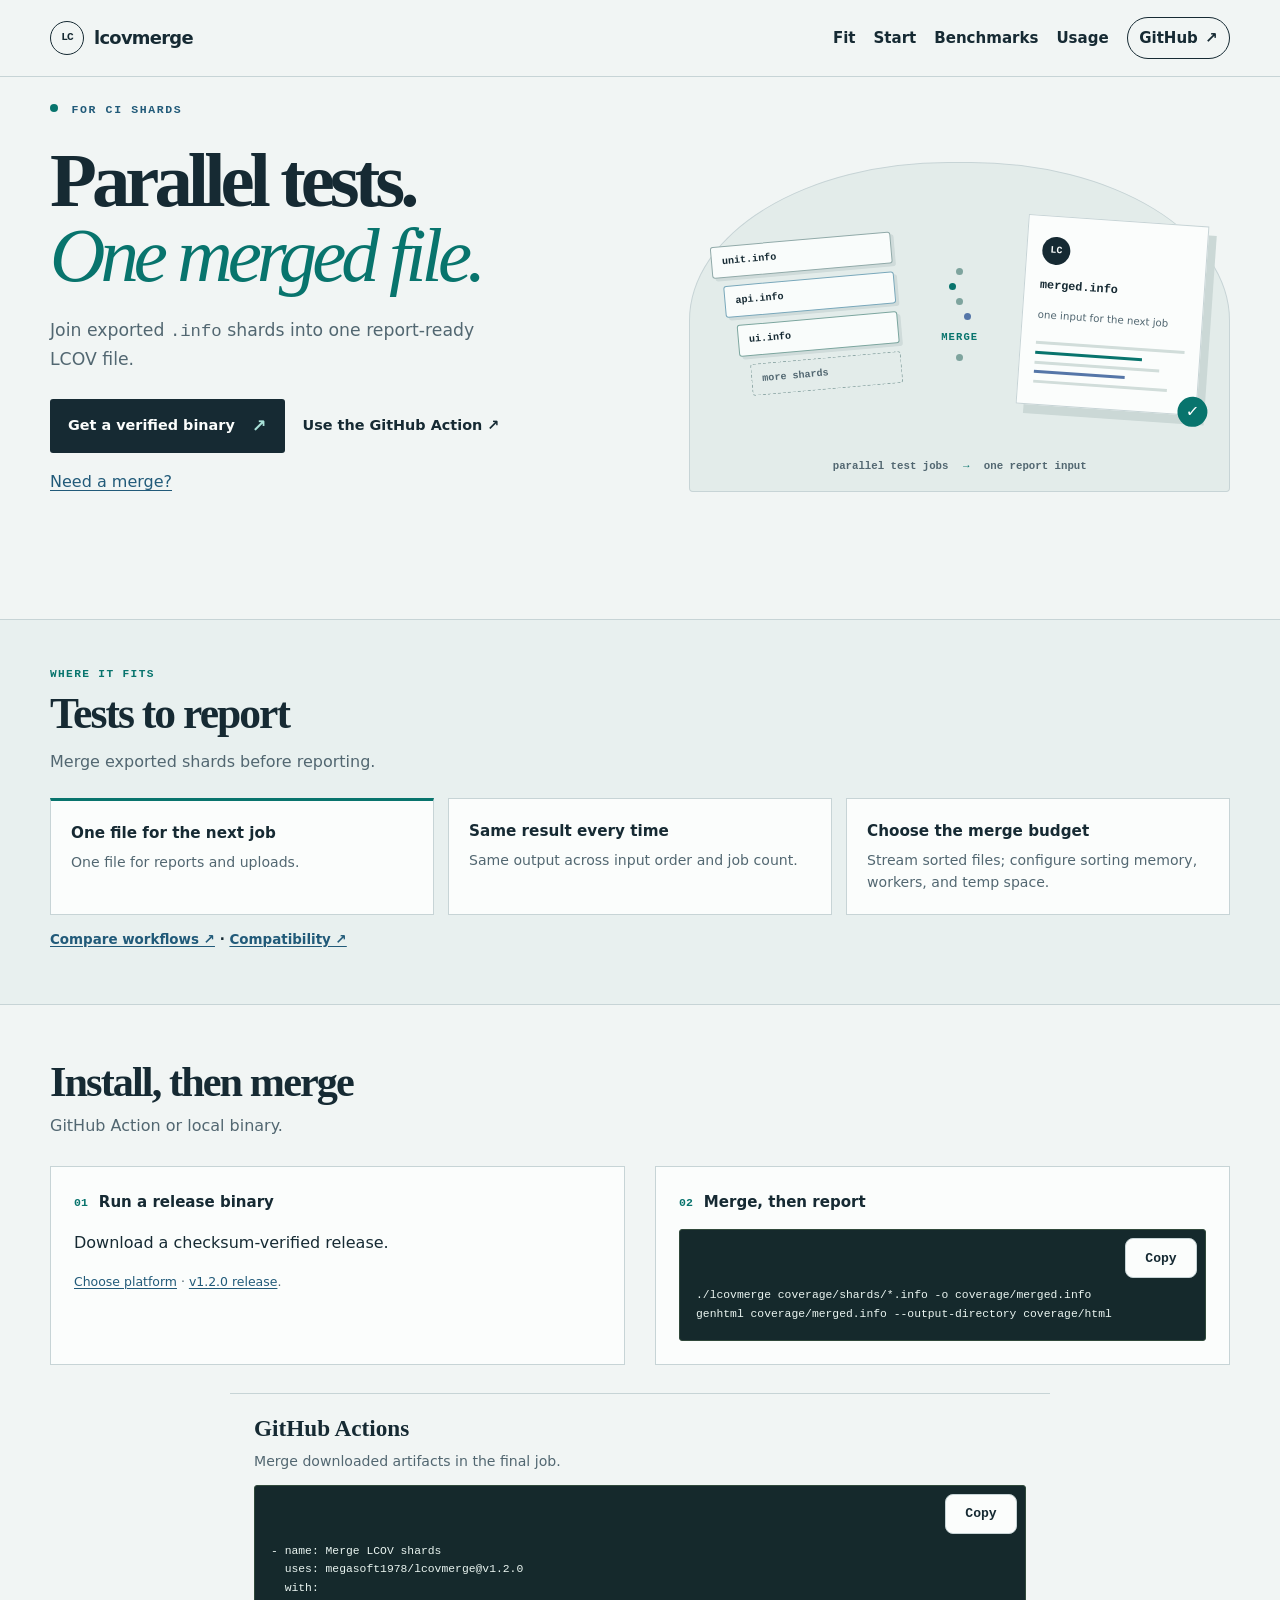
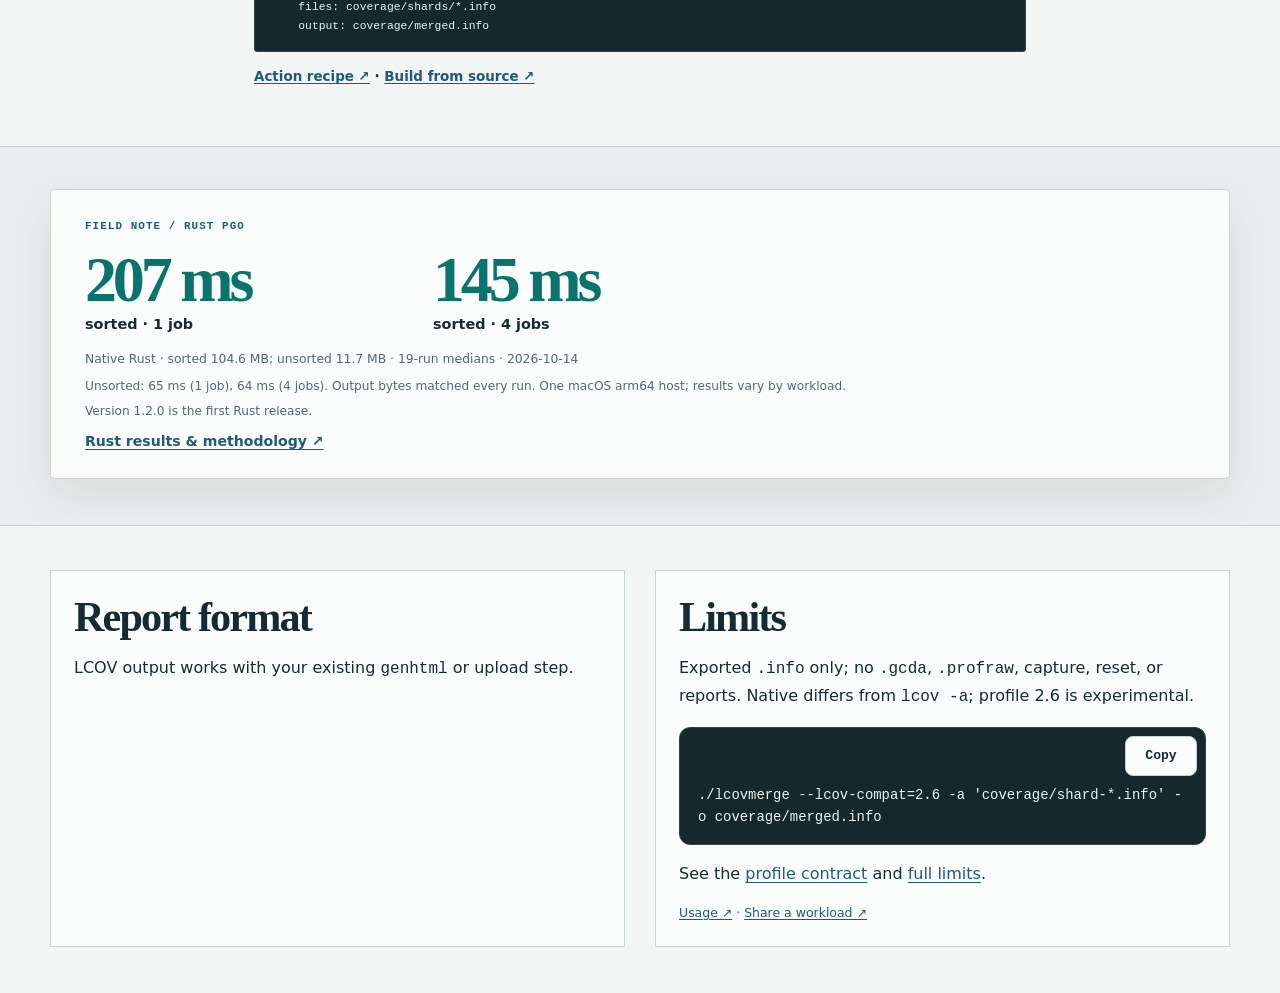
<file: docs/site/index.html>
<!doctype html>
<html lang="en">
<head>
  <meta charset="utf-8">
  <meta name="viewport" content="width=device-width, initial-scale=1">
  <meta name="theme-color" content="#f1f5f4">
  <meta name="description" content="Join the LCOV files from parallel CI test jobs into one deterministic report input. Use the native Rust CLI or verified GitHub Action.">
  <meta name="robots" content="index,follow">
  <title>LCOV file merger for parallel CI tests | lcovmerge</title>
  <link rel="canonical" href="https://megasoft1978.github.io/lcovmerge/">
  <link rel="icon" href="favicon.svg" type="image/svg+xml">
  <link rel="stylesheet" href="site.css?v=handoff-1">
  <script src="site.js" defer></script>
  <meta property="og:type" content="website">
  <meta property="og:site_name" content="lcovmerge">
  <meta property="og:title" content="LCOV file merger for parallel CI tests | lcovmerge">
  <meta property="og:description" content="Join the LCOV files from parallel CI test jobs into one deterministic report input. Use the native Rust CLI or verified GitHub Action.">
  <meta property="og:url" content="https://megasoft1978.github.io/lcovmerge/">
  <meta property="og:image" content="https://megasoft1978.github.io/lcovmerge/og-image.png?v=rust-1">
  <meta property="og:image:alt" content="lcovmerge combines exported LCOV files">
  <meta name="twitter:card" content="summary_large_image">
</head>
<body class="home-page">
  <a class="skip-link" href="#main">Skip to content</a>
  <header class="site-header">
    <div class="shell header-row">
      <a class="brand" href="index.html" aria-label="lcovmerge home">
        <span class="brand-mark" aria-hidden="true">LC</span><span class="brand-word">lcov<span>merge</span></span>
      </a>
      <nav class="main-nav" aria-label="Main navigation">
        <a href="#fit">Fit</a>
        <a href="#install">Start</a>
        <a href="benchmarks.html">Benchmarks</a>
        <a href="docs.html">Usage</a>
        <a class="nav-github" href="https://github.com/megasoft1978/lcovmerge">GitHub <span aria-hidden="true">↗</span></a>
      </nav>
    </div>
  </header>

  <main id="main" class="home-main">
    <header class="home-hero" aria-labelledby="hero-title">
      <div class="shell">
        <p class="eyebrow"><span class="signal-dot" aria-hidden="true"></span> For CI shards</p>
        <div class="home-story">
          <div class="home-story-copy">
            <h1 id="hero-title">Parallel tests.<br><em>One merged file.</em></h1>
            <p class="home-intro">Join exported <code>.info</code> shards into one report-ready LCOV file.</p>
            <div class="home-actions"><a class="home-primary" href="docs.html#install-binaries">Get a verified binary <span aria-hidden="true">↗</span></a><a class="home-secondary" href="docs.html#github-actions">Use the GitHub Action <span aria-hidden="true">↗</span></a></div>
            <p class="hero-fit-link"><a href="#fit">Need a merge?</a></p>
          </div>
          <div class="shard-art" role="img" aria-label="Several LCOV shard files flow into one merged file for a report job">
            <div class="shard-stack" aria-hidden="true"><span>unit.info</span><span>api.info</span><span>ui.info</span><span class="shard-more">more shards</span></div>
            <div class="shard-connector" aria-hidden="true"><i></i><i></i><i></i><i></i><b>merge</b><i></i></div>
            <div class="report-sheet" aria-hidden="true"><span class="report-mark">LC</span><strong>merged.info</strong><small>one input for the next job</small><div class="report-lines"><i></i><i></i><i></i><i></i><i></i></div><span class="report-check">✓</span></div>
            <p class="art-caption">parallel test jobs <span>→</span> one report input</p>
          </div>
        </div>
      </div>
    </header>

    <section class="fit-section" id="fit" aria-labelledby="fit-title">
      <div class="shell">
        <p class="eyebrow">Where it fits</p>
        <h2 id="fit-title">Tests to report</h2>
        <p class="fit-lede">Merge exported shards before reporting.</p>
        <div class="fit-grid">
          <article class="fit-card fit-card-yes">
            <h3>One file for the next job</h3>
            <p>One file for reports and uploads.</p>
          </article>
          <article class="fit-card">
            <h3>Same result every time</h3>
            <p>Same output across input order and job count.</p>
          </article>
          <article class="fit-card">
            <h3>Choose the merge budget</h3>
            <p>Stream sorted files; configure sorting memory, workers, and temp space.</p>
          </article>
        </div>
        <p class="fit-links"><a href="docs.html#workflow-fit">Compare workflows ↗</a> · <a href="docs.html#compatibility">Compatibility ↗</a></p>
      </div>
    </section>

    <section class="home-start" id="install" aria-labelledby="start-title">
      <div class="shell">
        <h2 id="start-title">Install, then merge</h2>
        <p class="start-lede">GitHub Action or local binary.</p>
        <div class="home-columns">
          <div>
            <h3><span class="step-number">01</span> Run a release binary</h3>
            <p>Download a checksum-verified release.</p>
            <p class="home-note"><a href="docs.html#install-binaries">Choose platform</a> · <a href="https://github.com/megasoft1978/lcovmerge/releases/tag/v1.2.0">v1.2.0 release</a>.</p>
          </div>
          <div>
            <h3><span class="step-number">02</span> Merge, then report</h3>
            <pre class="code-block" data-copy-label="Copy merge and report commands"><code>./lcovmerge coverage/shards/*.info -o coverage/merged.info
genhtml coverage/merged.info --output-directory coverage/html</code></pre>
          </div>
        </div>
        <div class="home-action-guide">
          <h3>GitHub Actions</h3>
            <p>Merge downloaded artifacts in the final job.</p>
          <pre class="code-block" data-copy-label="Copy GitHub Action step"><code>- name: Merge LCOV shards
  uses: megasoft1978/lcovmerge@v1.2.0
  with:
    files: coverage/shards/*.info
    output: coverage/merged.info</code></pre>
          <p class="fit-links"><a href="docs.html#github-actions">Action recipe ↗</a> · <a href="docs.html#first-run">Build from source ↗</a></p>
        </div>
      </div>
    </section>

    <section class="benchmark-section" aria-labelledby="benchmark-heading">
      <div class="shell">
        <h2 id="benchmark-heading" class="sr-only">Generated workload benchmark</h2>
        <div class="featured-benchmark" role="group" aria-label="Generated workload benchmark">
          <!-- HOME-BENCHMARK:START -->
<h2 id="home-title" class="home-stats"><span class="home-stat"><strong>207 ms</strong><small>sorted · 1 job</small></span><span class="home-stat"><strong>145 ms</strong><small>sorted · 4 jobs</small></span></h2>
<p class="featured-meta">Native Rust · sorted 104.6 MB; unsorted 11.7 MB · 19-run medians · 2026-10-14</p>
<p class="generated-note">Unsorted: 65 ms (1 job), 64 ms (4 jobs). Output bytes matched every run. One macOS arm64 host; results vary by workload.</p>
<p class="generated-note">Version 1.2.0 is the first Rust release.</p>
<a class="text-link" href="benchmarks.html">Rust results &amp; methodology ↗</a>
<!-- HOME-BENCHMARK:END -->
        </div>
      </div>
    </section>

    <section class="home-limits" aria-labelledby="limits-title">
      <div class="shell home-columns">
        <div>
          <h2 id="limits-title">Report format</h2>
          <p>LCOV output works with your existing <code>genhtml</code> or upload step.</p>
        </div>
        <div>
          <h2>Limits</h2>
          <p>Exported <code>.info</code> only; no <code>.gcda</code>, <code>.profraw</code>, capture, reset, or reports. Native differs from <code>lcov -a</code>; profile 2.6 is experimental.</p>
          <pre class="code-block" data-copy-label="Copy LCOV profile merge command"><code>./lcovmerge --lcov-compat=2.6 -a 'coverage/shard-*.info' -o coverage/merged.info</code></pre>
          <p>See the <a href="https://github.com/megasoft1978/lcovmerge/blob/main/docs/LCOV-PROFILE.md">profile contract</a> and <a href="https://github.com/megasoft1978/lcovmerge/blob/main/docs/LIMITATIONS.md">full limits</a>.</p>
          <p class="home-doc-links"><a href="docs.html">Usage ↗</a> · <a href="https://github.com/megasoft1978/lcovmerge/blob/main/docs/REAL-WORKLOADS.md">Share a workload ↗</a></p>
        </div>
      </div>
    </section>
  </main>

</body>
</html>
</file>
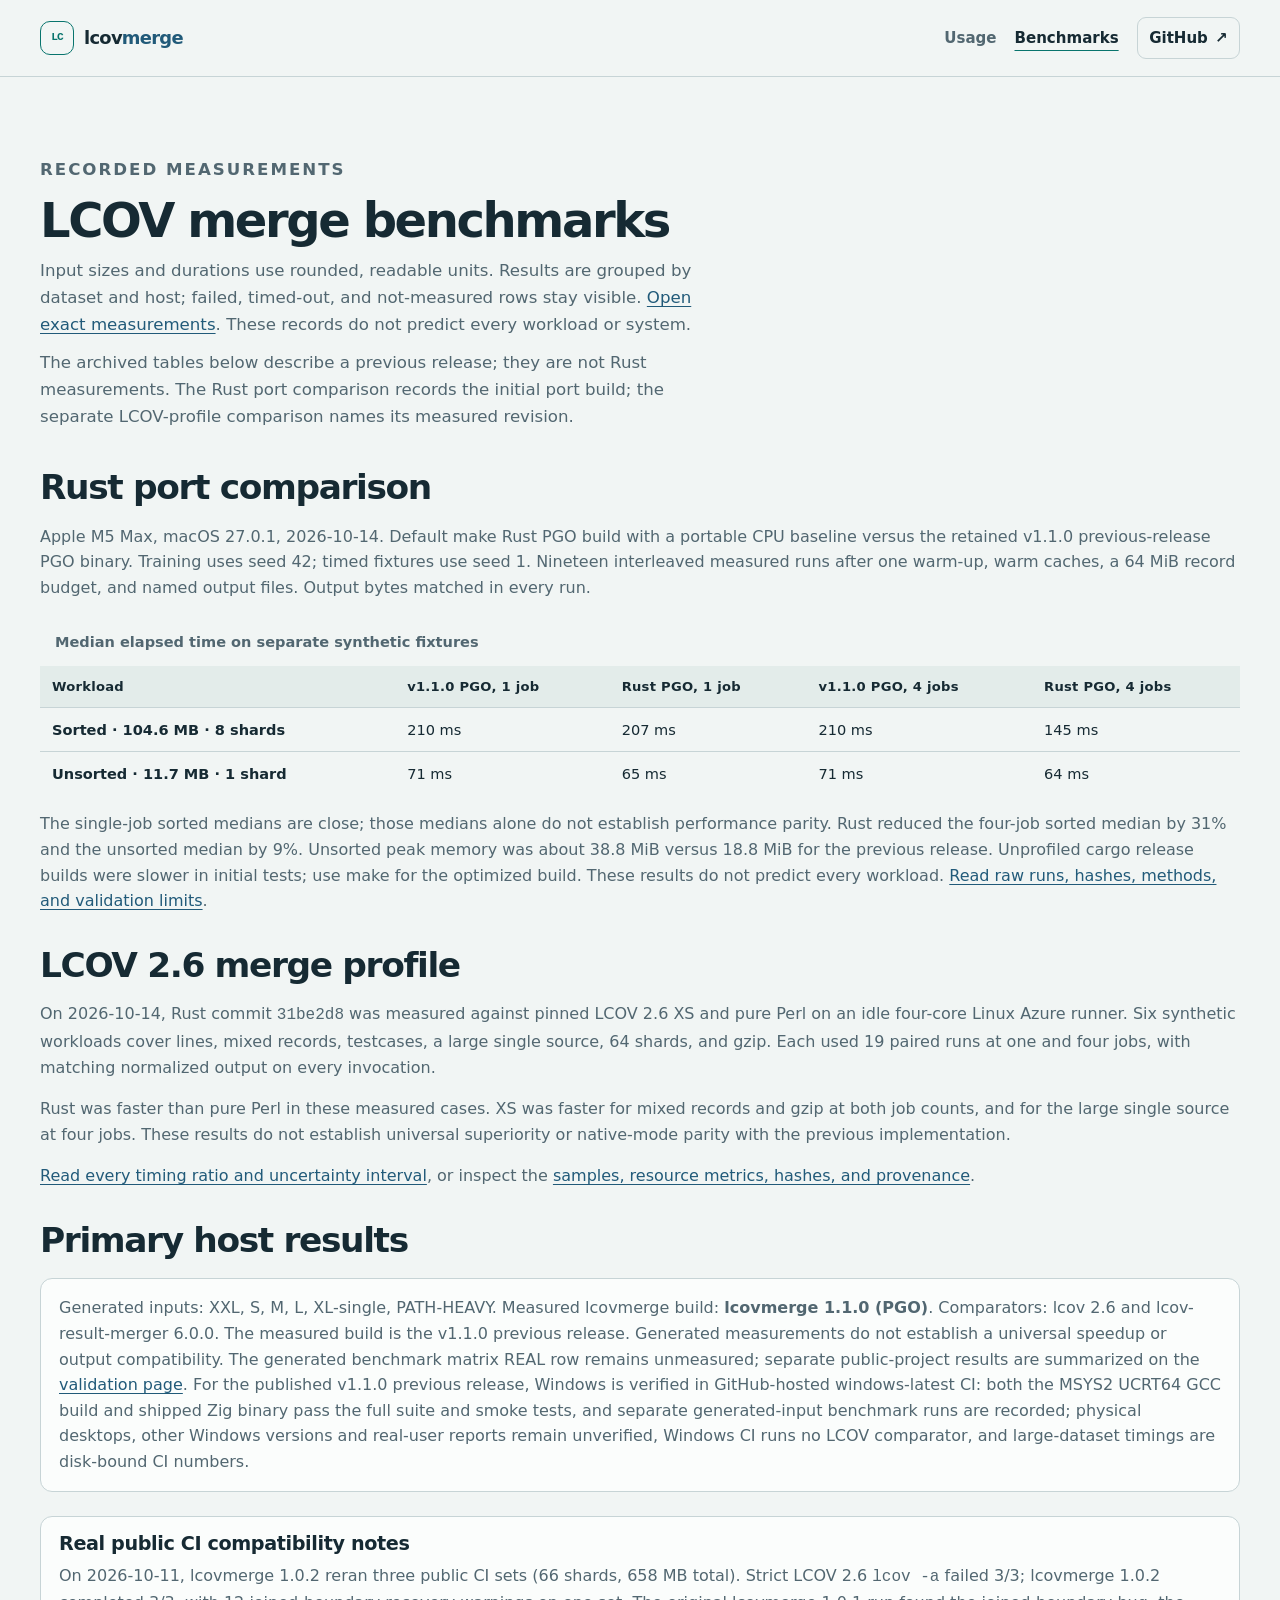
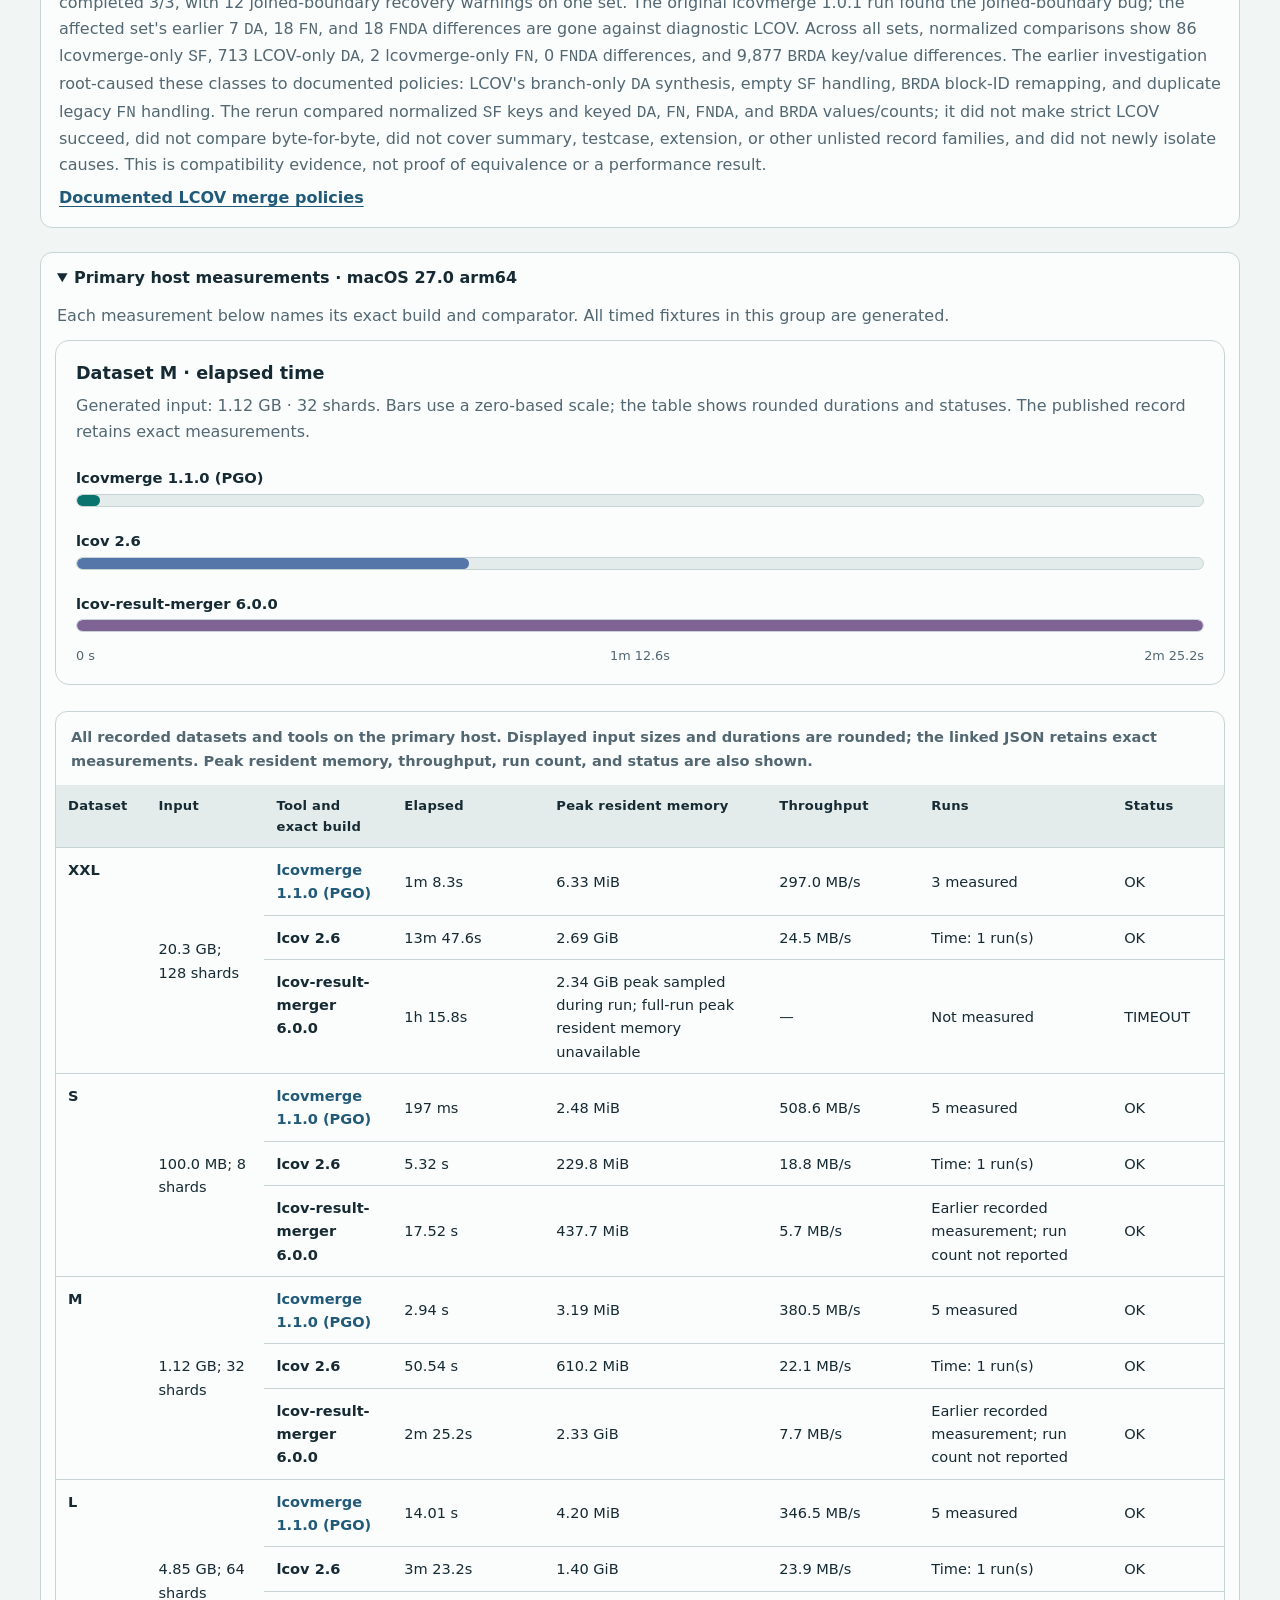
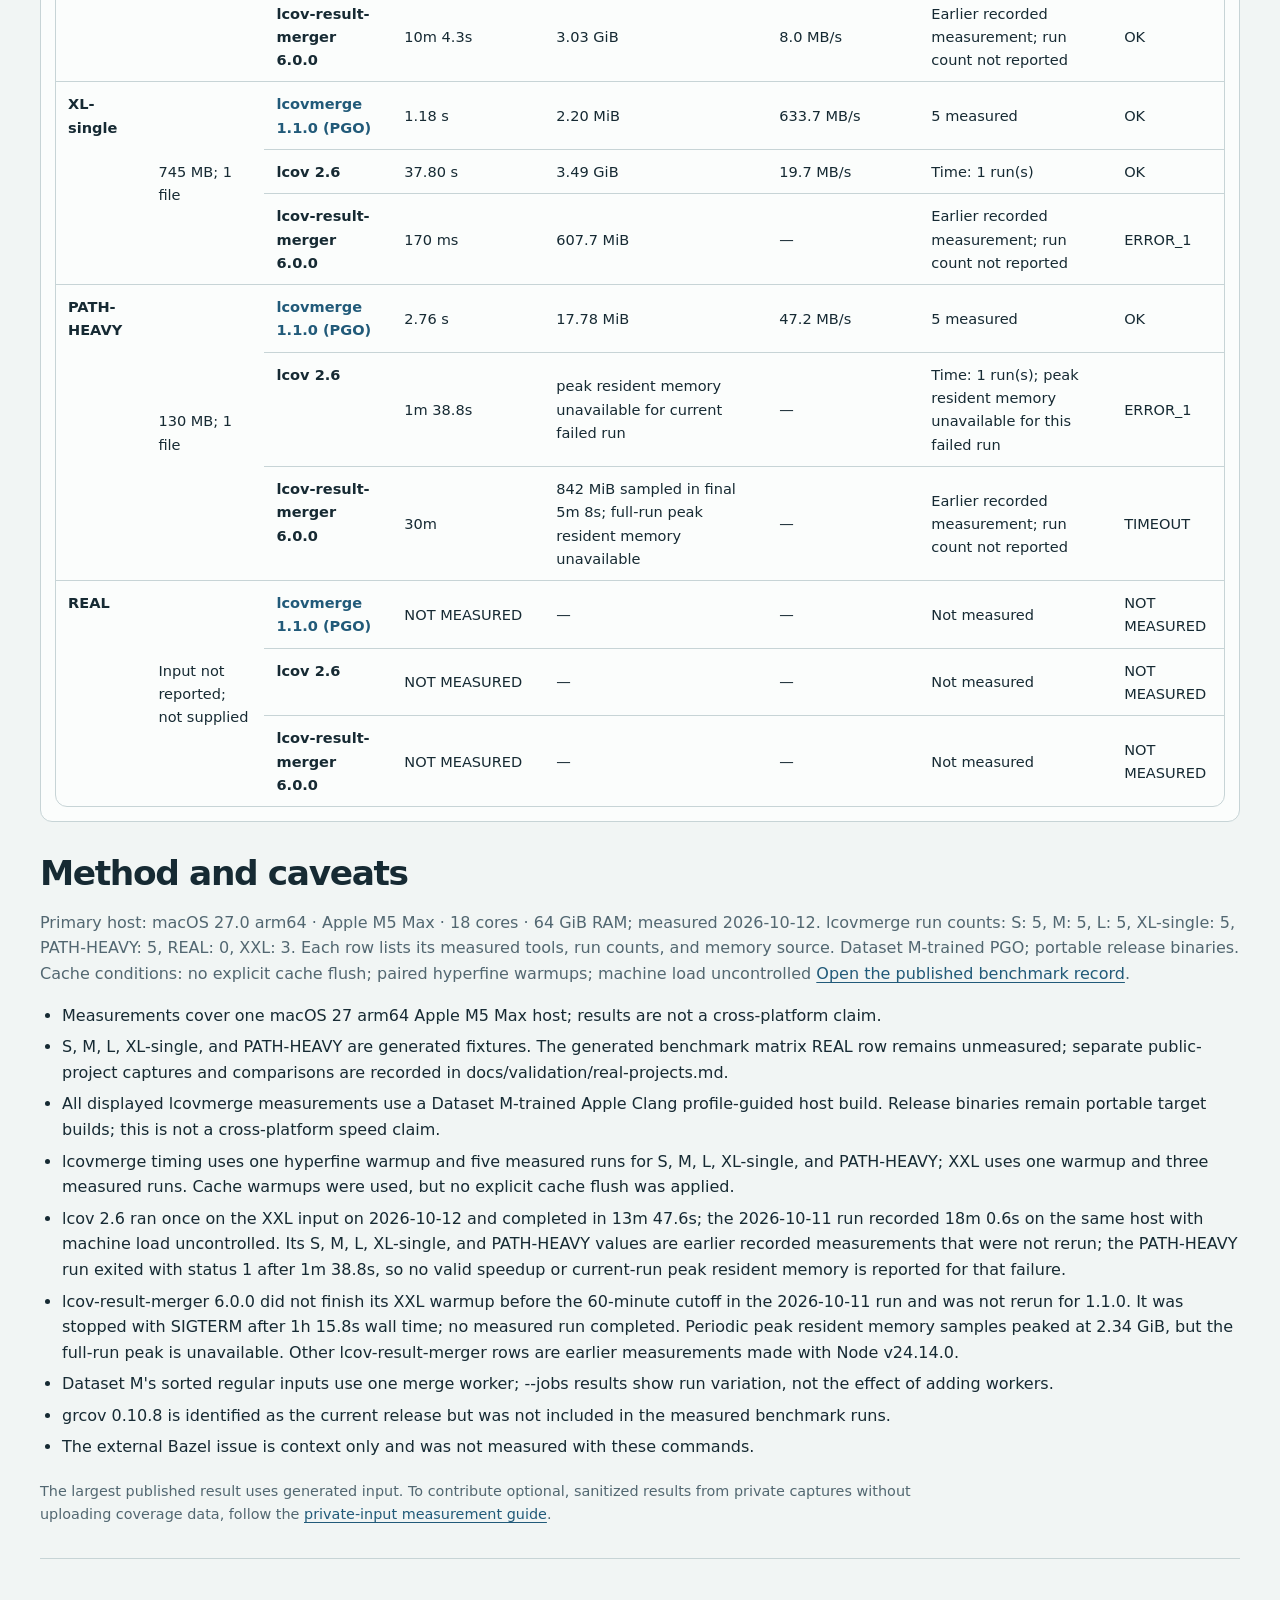
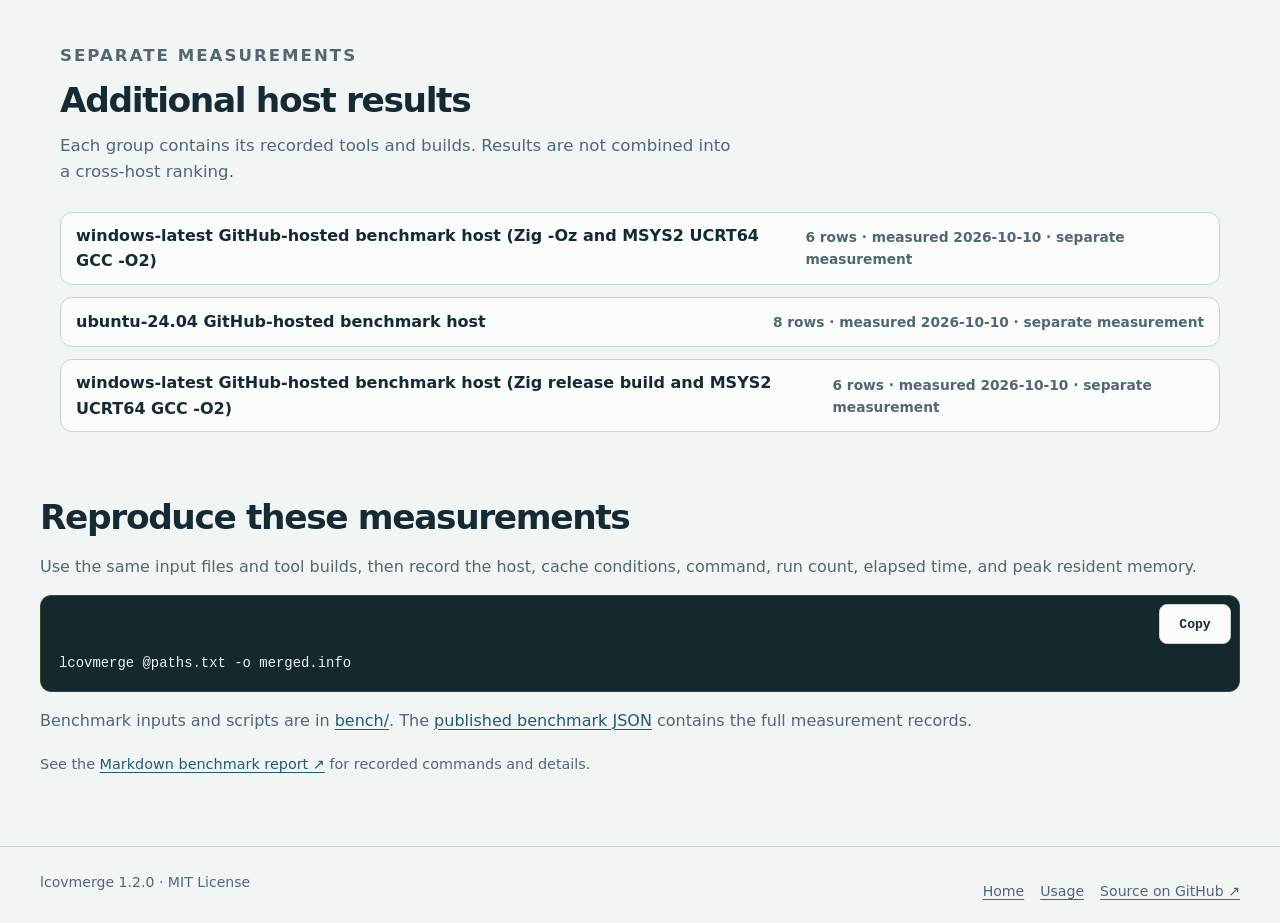
<file: docs/site/benchmarks.html>
<!doctype html>
<html lang="en" class="no-js">
<head>
  <meta charset="utf-8">
  <meta name="viewport" content="width=device-width, initial-scale=1">
  <meta name="theme-color" content="#f6f9f7" media="(prefers-color-scheme: light)">
  <meta name="theme-color" content="#09130f" media="(prefers-color-scheme: dark)">
  <meta name="description" content="Exact LCOV merge benchmark results by dataset and host, with run counts, failures, and method.">
  <meta name="robots" content="index,follow">
  <title>LCOV merge benchmarks — lcovmerge</title>
  <link rel="canonical" href="https://megasoft1978.github.io/lcovmerge/benchmarks.html">
  <link rel="icon" href="favicon.svg" type="image/svg+xml">
  <link rel="stylesheet" href="site.css">
  <link rel="stylesheet" href="pages.css">
  <script src="site.js" defer></script>
  <meta property="og:type" content="website">
  <meta property="og:site_name" content="lcovmerge">
  <meta property="og:title" content="LCOV merge benchmarks — lcovmerge">
  <meta property="og:description" content="Exact LCOV merge benchmark results by dataset and host, with run counts, failures, and method.">
  <meta property="og:url" content="https://megasoft1978.github.io/lcovmerge/benchmarks.html">
  <meta property="og:image" content="https://megasoft1978.github.io/lcovmerge/og-image.png?v=rust-1">
  <meta property="og:image:alt" content="lcovmerge benchmark records grouped by dataset and host">
  <meta name="twitter:card" content="summary_large_image">
  <meta name="twitter:title" content="LCOV merge benchmarks — lcovmerge">
  <meta name="twitter:description" content="Exact LCOV merge benchmark results by dataset and host, with run counts, failures, and method.">
  <meta name="twitter:image" content="https://megasoft1978.github.io/lcovmerge/og-image.png?v=rust-1">
  <meta name="twitter:image:alt" content="lcovmerge benchmark records grouped by dataset and host">
</head>
<body>
  <a class="skip-link" href="#main">Skip to content</a>
  <span id="copy-status" class="sr-only" aria-live="polite" aria-atomic="true"></span>
  <header class="site-header">
    <div class="shell header-row">
      <a class="brand" href="index.html" aria-label="lcovmerge home"><span class="brand-mark" aria-hidden="true">LC</span><span class="brand-word">lcov<span>merge</span></span></a>
      <nav class="main-nav" aria-label="Main navigation">
        <a href="docs.html">Usage</a>
        <a href="benchmarks.html" aria-current="page">Benchmarks</a>
        <a class="nav-github" href="https://github.com/megasoft1978/lcovmerge">GitHub <span aria-hidden="true">↗</span></a>
      </nav>
    </div>
  </header>
  <main id="main" class="shell benchmark-page">
    <header class="page-intro">
      <p class="eyebrow">Recorded measurements</p>
      <h1>LCOV merge benchmarks</h1>
      <p>Input sizes and durations use rounded, readable units. Results are grouped by dataset and host; failed, timed-out, and not-measured rows stay visible. <a href="data/benchmarks.json">Open exact measurements</a>. These records do not predict every workload or system.</p>
      <p class="small-note">The archived tables below describe a previous release; they are not Rust measurements. The Rust port comparison records the initial port build; the separate LCOV-profile comparison names its measured revision.</p>
    </header>
    <div class="page-body">
      <section id="rust-port-comparison" aria-labelledby="rust-port-title">
        <h2 id="rust-port-title">Rust port comparison</h2>
        <p>Apple M5 Max, macOS 27.0.1, 2026-10-14. Default make Rust PGO build with a portable CPU baseline versus the retained v1.1.0 previous-release PGO binary. Training uses seed 42; timed fixtures use seed 1. Nineteen interleaved measured runs after one warm-up, warm caches, a 64 MiB record budget, and named output files. Output bytes matched in every run.</p>
        <div class="table-scroll">
          <table>
            <caption>Median elapsed time on separate synthetic fixtures</caption>
            <thead><tr><th scope="col">Workload</th><th scope="col">v1.1.0 PGO, 1 job</th><th scope="col">Rust PGO, 1 job</th><th scope="col">v1.1.0 PGO, 4 jobs</th><th scope="col">Rust PGO, 4 jobs</th></tr></thead>
            <tbody><tr><th scope="row">Sorted · 104.6 MB · 8 shards</th><td>210 ms</td><td>207 ms</td><td>210 ms</td><td>145 ms</td></tr><tr><th scope="row">Unsorted · 11.7 MB · 1 shard</th><td>71 ms</td><td>65 ms</td><td>71 ms</td><td>64 ms</td></tr></tbody>
          </table>
        </div>
        <p>The single-job sorted medians are close; those medians alone do not establish performance parity. Rust reduced the four-job sorted median by 31% and the unsorted median by 9%. Unsorted peak memory was about 38.8 MiB versus 18.8 MiB for the previous release. Unprofiled cargo release builds were slower in initial tests; use make for the optimized build. These results do not predict every workload. <a href="data/rust-port-validation.json">Read raw runs, hashes, methods, and validation limits</a>.</p>
      </section>
      <section id="lcov-profile-comparison" aria-labelledby="lcov-profile-title">
        <h2 id="lcov-profile-title">LCOV 2.6 merge profile</h2>
        <p>On 2026-10-14, Rust commit <code>31be2d8</code> was measured against pinned LCOV 2.6 XS and pure Perl on an idle four-core Linux Azure runner. Six synthetic workloads cover lines, mixed records, testcases, a large single source, 64 shards, and gzip. Each used 19 paired runs at one and four jobs, with matching normalized output on every invocation.</p>
        <p>Rust was faster than pure Perl in these measured cases. XS was faster for mixed records and gzip at both job counts, and for the large single source at four jobs. These results do not establish universal superiority or native-mode parity with the previous implementation.</p>
        <p><a href="https://github.com/megasoft1978/lcovmerge/blob/main/docs/BENCHMARKS.md#isolated-linux-characterization-2026-10-14">Read every timing ratio and uncertainty interval</a>, or inspect the <a href="https://github.com/megasoft1978/lcovmerge/blob/main/data/lcov-profile-validation.json">samples, resource metrics, hashes, and provenance</a>.</p>
      </section>
      <section id="primary-results" aria-labelledby="results-title">
        <h2 id="results-title">Primary host results</h2>
        <div class="benchmark-scope"><!-- SITE-BENCHMARK-SCOPE:START -->
<p>Generated inputs: XXL, S, M, L, XL-single, PATH-HEAVY. Measured lcovmerge build: <strong>lcovmerge 1.1.0 (PGO)</strong>. Comparators: lcov 2.6 and lcov-result-merger 6.0.0. The measured build is the v1.1.0 previous release. Generated measurements do not establish a universal speedup or output compatibility. The generated benchmark matrix REAL row remains unmeasured; separate public-project results are summarized on the <a href="https://github.com/megasoft1978/lcovmerge/blob/main/docs/validation/real-projects.md">validation page</a>. For the published v1.1.0 previous release, Windows is verified in GitHub-hosted windows-latest CI: both the MSYS2 UCRT64 GCC build and shipped Zig binary pass the full suite and smoke tests, and separate generated-input benchmark runs are recorded; physical desktops, other Windows versions and real-user reports remain unverified, Windows CI runs no LCOV comparator, and large-dataset timings are disk-bound CI numbers.</p>
<!-- SITE-BENCHMARK-SCOPE:END --></div>
<section class="public-compatibility-note" id="public-compatibility" aria-labelledby="public-compatibility-title">
          <h2 id="public-compatibility-title">Real public CI compatibility notes</h2>
          <p>On 2026-10-11, lcovmerge 1.0.2 reran three public CI sets (66 shards, 658 MB total). Strict LCOV 2.6 <code>lcov -a</code> failed 3/3; lcovmerge 1.0.2 completed 3/3, with 12 joined-boundary recovery warnings on one set. The original lcovmerge 1.0.1 run found the joined-boundary bug; the affected set's earlier 7 <code>DA</code>, 18 <code>FN</code>, and 18 <code>FNDA</code> differences are gone against diagnostic LCOV. Across all sets, normalized comparisons show 86 lcovmerge-only <code>SF</code>, 713 LCOV-only <code>DA</code>, 2 lcovmerge-only <code>FN</code>, 0 <code>FNDA</code> differences, and 9,877 <code>BRDA</code> key/value differences. The earlier investigation root-caused these classes to documented policies: LCOV's branch-only <code>DA</code> synthesis, empty <code>SF</code> handling, <code>BRDA</code> block-ID remapping, and duplicate legacy <code>FN</code> handling. The rerun compared normalized <code>SF</code> keys and keyed <code>DA</code>, <code>FN</code>, <code>FNDA</code>, and <code>BRDA</code> values/counts; it did not make strict LCOV succeed, did not compare byte-for-byte, did not cover summary, testcase, extension, or other unlisted record families, and did not newly isolate causes. This is compatibility evidence, not proof of equivalence or a performance result.</p>
          <p><a href="https://github.com/megasoft1978/lcovmerge/blob/main/docs/COMPATIBILITY.md#policy-differences">Documented LCOV merge policies</a></p>
        </section>
        <details class="primary-host-block" open>
          <summary>Primary host measurements · macOS 27.0 arm64</summary>
          <p class="host-intro">Each measurement below names its exact build and comparator. All timed fixtures in this group are generated.</p>
          <figure class="benchmark-chart" aria-labelledby="chart-m-title">
            <!-- SITE-BENCHMARK-CHARTS:START -->
<figcaption><h3 id="chart-m-title">Dataset M · elapsed time</h3><p>Generated input: 1.12 GB · 32 shards. Bars use a zero-based scale; the table shows rounded durations and statuses. The published record retains exact measurements.</p></figcaption><ul class="bar-chart" aria-label="M elapsed-time comparison; rounded durations and statuses are in the table below"><li class="bar-chart-item lcovmerge"><div class="bar-chart-label"><span class="bar-chart-tool">lcovmerge 1.1.0 (PGO)</span></div><div class="bar-track" aria-hidden="true"><span class="bar-fill" style="width:2.025%"></span></div></li><li class="bar-chart-item lcov"><div class="bar-chart-label"><span class="bar-chart-tool">lcov 2.6</span></div><div class="bar-track" aria-hidden="true"><span class="bar-fill" style="width:34.815%"></span></div></li><li class="bar-chart-item lcov-result-merger"><div class="bar-chart-label"><span class="bar-chart-tool">lcov-result-merger 6.0.0</span></div><div class="bar-track" aria-hidden="true"><span class="bar-fill" style="width:100.000%"></span></div></li></ul><div class="bar-axis" role="img" aria-label="Elapsed-time scale from 0 to 2m 25.2s"><span>0 s</span><span>1m 12.6s</span><span>2m 25.2s</span></div>
<!-- SITE-BENCHMARK-CHARTS:END -->
          </figure>
          <div class="table-wrap desktop-benchmark-table" role="region" tabindex="0" aria-label="Primary host benchmark results, scroll horizontally if needed">
            <table class="benchmark-table">
              <caption>All recorded datasets and tools on the primary host. Displayed input sizes and durations are rounded; the linked JSON retains exact measurements. Peak resident memory, throughput, run count, and status are also shown.</caption>
              <thead><tr><th scope="col">Dataset</th><th scope="col">Input</th><th scope="col">Tool and exact build</th><th scope="col">Elapsed</th><th scope="col">Peak resident memory</th><th scope="col">Throughput</th><th scope="col">Runs</th><th scope="col">Status</th></tr></thead>
              <tbody><!-- SITE-BENCHMARK-RESULTS:START -->
<tr><th scope="rowgroup" rowspan="3">XXL</th><td rowspan="3">20.3 GB; 128 shards</td><th scope="row" class="tool-primary">lcovmerge 1.1.0 (PGO)</th><td class="table-numeric">1m 8.3s</td><td class="table-numeric">6.33 MiB</td><td class="table-numeric">297.0 MB/s</td><td>3 measured</td><td>OK</td></tr>
<tr><th scope="row">lcov 2.6</th><td class="table-numeric">13m 47.6s</td><td class="table-numeric">2.69 GiB</td><td class="table-numeric">24.5 MB/s</td><td>Time: 1 run(s)</td><td>OK</td></tr>
<tr><th scope="row">lcov-result-merger 6.0.0</th><td class="table-numeric">1h 15.8s</td><td class="table-numeric">2.34 GiB peak sampled during run; full-run peak resident memory unavailable</td><td class="table-numeric">—</td><td>Not measured</td><td>TIMEOUT</td></tr>
<tr><th scope="rowgroup" rowspan="3">S</th><td rowspan="3">100.0 MB; 8 shards</td><th scope="row" class="tool-primary">lcovmerge 1.1.0 (PGO)</th><td class="table-numeric">197 ms</td><td class="table-numeric">2.48 MiB</td><td class="table-numeric">508.6 MB/s</td><td>5 measured</td><td>OK</td></tr>
<tr><th scope="row">lcov 2.6</th><td class="table-numeric">5.32 s</td><td class="table-numeric">229.8 MiB</td><td class="table-numeric">18.8 MB/s</td><td>Time: 1 run(s)</td><td>OK</td></tr>
<tr><th scope="row">lcov-result-merger 6.0.0</th><td class="table-numeric">17.52 s</td><td class="table-numeric">437.7 MiB</td><td class="table-numeric">5.7 MB/s</td><td>Earlier recorded measurement; run count not reported</td><td>OK</td></tr>
<tr><th scope="rowgroup" rowspan="3">M</th><td rowspan="3">1.12 GB; 32 shards</td><th scope="row" class="tool-primary">lcovmerge 1.1.0 (PGO)</th><td class="table-numeric">2.94 s</td><td class="table-numeric">3.19 MiB</td><td class="table-numeric">380.5 MB/s</td><td>5 measured</td><td>OK</td></tr>
<tr><th scope="row">lcov 2.6</th><td class="table-numeric">50.54 s</td><td class="table-numeric">610.2 MiB</td><td class="table-numeric">22.1 MB/s</td><td>Time: 1 run(s)</td><td>OK</td></tr>
<tr><th scope="row">lcov-result-merger 6.0.0</th><td class="table-numeric">2m 25.2s</td><td class="table-numeric">2.33 GiB</td><td class="table-numeric">7.7 MB/s</td><td>Earlier recorded measurement; run count not reported</td><td>OK</td></tr>
<tr><th scope="rowgroup" rowspan="3">L</th><td rowspan="3">4.85 GB; 64 shards</td><th scope="row" class="tool-primary">lcovmerge 1.1.0 (PGO)</th><td class="table-numeric">14.01 s</td><td class="table-numeric">4.20 MiB</td><td class="table-numeric">346.5 MB/s</td><td>5 measured</td><td>OK</td></tr>
<tr><th scope="row">lcov 2.6</th><td class="table-numeric">3m 23.2s</td><td class="table-numeric">1.40 GiB</td><td class="table-numeric">23.9 MB/s</td><td>Time: 1 run(s)</td><td>OK</td></tr>
<tr><th scope="row">lcov-result-merger 6.0.0</th><td class="table-numeric">10m 4.3s</td><td class="table-numeric">3.03 GiB</td><td class="table-numeric">8.0 MB/s</td><td>Earlier recorded measurement; run count not reported</td><td>OK</td></tr>
<tr><th scope="rowgroup" rowspan="3">XL-single</th><td rowspan="3">745 MB; 1 file</td><th scope="row" class="tool-primary">lcovmerge 1.1.0 (PGO)</th><td class="table-numeric">1.18 s</td><td class="table-numeric">2.20 MiB</td><td class="table-numeric">633.7 MB/s</td><td>5 measured</td><td>OK</td></tr>
<tr><th scope="row">lcov 2.6</th><td class="table-numeric">37.80 s</td><td class="table-numeric">3.49 GiB</td><td class="table-numeric">19.7 MB/s</td><td>Time: 1 run(s)</td><td>OK</td></tr>
<tr><th scope="row">lcov-result-merger 6.0.0</th><td class="table-numeric">170 ms</td><td class="table-numeric">607.7 MiB</td><td class="table-numeric">—</td><td>Earlier recorded measurement; run count not reported</td><td>ERROR_1</td></tr>
<tr><th scope="rowgroup" rowspan="3">PATH-HEAVY</th><td rowspan="3">130 MB; 1 file</td><th scope="row" class="tool-primary">lcovmerge 1.1.0 (PGO)</th><td class="table-numeric">2.76 s</td><td class="table-numeric">17.78 MiB</td><td class="table-numeric">47.2 MB/s</td><td>5 measured</td><td>OK</td></tr>
<tr><th scope="row">lcov 2.6</th><td class="table-numeric">1m 38.8s</td><td class="table-numeric">peak resident memory unavailable for current failed run</td><td class="table-numeric">—</td><td>Time: 1 run(s); peak resident memory unavailable for this failed run</td><td>ERROR_1</td></tr>
<tr><th scope="row">lcov-result-merger 6.0.0</th><td class="table-numeric">30m</td><td class="table-numeric">842 MiB sampled in final 5m 8s; full-run peak resident memory unavailable</td><td class="table-numeric">—</td><td>Earlier recorded measurement; run count not reported</td><td>TIMEOUT</td></tr>
<tr><th scope="rowgroup" rowspan="3">REAL</th><td rowspan="3">Input not reported; not supplied</td><th scope="row" class="tool-primary">lcovmerge 1.1.0 (PGO)</th><td class="table-numeric">NOT MEASURED</td><td class="table-numeric">—</td><td class="table-numeric">—</td><td>Not measured</td><td>NOT MEASURED</td></tr>
<tr><th scope="row">lcov 2.6</th><td class="table-numeric">NOT MEASURED</td><td class="table-numeric">—</td><td class="table-numeric">—</td><td>Not measured</td><td>NOT MEASURED</td></tr>
<tr><th scope="row">lcov-result-merger 6.0.0</th><td class="table-numeric">NOT MEASURED</td><td class="table-numeric">—</td><td class="table-numeric">—</td><td>Not measured</td><td>NOT MEASURED</td></tr>
<!-- SITE-BENCHMARK-RESULTS:END --></tbody>
            </table>
          </div>
          <div class="benchmark-mobile-list" aria-label="Primary host dataset cards">
            <!-- SITE-BENCHMARK-MOBILE-RESULTS:START -->
<article class="benchmark-dataset-card"><h3>Dataset XXL · Generated sharded LCOV input.</h3><p>Input: 20.3 GB · 128 shards · Generated</p><p class="benchmark-card-host">Host: macOS 27.0 arm64 · Apple M5 Max · 18 cores · 64 GiB RAM</p><div class="mobile-result-list"><section class="mobile-tool-result"><h4>lcovmerge 1.1.0 (PGO)</h4><p class="mobile-result-meta"><span class="elapsed">Elapsed: 1m 8.3s</span><span class="status">Status: OK</span></p><p class="mobile-run-note">Run and memory record: 3 measured</p><details><summary>Peak memory and throughput</summary><dl class="mobile-result-details"><dt>Peak resident memory</dt><dd>6.33 MiB</dd><dt>Memory record</dt><dd>Hyperfine 2.0.0 memory_peak_resident; maximum over measured runs</dd><dt>Throughput</dt><dd>297.0 MB/s</dd></dl></details></section><section class="mobile-tool-result"><h4>lcov 2.6</h4><p class="mobile-result-meta"><span class="elapsed">Elapsed: 13m 47.6s</span><span class="status">Status: OK</span></p><p class="mobile-run-note">Run and memory record: Time: 1 run(s)</p><details><summary>Peak memory and throughput</summary><dl class="mobile-result-details"><dt>Peak resident memory</dt><dd>2.69 GiB</dd><dt>Memory record</dt><dd>measured in the 2026-10-12 XXL run</dd><dt>Throughput</dt><dd>24.5 MB/s</dd></dl></details></section><section class="mobile-tool-result"><h4>lcov-result-merger 6.0.0</h4><p class="mobile-result-meta"><span class="elapsed">Elapsed: 1h 15.8s</span><span class="status">Status: TIMEOUT</span></p><p class="mobile-run-note">Run and memory record: Not measured</p><details><summary>Peak memory and throughput</summary><dl class="mobile-result-details"><dt>Peak resident memory</dt><dd>2.34 GiB peak sampled during run; full-run peak resident memory unavailable</dd><dt>Memory record</dt><dd>2.34 GiB peak sampled during run; full-run peak resident memory unavailable</dd><dt>Throughput</dt><dd>—</dd></dl></details></section></div></article>
<article class="benchmark-dataset-card"><h3>Dataset S · Generated sharded LCOV input.</h3><p>Input: 100.0 MB · 8 shards · Generated</p><p class="benchmark-card-host">Host: macOS 27.0 arm64 · Apple M5 Max · 18 cores · 64 GiB RAM</p><div class="mobile-result-list"><section class="mobile-tool-result"><h4>lcovmerge 1.1.0 (PGO)</h4><p class="mobile-result-meta"><span class="elapsed">Elapsed: 197 ms</span><span class="status">Status: OK</span></p><p class="mobile-run-note">Run and memory record: 5 measured</p><details><summary>Peak memory and throughput</summary><dl class="mobile-result-details"><dt>Peak resident memory</dt><dd>2.48 MiB</dd><dt>Memory record</dt><dd>Hyperfine 2.0.0 memory_peak_resident; maximum over measured runs</dd><dt>Throughput</dt><dd>508.6 MB/s</dd></dl></details></section><section class="mobile-tool-result"><h4>lcov 2.6</h4><p class="mobile-result-meta"><span class="elapsed">Elapsed: 5.32 s</span><span class="status">Status: OK</span></p><p class="mobile-run-note">Run and memory record: Time: 1 run(s)</p><details><summary>Peak memory and throughput</summary><dl class="mobile-result-details"><dt>Peak resident memory</dt><dd>229.8 MiB</dd><dt>Memory record</dt><dd>Hyperfine 2.0.0 memory_peak_resident; maximum over measured runs</dd><dt>Throughput</dt><dd>18.8 MB/s</dd></dl></details></section><section class="mobile-tool-result"><h4>lcov-result-merger 6.0.0</h4><p class="mobile-result-meta"><span class="elapsed">Elapsed: 17.52 s</span><span class="status">Status: OK</span></p><p class="mobile-run-note">Run and memory record: Earlier recorded measurement; run count not reported</p><details><summary>Peak memory and throughput</summary><dl class="mobile-result-details"><dt>Peak resident memory</dt><dd>437.7 MiB</dd><dt>Memory record</dt><dd>Earlier recorded measurement; run count not reported</dd><dt>Throughput</dt><dd>5.7 MB/s</dd></dl></details></section></div></article>
<article class="benchmark-dataset-card"><h3>Dataset M · Generated sharded LCOV input.</h3><p>Input: 1.12 GB · 32 shards · Generated</p><p class="benchmark-card-host">Host: macOS 27.0 arm64 · Apple M5 Max · 18 cores · 64 GiB RAM</p><div class="mobile-result-list"><section class="mobile-tool-result"><h4>lcovmerge 1.1.0 (PGO)</h4><p class="mobile-result-meta"><span class="elapsed">Elapsed: 2.94 s</span><span class="status">Status: OK</span></p><p class="mobile-run-note">Run and memory record: 5 measured</p><details><summary>Peak memory and throughput</summary><dl class="mobile-result-details"><dt>Peak resident memory</dt><dd>3.19 MiB</dd><dt>Memory record</dt><dd>Hyperfine 2.0.0 memory_peak_resident; maximum over measured runs</dd><dt>Throughput</dt><dd>380.5 MB/s</dd></dl></details></section><section class="mobile-tool-result"><h4>lcov 2.6</h4><p class="mobile-result-meta"><span class="elapsed">Elapsed: 50.54 s</span><span class="status">Status: OK</span></p><p class="mobile-run-note">Run and memory record: Time: 1 run(s)</p><details><summary>Peak memory and throughput</summary><dl class="mobile-result-details"><dt>Peak resident memory</dt><dd>610.2 MiB</dd><dt>Memory record</dt><dd>Hyperfine 2.0.0 memory_peak_resident; maximum over measured runs</dd><dt>Throughput</dt><dd>22.1 MB/s</dd></dl></details></section><section class="mobile-tool-result"><h4>lcov-result-merger 6.0.0</h4><p class="mobile-result-meta"><span class="elapsed">Elapsed: 2m 25.2s</span><span class="status">Status: OK</span></p><p class="mobile-run-note">Run and memory record: Earlier recorded measurement; run count not reported</p><details><summary>Peak memory and throughput</summary><dl class="mobile-result-details"><dt>Peak resident memory</dt><dd>2.33 GiB</dd><dt>Memory record</dt><dd>Earlier recorded measurement; run count not reported</dd><dt>Throughput</dt><dd>7.7 MB/s</dd></dl></details></section></div></article>
<article class="benchmark-dataset-card"><h3>Dataset L · Generated sharded LCOV input.</h3><p>Input: 4.85 GB · 64 shards · Generated</p><p class="benchmark-card-host">Host: macOS 27.0 arm64 · Apple M5 Max · 18 cores · 64 GiB RAM</p><div class="mobile-result-list"><section class="mobile-tool-result"><h4>lcovmerge 1.1.0 (PGO)</h4><p class="mobile-result-meta"><span class="elapsed">Elapsed: 14.01 s</span><span class="status">Status: OK</span></p><p class="mobile-run-note">Run and memory record: 5 measured</p><details><summary>Peak memory and throughput</summary><dl class="mobile-result-details"><dt>Peak resident memory</dt><dd>4.20 MiB</dd><dt>Memory record</dt><dd>Hyperfine 2.0.0 memory_peak_resident; maximum over measured runs</dd><dt>Throughput</dt><dd>346.5 MB/s</dd></dl></details></section><section class="mobile-tool-result"><h4>lcov 2.6</h4><p class="mobile-result-meta"><span class="elapsed">Elapsed: 3m 23.2s</span><span class="status">Status: OK</span></p><p class="mobile-run-note">Run and memory record: Time: 1 run(s)</p><details><summary>Peak memory and throughput</summary><dl class="mobile-result-details"><dt>Peak resident memory</dt><dd>1.40 GiB</dd><dt>Memory record</dt><dd>Hyperfine 2.0.0 memory_peak_resident; maximum over measured runs</dd><dt>Throughput</dt><dd>23.9 MB/s</dd></dl></details></section><section class="mobile-tool-result"><h4>lcov-result-merger 6.0.0</h4><p class="mobile-result-meta"><span class="elapsed">Elapsed: 10m 4.3s</span><span class="status">Status: OK</span></p><p class="mobile-run-note">Run and memory record: Earlier recorded measurement; run count not reported</p><details><summary>Peak memory and throughput</summary><dl class="mobile-result-details"><dt>Peak resident memory</dt><dd>3.03 GiB</dd><dt>Memory record</dt><dd>Earlier recorded measurement; run count not reported</dd><dt>Throughput</dt><dd>8.0 MB/s</dd></dl></details></section></div></article>
<article class="benchmark-dataset-card"><h3>Dataset XL-single · Generated single .info file.</h3><p>Input: 745 MB · 1 file · Generated</p><p class="benchmark-card-host">Host: macOS 27.0 arm64 · Apple M5 Max · 18 cores · 64 GiB RAM</p><div class="mobile-result-list"><section class="mobile-tool-result"><h4>lcovmerge 1.1.0 (PGO)</h4><p class="mobile-result-meta"><span class="elapsed">Elapsed: 1.18 s</span><span class="status">Status: OK</span></p><p class="mobile-run-note">Run and memory record: 5 measured</p><details><summary>Peak memory and throughput</summary><dl class="mobile-result-details"><dt>Peak resident memory</dt><dd>2.20 MiB</dd><dt>Memory record</dt><dd>Hyperfine 2.0.0 memory_peak_resident; maximum over measured runs</dd><dt>Throughput</dt><dd>633.7 MB/s</dd></dl></details></section><section class="mobile-tool-result"><h4>lcov 2.6</h4><p class="mobile-result-meta"><span class="elapsed">Elapsed: 37.80 s</span><span class="status">Status: OK</span></p><p class="mobile-run-note">Run and memory record: Time: 1 run(s)</p><details><summary>Peak memory and throughput</summary><dl class="mobile-result-details"><dt>Peak resident memory</dt><dd>3.49 GiB</dd><dt>Memory record</dt><dd>Hyperfine 2.0.0 memory_peak_resident; maximum over measured runs</dd><dt>Throughput</dt><dd>19.7 MB/s</dd></dl></details></section><section class="mobile-tool-result"><h4>lcov-result-merger 6.0.0</h4><p class="mobile-result-meta"><span class="elapsed">Elapsed: 170 ms</span><span class="status">Status: ERROR_1</span></p><p class="mobile-run-note">Run and memory record: Earlier recorded measurement; run count not reported</p><details><summary>Peak memory and throughput</summary><dl class="mobile-result-details"><dt>Peak resident memory</dt><dd>607.7 MiB</dd><dt>Memory record</dt><dd>Earlier recorded measurement; run count not reported</dd><dt>Throughput</dt><dd>—</dd></dl></details></section></div></article>
<article class="benchmark-dataset-card"><h3>Dataset PATH-HEAVY · Generated input with two million distinct source paths.</h3><p>Input: 130 MB · 1 file · Generated</p><p class="benchmark-card-host">Host: macOS 27.0 arm64 · Apple M5 Max · 18 cores · 64 GiB RAM</p><div class="mobile-result-list"><section class="mobile-tool-result"><h4>lcovmerge 1.1.0 (PGO)</h4><p class="mobile-result-meta"><span class="elapsed">Elapsed: 2.76 s</span><span class="status">Status: OK</span></p><p class="mobile-run-note">Run and memory record: 5 measured</p><details><summary>Peak memory and throughput</summary><dl class="mobile-result-details"><dt>Peak resident memory</dt><dd>17.78 MiB</dd><dt>Memory record</dt><dd>Hyperfine 2.0.0 memory_peak_resident; maximum over measured runs</dd><dt>Throughput</dt><dd>47.2 MB/s</dd></dl></details></section><section class="mobile-tool-result"><h4>lcov 2.6</h4><p class="mobile-result-meta"><span class="elapsed">Elapsed: 1m 38.8s</span><span class="status">Status: ERROR_1</span></p><p class="mobile-run-note">Run and memory record: Time: 1 run(s); peak resident memory unavailable for this failed run</p><details><summary>Peak memory and throughput</summary><dl class="mobile-result-details"><dt>Peak resident memory</dt><dd>peak resident memory unavailable for current failed run</dd><dt>Memory record</dt><dd>peak resident memory unavailable for current failed run</dd><dt>Throughput</dt><dd>—</dd></dl></details></section><section class="mobile-tool-result"><h4>lcov-result-merger 6.0.0</h4><p class="mobile-result-meta"><span class="elapsed">Elapsed: 30m</span><span class="status">Status: TIMEOUT</span></p><p class="mobile-run-note">Run and memory record: Earlier recorded measurement; run count not reported</p><details><summary>Peak memory and throughput</summary><dl class="mobile-result-details"><dt>Peak resident memory</dt><dd>842 MiB sampled in final 5m 8s; full-run peak resident memory unavailable</dd><dt>Memory record</dt><dd>842 MiB sampled in final 5m 8s; full-run peak resident memory unavailable</dd><dt>Throughput</dt><dd>—</dd></dl></details></section></div></article>
<article class="benchmark-dataset-card"><h3>Dataset REAL · No project-derived LCOV capture was available.</h3><p>Input: Input not reported · not supplied · Project-derived input not supplied</p><p class="benchmark-card-host">Host: macOS 27.0 arm64 · Apple M5 Max · 18 cores · 64 GiB RAM</p><div class="mobile-result-list"><section class="mobile-tool-result"><h4>lcovmerge 1.1.0 (PGO)</h4><p class="mobile-result-meta"><span class="elapsed">Elapsed: NOT MEASURED</span><span class="status">Status: NOT MEASURED</span></p><p class="mobile-run-note">Run and memory record: Not measured</p><details><summary>Peak memory and throughput</summary><dl class="mobile-result-details"><dt>Peak resident memory</dt><dd>—</dd><dt>Memory record</dt><dd>Not measured</dd><dt>Throughput</dt><dd>—</dd></dl></details></section><section class="mobile-tool-result"><h4>lcov 2.6</h4><p class="mobile-result-meta"><span class="elapsed">Elapsed: NOT MEASURED</span><span class="status">Status: NOT MEASURED</span></p><p class="mobile-run-note">Run and memory record: Not measured</p><details><summary>Peak memory and throughput</summary><dl class="mobile-result-details"><dt>Peak resident memory</dt><dd>—</dd><dt>Memory record</dt><dd>Not measured</dd><dt>Throughput</dt><dd>—</dd></dl></details></section><section class="mobile-tool-result"><h4>lcov-result-merger 6.0.0</h4><p class="mobile-result-meta"><span class="elapsed">Elapsed: NOT MEASURED</span><span class="status">Status: NOT MEASURED</span></p><p class="mobile-run-note">Run and memory record: Not measured</p><details><summary>Peak memory and throughput</summary><dl class="mobile-result-details"><dt>Peak resident memory</dt><dd>—</dd><dt>Memory record</dt><dd>Not measured</dd><dt>Throughput</dt><dd>—</dd></dl></details></section></div></article>
<!-- SITE-BENCHMARK-MOBILE-RESULTS:END -->
          </div>
        </details>
      </section>

      <section id="method" aria-labelledby="method-title">
        <h2 id="method-title">Method and caveats</h2>
        <div class="method-copy"><!-- SITE-BENCHMARK-METHOD:START -->
<p>Primary host: macOS 27.0 arm64 · Apple M5 Max · 18 cores · 64 GiB RAM; measured 2026-10-12. lcovmerge run counts: S: 5, M: 5, L: 5, XL-single: 5, PATH-HEAVY: 5, REAL: 0, XXL: 3. Each row lists its measured tools, run counts, and memory source. Dataset M-trained PGO; portable release binaries. Cache conditions: no explicit cache flush; paired hyperfine warmups; machine load uncontrolled <a href="data/benchmarks.json">Open the published benchmark record</a>.</p><ul><li>Measurements cover one macOS 27 arm64 Apple M5 Max host; results are not a cross-platform claim.</li><li>S, M, L, XL-single, and PATH-HEAVY are generated fixtures. The generated benchmark matrix REAL row remains unmeasured; separate public-project captures and comparisons are recorded in docs/validation/real-projects.md.</li><li>All displayed lcovmerge measurements use a Dataset M-trained Apple Clang profile-guided host build. Release binaries remain portable target builds; this is not a cross-platform speed claim.</li><li>lcovmerge timing uses one hyperfine warmup and five measured runs for S, M, L, XL-single, and PATH-HEAVY; XXL uses one warmup and three measured runs. Cache warmups were used, but no explicit cache flush was applied.</li><li>lcov 2.6 ran once on the XXL input on 2026-10-12 and completed in 13m 47.6s; the 2026-10-11 run recorded 18m 0.6s on the same host with machine load uncontrolled. Its S, M, L, XL-single, and PATH-HEAVY values are earlier recorded measurements that were not rerun; the PATH-HEAVY run exited with status 1 after 1m 38.8s, so no valid speedup or current-run peak resident memory is reported for that failure.</li><li>lcov-result-merger 6.0.0 did not finish its XXL warmup before the 60-minute cutoff in the 2026-10-11 run and was not rerun for 1.1.0. It was stopped with SIGTERM after 1h 15.8s wall time; no measured run completed. Periodic peak resident memory samples peaked at 2.34 GiB, but the full-run peak is unavailable. Other lcov-result-merger rows are earlier measurements made with Node v24.14.0.</li><li>Dataset M&#x27;s sorted regular inputs use one merge worker; --jobs results show run variation, not the effect of adding workers.</li><li>grcov 0.10.8 is identified as the current release but was not included in the measured benchmark runs.</li><li>The external Bazel issue is context only and was not measured with these commands.</li></ul>
<!-- SITE-BENCHMARK-METHOD:END --></div>
        <p class="small-note">The largest published result uses generated input. To contribute optional, sanitized results from private captures without uploading coverage data, follow the <a href="https://github.com/megasoft1978/lcovmerge/blob/main/docs/REAL-WORKLOADS.md">private-input measurement guide</a>.</p>
      </section>

      <!-- SITE-HOST-RESULTS:START -->
<section class="section host-results" id="additional-host-results" aria-labelledby="additional-host-results-title"><div class="shell"><div class="section-heading"><p class="eyebrow">Separate measurements</p><h2 id="additional-host-results-title">Additional host results</h2><p>Each group contains its recorded tools and builds. Results are not combined into a cross-host ranking.</p></div><div class="host-result-list"><details class="host-result-block"><summary><strong>windows-latest GitHub-hosted benchmark host (Zig -Oz and MSYS2 UCRT64 GCC -O2)</strong><span>6 rows · measured 2026-10-10 · separate measurement</span></summary><p>Host: Windows-2025Server-10.0.26100-SP0 · 2025Server · INTEL(R) XEON(R) PLATINUM 8573C. This result set stays separate from the primary comparison.</p><div class="table-wrap desktop-benchmark-table" role="region" tabindex="0" aria-label="Additional host results 1"><table class="benchmark-table"><caption>Dataset results for this host; each row includes its own tool, run count, and status.</caption><thead><tr><th scope="col">Dataset</th><th scope="col">Input</th><th scope="col">Tool and build</th><th scope="col">Elapsed</th><th scope="col">Peak resident memory</th><th scope="col">Throughput</th><th scope="col">Runs</th><th scope="col">Status</th></tr></thead><tbody><tr><th scope="row">S</th><td>100.0 MB; 8 shards</td><td>lcovmerge 1.0.0 Zig 0.17.0 -Oz Windows x86_64</td><td class="table-numeric">743 ms</td><td class="table-numeric">4.34 MiB</td><td class="table-numeric">134.6 MB/s</td><td>5 measured</td><td>OK</td></tr><tr><th scope="row">S</th><td>100.0 MB; 8 shards</td><td>lcovmerge 1.0.0 MSYS2 UCRT64 GCC -O2</td><td class="table-numeric">554 ms</td><td class="table-numeric">5.15 MiB</td><td class="table-numeric">180.4 MB/s</td><td>5 measured</td><td>OK</td></tr><tr><th scope="row">M</th><td>1.12 GB; 32 shards</td><td>lcovmerge 1.0.0 Zig 0.17.0 -Oz Windows x86_64</td><td class="table-numeric">9.51 s</td><td class="table-numeric">6.09 MiB</td><td class="table-numeric">117.7 MB/s</td><td>3 measured</td><td>OK</td></tr><tr><th scope="row">M</th><td>1.12 GB; 32 shards</td><td>lcovmerge 1.0.0 MSYS2 UCRT64 GCC -O2</td><td class="table-numeric">7.64 s</td><td class="table-numeric">6.91 MiB</td><td class="table-numeric">146.4 MB/s</td><td>3 measured</td><td>OK</td></tr><tr><th scope="row">L</th><td>4.85 GB; 64 shards</td><td>lcovmerge 1.0.0 Zig 0.17.0 -Oz Windows x86_64</td><td class="table-numeric">10m 52.4s</td><td class="table-numeric">21.89 MiB</td><td class="table-numeric">7.4 MB/s</td><td>2 measured</td><td>OK</td></tr><tr><th scope="row">L</th><td>4.85 GB; 64 shards</td><td>lcovmerge 1.0.0 MSYS2 UCRT64 GCC -O2</td><td class="table-numeric">10m 55.2s</td><td class="table-numeric">22.65 MiB</td><td class="table-numeric">7.4 MB/s</td><td>2 measured</td><td>OK</td></tr></tbody></table></div><div class="benchmark-mobile-list" aria-label="Additional host result cards 1"><article class="benchmark-dataset-card"><h3>Dataset S · Generated sharded LCOV input.</h3><p>Input: 100.0 MB · 8 shards · Generated</p><p class="benchmark-card-host">Host: Windows-2025Server-10.0.26100-SP0 · 2025Server · INTEL(R) XEON(R) PLATINUM 8573C</p><div class="mobile-result-list"><section class="mobile-tool-result"><h4>lcovmerge 1.0.0 Zig 0.17.0 -Oz Windows x86_64</h4><p class="mobile-result-meta"><span class="elapsed">Elapsed: 743 ms</span><span class="status">Status: OK</span></p><p class="mobile-run-note">Run and memory record: 5 measured</p><details><summary>Peak memory and throughput</summary><dl class="mobile-result-details"><dt>Peak resident memory</dt><dd>4.34 MiB</dd><dt>Memory record</dt><dd>Windows GetProcessMemoryInfo PeakWorkingSetSize maximum process lifetime PeakWorkingSetSize across measured runs; unknown unless all runs are sampled</dd><dt>Throughput</dt><dd>134.6 MB/s</dd></dl></details></section><section class="mobile-tool-result"><h4>lcovmerge 1.0.0 MSYS2 UCRT64 GCC -O2</h4><p class="mobile-result-meta"><span class="elapsed">Elapsed: 554 ms</span><span class="status">Status: OK</span></p><p class="mobile-run-note">Run and memory record: 5 measured</p><details><summary>Peak memory and throughput</summary><dl class="mobile-result-details"><dt>Peak resident memory</dt><dd>5.15 MiB</dd><dt>Memory record</dt><dd>Windows GetProcessMemoryInfo PeakWorkingSetSize maximum process lifetime PeakWorkingSetSize across measured runs; unknown unless all runs are sampled</dd><dt>Throughput</dt><dd>180.4 MB/s</dd></dl></details></section></div></article><article class="benchmark-dataset-card"><h3>Dataset M · Generated sharded LCOV input.</h3><p>Input: 1.12 GB · 32 shards · Generated</p><p class="benchmark-card-host">Host: Windows-2025Server-10.0.26100-SP0 · 2025Server · INTEL(R) XEON(R) PLATINUM 8573C</p><div class="mobile-result-list"><section class="mobile-tool-result"><h4>lcovmerge 1.0.0 Zig 0.17.0 -Oz Windows x86_64</h4><p class="mobile-result-meta"><span class="elapsed">Elapsed: 9.51 s</span><span class="status">Status: OK</span></p><p class="mobile-run-note">Run and memory record: 3 measured</p><details><summary>Peak memory and throughput</summary><dl class="mobile-result-details"><dt>Peak resident memory</dt><dd>6.09 MiB</dd><dt>Memory record</dt><dd>Windows GetProcessMemoryInfo PeakWorkingSetSize maximum process lifetime PeakWorkingSetSize across measured runs; unknown unless all runs are sampled</dd><dt>Throughput</dt><dd>117.7 MB/s</dd></dl></details></section><section class="mobile-tool-result"><h4>lcovmerge 1.0.0 MSYS2 UCRT64 GCC -O2</h4><p class="mobile-result-meta"><span class="elapsed">Elapsed: 7.64 s</span><span class="status">Status: OK</span></p><p class="mobile-run-note">Run and memory record: 3 measured</p><details><summary>Peak memory and throughput</summary><dl class="mobile-result-details"><dt>Peak resident memory</dt><dd>6.91 MiB</dd><dt>Memory record</dt><dd>Windows GetProcessMemoryInfo PeakWorkingSetSize maximum process lifetime PeakWorkingSetSize across measured runs; unknown unless all runs are sampled</dd><dt>Throughput</dt><dd>146.4 MB/s</dd></dl></details></section></div></article><article class="benchmark-dataset-card"><h3>Dataset L · Generated sharded LCOV input.</h3><p>Input: 4.85 GB · 64 shards · Generated</p><p class="benchmark-card-host">Host: Windows-2025Server-10.0.26100-SP0 · 2025Server · INTEL(R) XEON(R) PLATINUM 8573C</p><div class="mobile-result-list"><section class="mobile-tool-result"><h4>lcovmerge 1.0.0 Zig 0.17.0 -Oz Windows x86_64</h4><p class="mobile-result-meta"><span class="elapsed">Elapsed: 10m 52.4s</span><span class="status">Status: OK</span></p><p class="mobile-run-note">Run and memory record: 2 measured</p><details><summary>Peak memory and throughput</summary><dl class="mobile-result-details"><dt>Peak resident memory</dt><dd>21.89 MiB</dd><dt>Memory record</dt><dd>Windows GetProcessMemoryInfo PeakWorkingSetSize maximum process lifetime PeakWorkingSetSize across measured runs; unknown unless all runs are sampled</dd><dt>Throughput</dt><dd>7.4 MB/s</dd></dl></details></section><section class="mobile-tool-result"><h4>lcovmerge 1.0.0 MSYS2 UCRT64 GCC -O2</h4><p class="mobile-result-meta"><span class="elapsed">Elapsed: 10m 55.2s</span><span class="status">Status: OK</span></p><p class="mobile-run-note">Run and memory record: 2 measured</p><details><summary>Peak memory and throughput</summary><dl class="mobile-result-details"><dt>Peak resident memory</dt><dd>22.65 MiB</dd><dt>Memory record</dt><dd>Windows GetProcessMemoryInfo PeakWorkingSetSize maximum process lifetime PeakWorkingSetSize across measured runs; unknown unless all runs are sampled</dd><dt>Throughput</dt><dd>7.4 MB/s</dd></dl></details></section></div></article></div></details>
<details class="host-result-block"><summary><strong>ubuntu-24.04 GitHub-hosted benchmark host</strong><span>8 rows · measured 2026-10-10 · separate measurement</span></summary><p>Host: Linux-6.17.0-1022-azure-x86_64-with-glibc2.39 · 6.17.0-1022-azure · INTEL(R) XEON(R) PLATINUM 8573C. This result set stays separate from the primary comparison.</p><div class="table-wrap desktop-benchmark-table" role="region" tabindex="0" aria-label="Additional host results 2"><table class="benchmark-table"><caption>Dataset results for this host; each row includes its own tool, run count, and status.</caption><thead><tr><th scope="col">Dataset</th><th scope="col">Input</th><th scope="col">Tool and build</th><th scope="col">Elapsed</th><th scope="col">Peak resident memory</th><th scope="col">Throughput</th><th scope="col">Runs</th><th scope="col">Status</th></tr></thead><tbody><tr><th scope="row">S</th><td>100.0 MB; 8 shards</td><td>lcovmerge 1.0.0 built from checkout</td><td class="table-numeric">589 ms</td><td class="table-numeric">2.65 MiB</td><td class="table-numeric">169.8 MB/s</td><td>5 measured</td><td>OK</td></tr><tr><th scope="row">S</th><td>100.0 MB; 8 shards</td><td>lcov: LCOV version 2.0-1</td><td class="table-numeric">55.67 s</td><td class="table-numeric">1.06 GiB</td><td class="table-numeric">1.8 MB/s</td><td>5 measured</td><td>OK</td></tr><tr><th scope="row">M</th><td>1.12 GB; 32 shards</td><td>lcovmerge 1.0.0 built from checkout</td><td class="table-numeric">4.94 s</td><td class="table-numeric">4.36 MiB</td><td class="table-numeric">226.3 MB/s</td><td>3 measured</td><td>OK</td></tr><tr><th scope="row">M</th><td>1.12 GB; 32 shards</td><td>lcov: LCOV version 2.0-1</td><td class="table-numeric">13m 4.6s</td><td class="table-numeric">2.99 GiB</td><td class="table-numeric">1.4 MB/s</td><td>3 measured</td><td>OK</td></tr><tr><th scope="row">L</th><td>4.85 GB; 64 shards</td><td>lcovmerge 1.0.0 built from checkout</td><td class="table-numeric">3m 48.7s</td><td class="table-numeric">29.99 MiB</td><td class="table-numeric">21.2 MB/s</td><td>2 measured</td><td>OK</td></tr><tr><th scope="row">L</th><td>4.85 GB; 64 shards</td><td>lcov: LCOV version 2.0-1</td><td class="table-numeric">1h 30m 0.1s</td><td class="table-numeric">—</td><td class="table-numeric">—</td><td>2 measured</td><td>TIMEOUT</td></tr><tr><th scope="row">PATH-HEAVY</th><td>130 MB; 1 shards</td><td>lcovmerge 1.0.0 built from checkout</td><td class="table-numeric">3.34 s</td><td class="table-numeric">22.35 MiB</td><td class="table-numeric">38.9 MB/s</td><td>2 measured</td><td>OK</td></tr><tr><th scope="row">PATH-HEAVY</th><td>130 MB; 1 shards</td><td>lcov: LCOV version 2.0-1</td><td class="table-numeric">2m 33.9s</td><td class="table-numeric">10.30 GiB</td><td class="table-numeric">0.8 MB/s</td><td>2 measured</td><td>OK</td></tr></tbody></table></div><div class="benchmark-mobile-list" aria-label="Additional host result cards 2"><article class="benchmark-dataset-card"><h3>Dataset S · Generated LCOV input.</h3><p>Input: 100.0 MB · 8 shards · Generated</p><p class="benchmark-card-host">Host: Linux-6.17.0-1022-azure-x86_64-with-glibc2.39 · 6.17.0-1022-azure · INTEL(R) XEON(R) PLATINUM 8573C</p><div class="mobile-result-list"><section class="mobile-tool-result"><h4>lcovmerge 1.0.0 built from checkout</h4><p class="mobile-result-meta"><span class="elapsed">Elapsed: 589 ms</span><span class="status">Status: OK</span></p><p class="mobile-run-note">Run and memory record: 5 measured</p><details><summary>Peak memory and throughput</summary><dl class="mobile-result-details"><dt>Peak resident memory</dt><dd>2.65 MiB</dd><dt>Memory record</dt><dd>/usr/bin/time -v maximum across measured GNU /usr/bin/time -v samples; warmup excluded</dd><dt>Throughput</dt><dd>169.8 MB/s</dd></dl></details></section><section class="mobile-tool-result"><h4>lcov: LCOV version 2.0-1</h4><p class="mobile-result-meta"><span class="elapsed">Elapsed: 55.67 s</span><span class="status">Status: OK</span></p><p class="mobile-run-note">Run and memory record: 5 measured</p><details><summary>Peak memory and throughput</summary><dl class="mobile-result-details"><dt>Peak resident memory</dt><dd>1.06 GiB</dd><dt>Memory record</dt><dd>/usr/bin/time -v maximum across measured GNU /usr/bin/time -v samples; warmup excluded</dd><dt>Throughput</dt><dd>1.8 MB/s</dd></dl></details></section></div></article><article class="benchmark-dataset-card"><h3>Dataset M · Generated LCOV input.</h3><p>Input: 1.12 GB · 32 shards · Generated</p><p class="benchmark-card-host">Host: Linux-6.17.0-1022-azure-x86_64-with-glibc2.39 · 6.17.0-1022-azure · INTEL(R) XEON(R) PLATINUM 8573C</p><div class="mobile-result-list"><section class="mobile-tool-result"><h4>lcovmerge 1.0.0 built from checkout</h4><p class="mobile-result-meta"><span class="elapsed">Elapsed: 4.94 s</span><span class="status">Status: OK</span></p><p class="mobile-run-note">Run and memory record: 3 measured</p><details><summary>Peak memory and throughput</summary><dl class="mobile-result-details"><dt>Peak resident memory</dt><dd>4.36 MiB</dd><dt>Memory record</dt><dd>/usr/bin/time -v maximum across measured GNU /usr/bin/time -v samples; warmup excluded</dd><dt>Throughput</dt><dd>226.3 MB/s</dd></dl></details></section><section class="mobile-tool-result"><h4>lcov: LCOV version 2.0-1</h4><p class="mobile-result-meta"><span class="elapsed">Elapsed: 13m 4.6s</span><span class="status">Status: OK</span></p><p class="mobile-run-note">Run and memory record: 3 measured</p><details><summary>Peak memory and throughput</summary><dl class="mobile-result-details"><dt>Peak resident memory</dt><dd>2.99 GiB</dd><dt>Memory record</dt><dd>/usr/bin/time -v maximum across measured GNU /usr/bin/time -v samples; warmup excluded</dd><dt>Throughput</dt><dd>1.4 MB/s</dd></dl></details></section></div></article><article class="benchmark-dataset-card"><h3>Dataset L · Generated LCOV input.</h3><p>Input: 4.85 GB · 64 shards · Generated</p><p class="benchmark-card-host">Host: Linux-6.17.0-1022-azure-x86_64-with-glibc2.39 · 6.17.0-1022-azure · INTEL(R) XEON(R) PLATINUM 8573C</p><div class="mobile-result-list"><section class="mobile-tool-result"><h4>lcovmerge 1.0.0 built from checkout</h4><p class="mobile-result-meta"><span class="elapsed">Elapsed: 3m 48.7s</span><span class="status">Status: OK</span></p><p class="mobile-run-note">Run and memory record: 2 measured</p><details><summary>Peak memory and throughput</summary><dl class="mobile-result-details"><dt>Peak resident memory</dt><dd>29.99 MiB</dd><dt>Memory record</dt><dd>/usr/bin/time -v maximum across measured GNU /usr/bin/time -v samples; warmup excluded</dd><dt>Throughput</dt><dd>21.2 MB/s</dd></dl></details></section><section class="mobile-tool-result"><h4>lcov: LCOV version 2.0-1</h4><p class="mobile-result-meta"><span class="elapsed">Elapsed: 1h 30m 0.1s</span><span class="status">Status: TIMEOUT</span></p><p class="mobile-run-note">Run and memory record: 2 measured</p><details><summary>Peak memory and throughput</summary><dl class="mobile-result-details"><dt>Peak resident memory</dt><dd>—</dd><dt>Memory record</dt><dd>Peak resident memory not reported</dd><dt>Throughput</dt><dd>—</dd></dl></details></section></div></article><article class="benchmark-dataset-card"><h3>Dataset PATH-HEAVY · Generated LCOV input.</h3><p>Input: 130 MB · 1 shards · Generated</p><p class="benchmark-card-host">Host: Linux-6.17.0-1022-azure-x86_64-with-glibc2.39 · 6.17.0-1022-azure · INTEL(R) XEON(R) PLATINUM 8573C</p><div class="mobile-result-list"><section class="mobile-tool-result"><h4>lcovmerge 1.0.0 built from checkout</h4><p class="mobile-result-meta"><span class="elapsed">Elapsed: 3.34 s</span><span class="status">Status: OK</span></p><p class="mobile-run-note">Run and memory record: 2 measured</p><details><summary>Peak memory and throughput</summary><dl class="mobile-result-details"><dt>Peak resident memory</dt><dd>22.35 MiB</dd><dt>Memory record</dt><dd>/usr/bin/time -v maximum across measured GNU /usr/bin/time -v samples; warmup excluded</dd><dt>Throughput</dt><dd>38.9 MB/s</dd></dl></details></section><section class="mobile-tool-result"><h4>lcov: LCOV version 2.0-1</h4><p class="mobile-result-meta"><span class="elapsed">Elapsed: 2m 33.9s</span><span class="status">Status: OK</span></p><p class="mobile-run-note">Run and memory record: 2 measured</p><details><summary>Peak memory and throughput</summary><dl class="mobile-result-details"><dt>Peak resident memory</dt><dd>10.30 GiB</dd><dt>Memory record</dt><dd>/usr/bin/time -v maximum across measured GNU /usr/bin/time -v samples; warmup excluded</dd><dt>Throughput</dt><dd>0.8 MB/s</dd></dl></details></section></div></article></div></details>
<details class="host-result-block"><summary><strong>windows-latest GitHub-hosted benchmark host (Zig release build and MSYS2 UCRT64 GCC -O2)</strong><span>6 rows · measured 2026-10-10 · separate measurement</span></summary><p>Host: Windows-2025Server-10.0.26100-SP0 · 2025Server · AMD EPYC 7763 64-Core Processor. This result set stays separate from the primary comparison.</p><div class="table-wrap desktop-benchmark-table" role="region" tabindex="0" aria-label="Additional host results 3"><table class="benchmark-table"><caption>Dataset results for this host; each row includes its own tool, run count, and status.</caption><thead><tr><th scope="col">Dataset</th><th scope="col">Input</th><th scope="col">Tool and build</th><th scope="col">Elapsed</th><th scope="col">Peak resident memory</th><th scope="col">Throughput</th><th scope="col">Runs</th><th scope="col">Status</th></tr></thead><tbody><tr><th scope="row">S</th><td>100.0 MB; 8 shards</td><td>lcovmerge 1.0.0 Zig 0.17.0 -O2 Windows x86_64</td><td class="table-numeric">619 ms</td><td class="table-numeric">4.35 MiB</td><td class="table-numeric">161.5 MB/s</td><td>5 measured</td><td>OK</td></tr><tr><th scope="row">S</th><td>100.0 MB; 8 shards</td><td>lcovmerge 1.0.0 MSYS2 UCRT64 GCC -O2</td><td class="table-numeric">603 ms</td><td class="table-numeric">5.16 MiB</td><td class="table-numeric">165.9 MB/s</td><td>5 measured</td><td>OK</td></tr><tr><th scope="row">M</th><td>1.12 GB; 32 shards</td><td>lcovmerge 1.0.0 Zig 0.17.0 -O2 Windows x86_64</td><td class="table-numeric">8.31 s</td><td class="table-numeric">6.11 MiB</td><td class="table-numeric">134.6 MB/s</td><td>3 measured</td><td>OK</td></tr><tr><th scope="row">M</th><td>1.12 GB; 32 shards</td><td>lcovmerge 1.0.0 MSYS2 UCRT64 GCC -O2</td><td class="table-numeric">8.28 s</td><td class="table-numeric">6.93 MiB</td><td class="table-numeric">135.1 MB/s</td><td>3 measured</td><td>OK</td></tr><tr><th scope="row">L</th><td>4.85 GB; 64 shards</td><td>lcovmerge 1.0.0 Zig 0.17.0 -O2 Windows x86_64</td><td class="table-numeric">5m 51.4s</td><td class="table-numeric">22.04 MiB</td><td class="table-numeric">13.8 MB/s</td><td>2 measured</td><td>OK</td></tr><tr><th scope="row">L</th><td>4.85 GB; 64 shards</td><td>lcovmerge 1.0.0 MSYS2 UCRT64 GCC -O2</td><td class="table-numeric">5m 46.2s</td><td class="table-numeric">22.81 MiB</td><td class="table-numeric">14.0 MB/s</td><td>2 measured</td><td>OK</td></tr></tbody></table></div><div class="benchmark-mobile-list" aria-label="Additional host result cards 3"><article class="benchmark-dataset-card"><h3>Dataset S · Generated sharded LCOV input.</h3><p>Input: 100.0 MB · 8 shards · Generated</p><p class="benchmark-card-host">Host: Windows-2025Server-10.0.26100-SP0 · 2025Server · AMD EPYC 7763 64-Core Processor</p><div class="mobile-result-list"><section class="mobile-tool-result"><h4>lcovmerge 1.0.0 Zig 0.17.0 -O2 Windows x86_64</h4><p class="mobile-result-meta"><span class="elapsed">Elapsed: 619 ms</span><span class="status">Status: OK</span></p><p class="mobile-run-note">Run and memory record: 5 measured</p><details><summary>Peak memory and throughput</summary><dl class="mobile-result-details"><dt>Peak resident memory</dt><dd>4.35 MiB</dd><dt>Memory record</dt><dd>Windows GetProcessMemoryInfo PeakWorkingSetSize maximum process lifetime PeakWorkingSetSize across measured runs; unknown unless all runs are sampled</dd><dt>Throughput</dt><dd>161.5 MB/s</dd></dl></details></section><section class="mobile-tool-result"><h4>lcovmerge 1.0.0 MSYS2 UCRT64 GCC -O2</h4><p class="mobile-result-meta"><span class="elapsed">Elapsed: 603 ms</span><span class="status">Status: OK</span></p><p class="mobile-run-note">Run and memory record: 5 measured</p><details><summary>Peak memory and throughput</summary><dl class="mobile-result-details"><dt>Peak resident memory</dt><dd>5.16 MiB</dd><dt>Memory record</dt><dd>Windows GetProcessMemoryInfo PeakWorkingSetSize maximum process lifetime PeakWorkingSetSize across measured runs; unknown unless all runs are sampled</dd><dt>Throughput</dt><dd>165.9 MB/s</dd></dl></details></section></div></article><article class="benchmark-dataset-card"><h3>Dataset M · Generated sharded LCOV input.</h3><p>Input: 1.12 GB · 32 shards · Generated</p><p class="benchmark-card-host">Host: Windows-2025Server-10.0.26100-SP0 · 2025Server · AMD EPYC 7763 64-Core Processor</p><div class="mobile-result-list"><section class="mobile-tool-result"><h4>lcovmerge 1.0.0 Zig 0.17.0 -O2 Windows x86_64</h4><p class="mobile-result-meta"><span class="elapsed">Elapsed: 8.31 s</span><span class="status">Status: OK</span></p><p class="mobile-run-note">Run and memory record: 3 measured</p><details><summary>Peak memory and throughput</summary><dl class="mobile-result-details"><dt>Peak resident memory</dt><dd>6.11 MiB</dd><dt>Memory record</dt><dd>Windows GetProcessMemoryInfo PeakWorkingSetSize maximum process lifetime PeakWorkingSetSize across measured runs; unknown unless all runs are sampled</dd><dt>Throughput</dt><dd>134.6 MB/s</dd></dl></details></section><section class="mobile-tool-result"><h4>lcovmerge 1.0.0 MSYS2 UCRT64 GCC -O2</h4><p class="mobile-result-meta"><span class="elapsed">Elapsed: 8.28 s</span><span class="status">Status: OK</span></p><p class="mobile-run-note">Run and memory record: 3 measured</p><details><summary>Peak memory and throughput</summary><dl class="mobile-result-details"><dt>Peak resident memory</dt><dd>6.93 MiB</dd><dt>Memory record</dt><dd>Windows GetProcessMemoryInfo PeakWorkingSetSize maximum process lifetime PeakWorkingSetSize across measured runs; unknown unless all runs are sampled</dd><dt>Throughput</dt><dd>135.1 MB/s</dd></dl></details></section></div></article><article class="benchmark-dataset-card"><h3>Dataset L · Generated sharded LCOV input.</h3><p>Input: 4.85 GB · 64 shards · Generated</p><p class="benchmark-card-host">Host: Windows-2025Server-10.0.26100-SP0 · 2025Server · AMD EPYC 7763 64-Core Processor</p><div class="mobile-result-list"><section class="mobile-tool-result"><h4>lcovmerge 1.0.0 Zig 0.17.0 -O2 Windows x86_64</h4><p class="mobile-result-meta"><span class="elapsed">Elapsed: 5m 51.4s</span><span class="status">Status: OK</span></p><p class="mobile-run-note">Run and memory record: 2 measured</p><details><summary>Peak memory and throughput</summary><dl class="mobile-result-details"><dt>Peak resident memory</dt><dd>22.04 MiB</dd><dt>Memory record</dt><dd>Windows GetProcessMemoryInfo PeakWorkingSetSize maximum process lifetime PeakWorkingSetSize across measured runs; unknown unless all runs are sampled</dd><dt>Throughput</dt><dd>13.8 MB/s</dd></dl></details></section><section class="mobile-tool-result"><h4>lcovmerge 1.0.0 MSYS2 UCRT64 GCC -O2</h4><p class="mobile-result-meta"><span class="elapsed">Elapsed: 5m 46.2s</span><span class="status">Status: OK</span></p><p class="mobile-run-note">Run and memory record: 2 measured</p><details><summary>Peak memory and throughput</summary><dl class="mobile-result-details"><dt>Peak resident memory</dt><dd>22.81 MiB</dd><dt>Memory record</dt><dd>Windows GetProcessMemoryInfo PeakWorkingSetSize maximum process lifetime PeakWorkingSetSize across measured runs; unknown unless all runs are sampled</dd><dt>Throughput</dt><dd>14.0 MB/s</dd></dl></details></section></div></article></div></details></div></div></section>
<!-- SITE-HOST-RESULTS:END -->

      <section id="reproduction" aria-labelledby="reproduction-title">
        <h2 id="reproduction-title">Reproduce these measurements</h2>
        <p>Use the same input files and tool builds, then record the host, cache conditions, command, run count, elapsed time, and peak resident memory.</p>
        <pre class="code-block" data-copy-label="Copy benchmark reproduction command"><code>lcovmerge @paths.txt -o merged.info</code></pre>
        <p>Benchmark inputs and scripts are in <a href="https://github.com/megasoft1978/lcovmerge/tree/main/bench">bench/</a>. The <a href="data/benchmarks.json">published benchmark JSON</a> contains the full measurement records.</p>
      </section>
      <p class="small-note">See the <a href="https://github.com/megasoft1978/lcovmerge/blob/main/docs/BENCHMARKS.md">Markdown benchmark report ↗</a> for recorded commands and details.</p>
    </div>
  </main>
  <footer class="site-footer"><div class="shell footer-row"><p>lcovmerge 1.2.0 · MIT License</p><div class="footer-links"><a href="index.html">Home</a><a href="docs.html">Usage</a><a href="https://github.com/megasoft1978/lcovmerge">Source on GitHub ↗</a></div></div></footer>
</body>
</html>
</file>
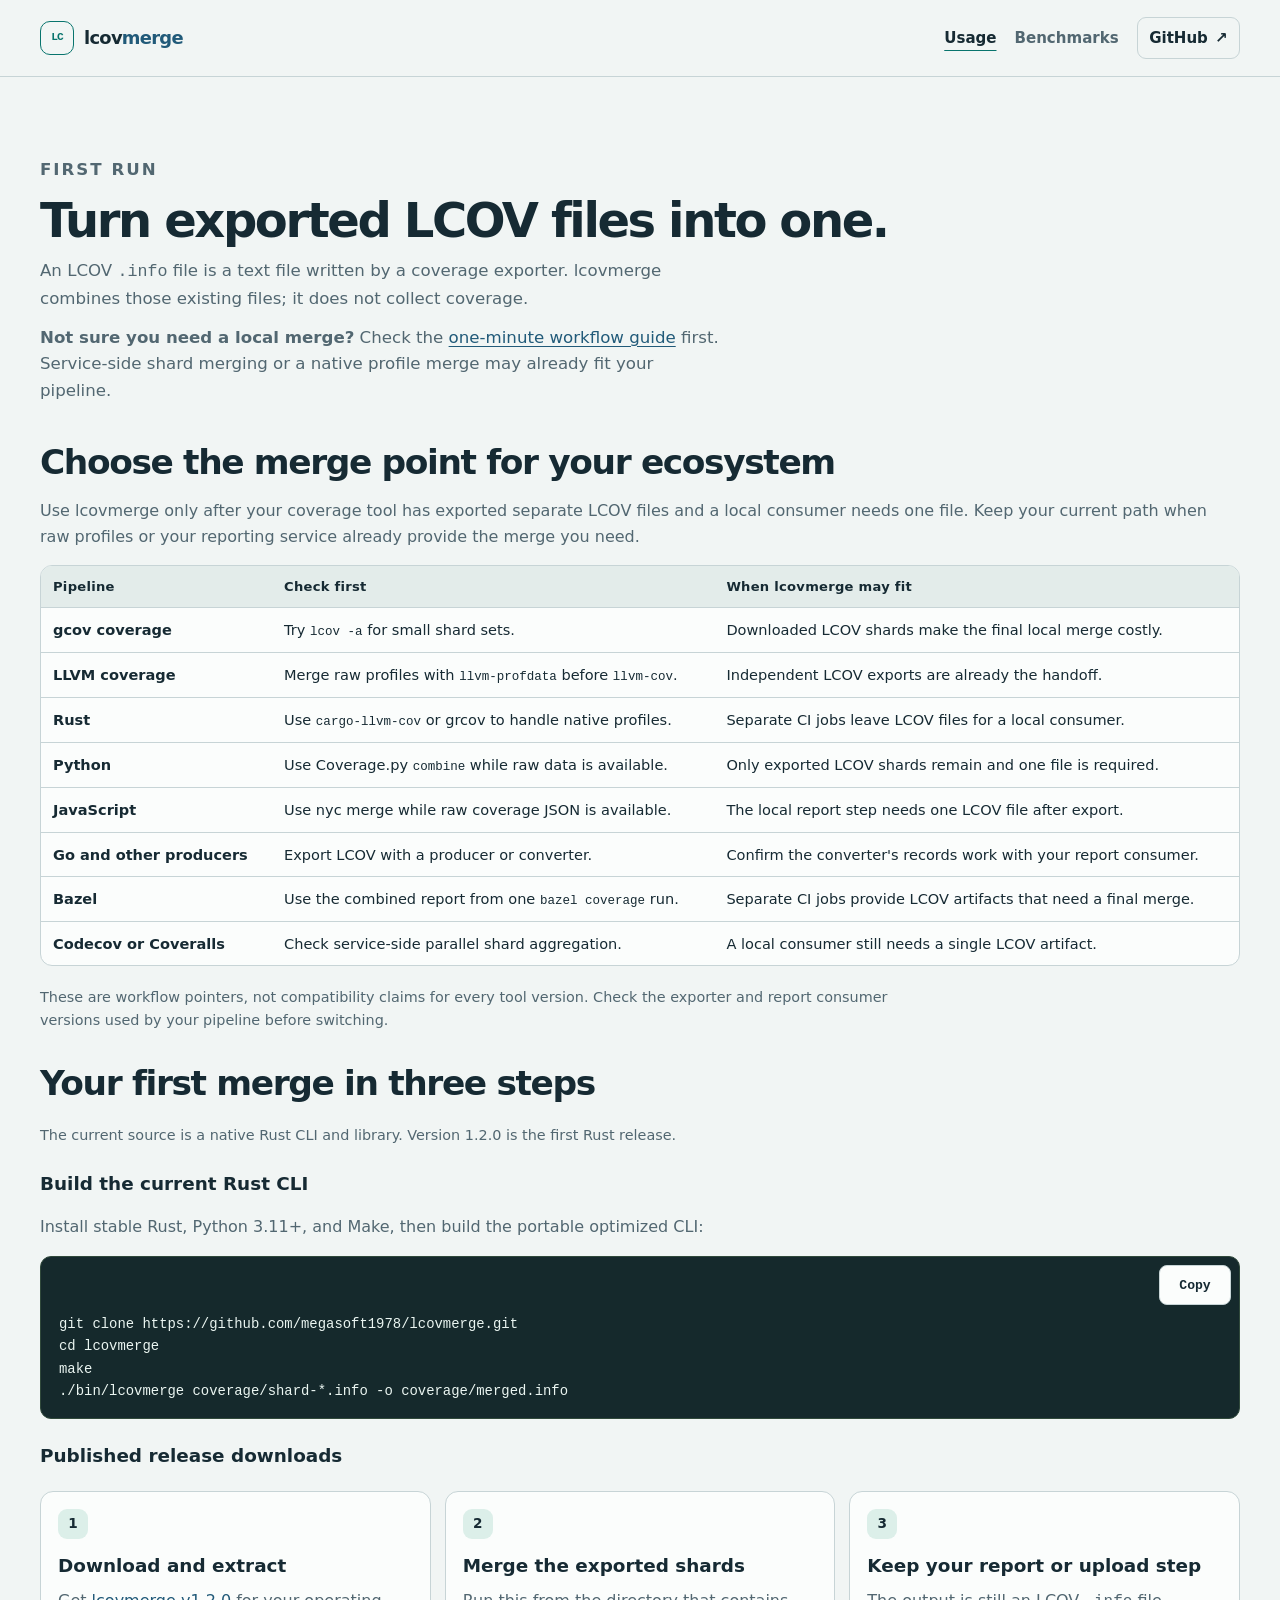
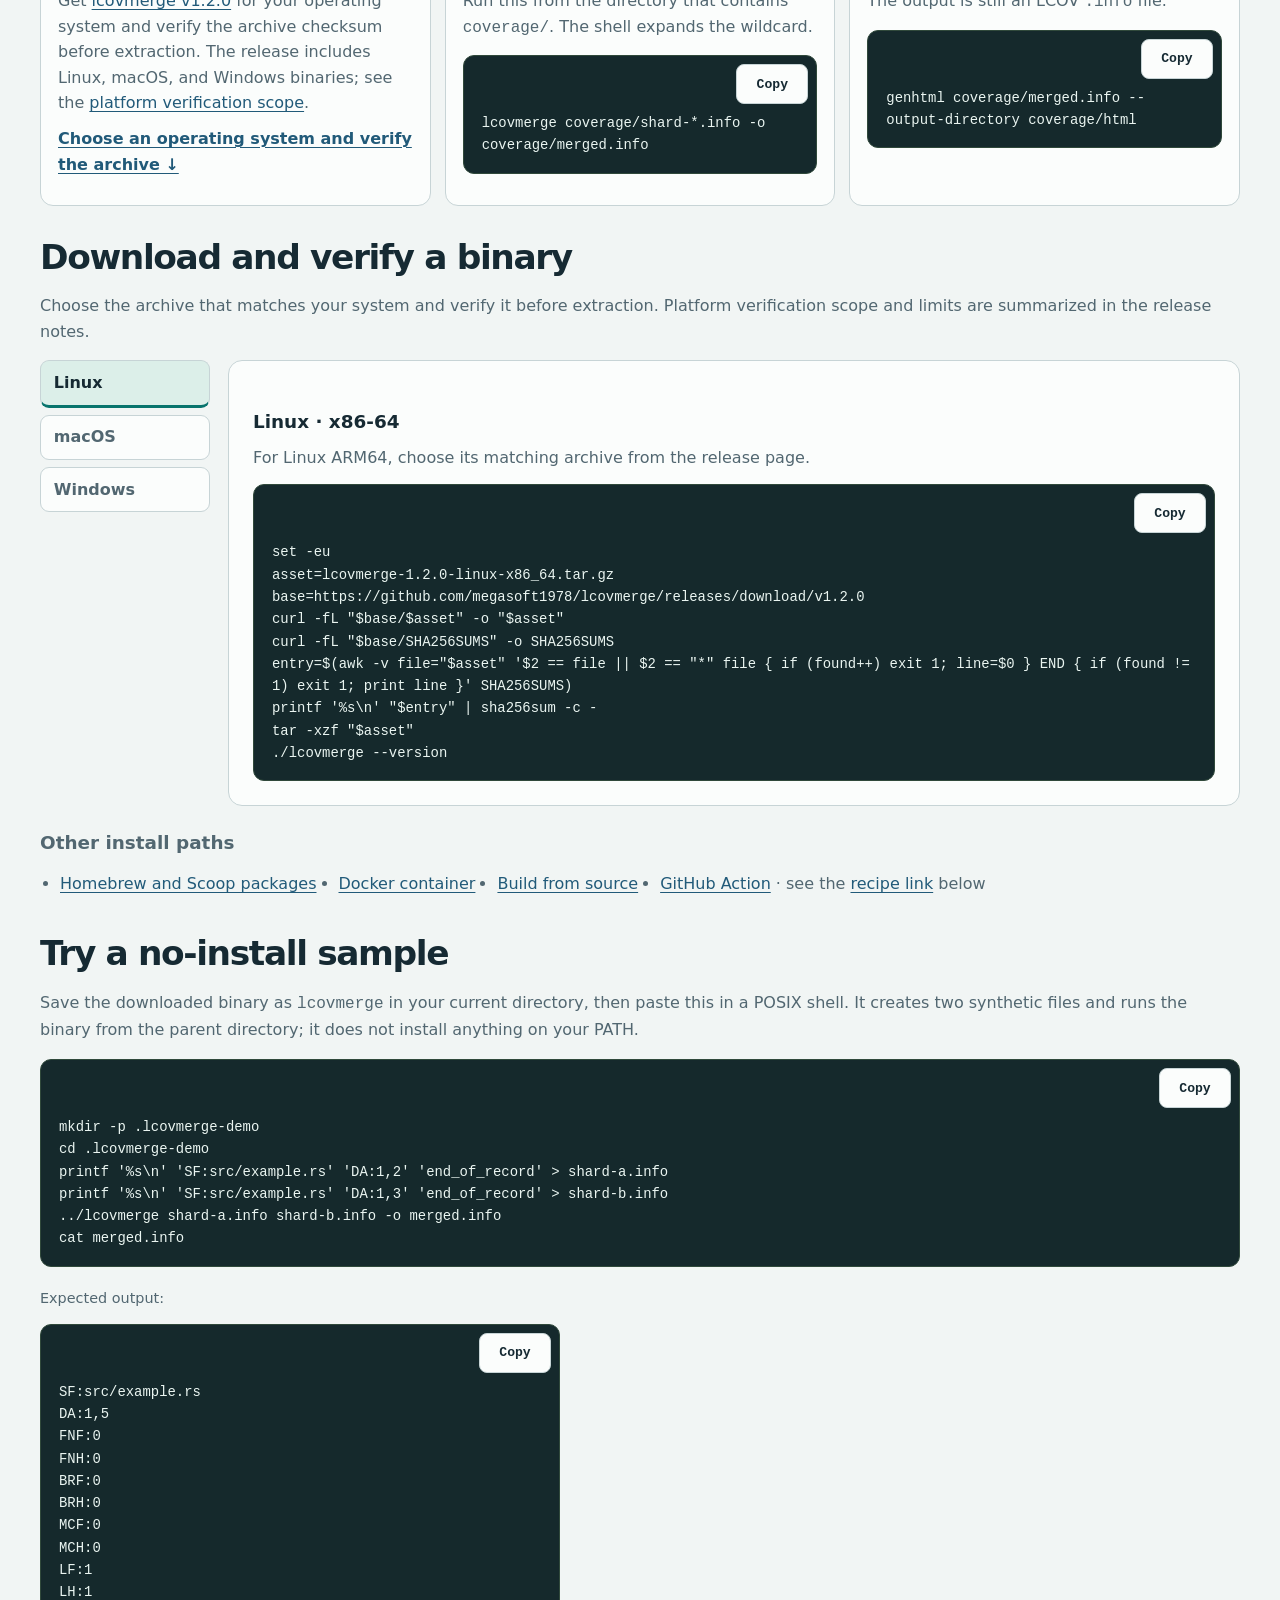
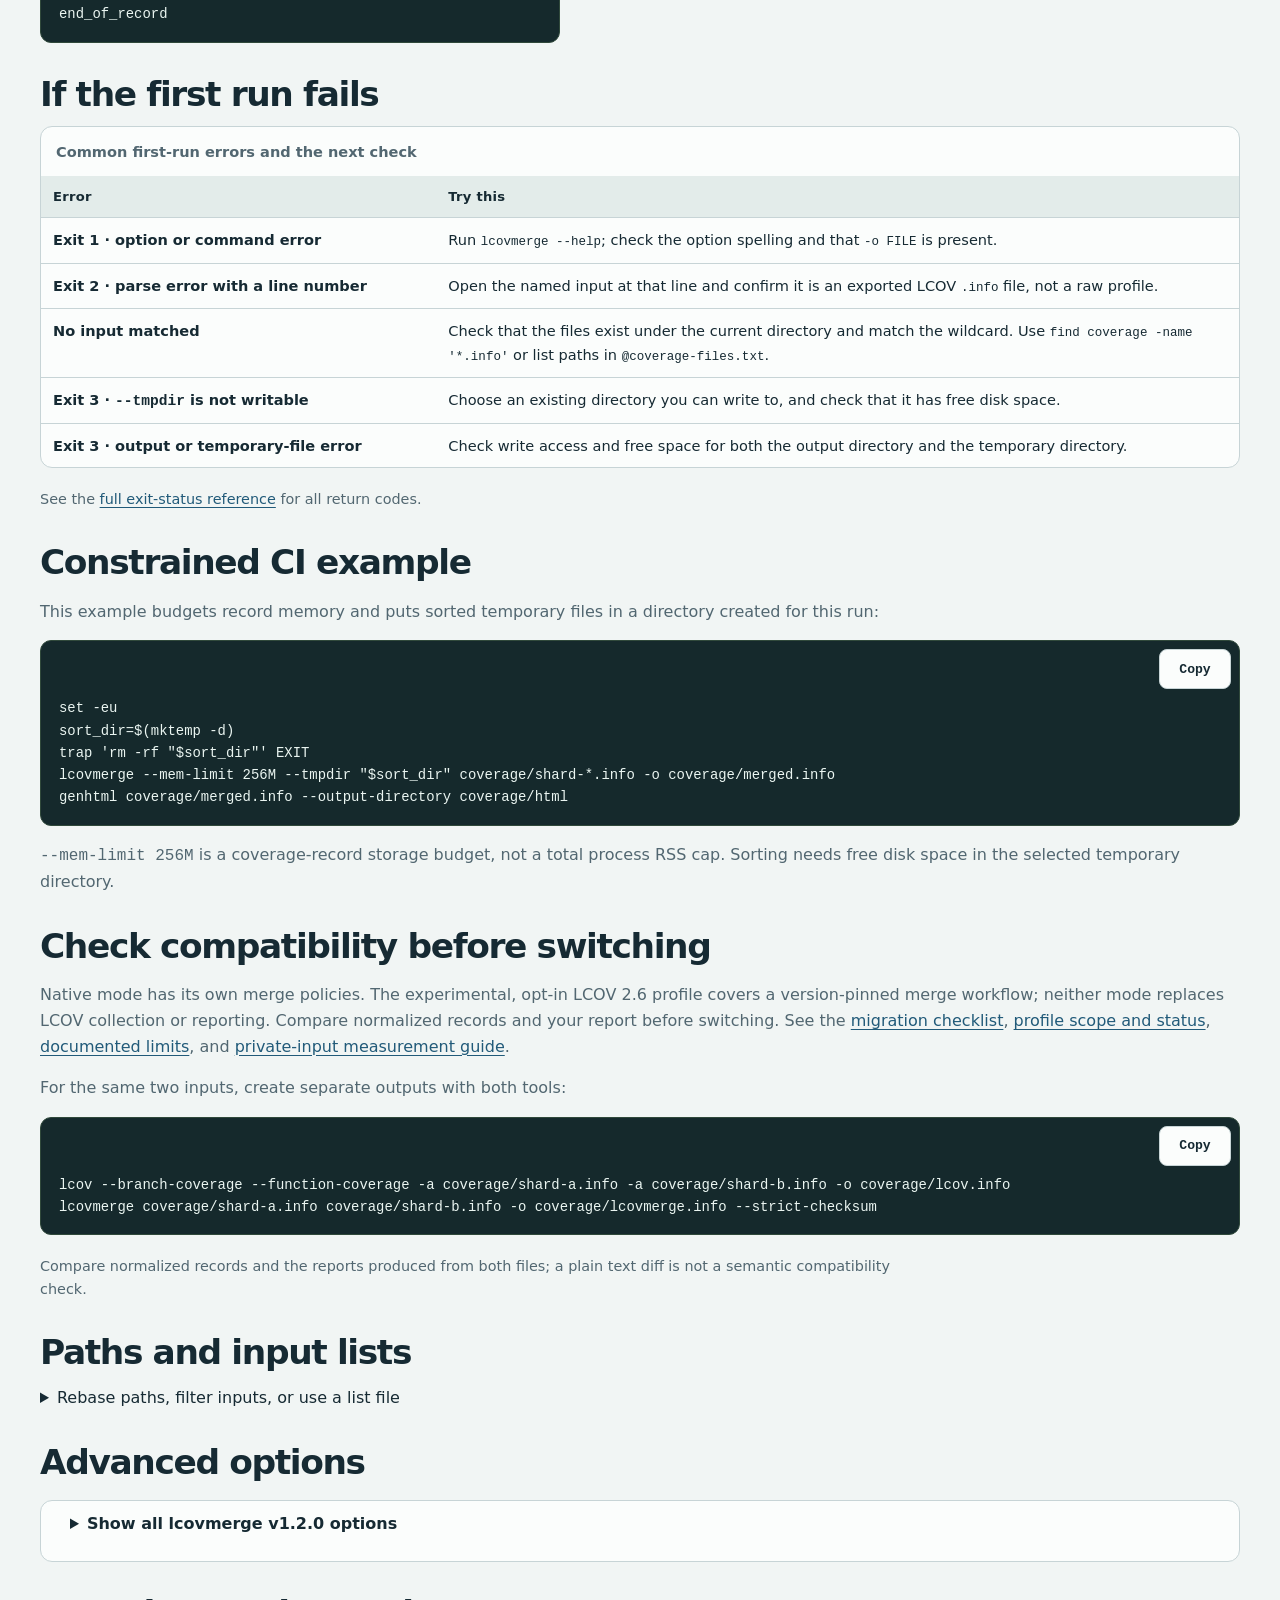
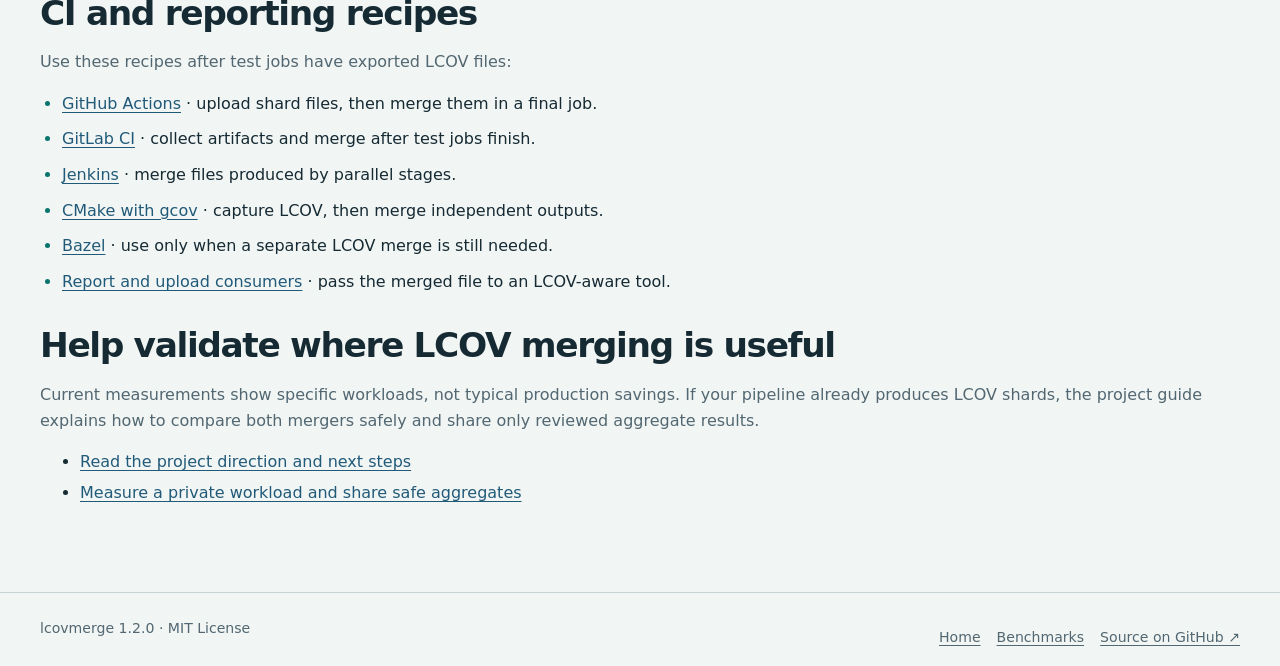
<file: docs/site/docs.html>
<!doctype html>
<html lang="en" class="no-js">
<head>
  <meta charset="utf-8">
  <meta name="viewport" content="width=device-width, initial-scale=1">
  <meta name="theme-color" content="#f6f9f7" media="(prefers-color-scheme: light)">
  <meta name="theme-color" content="#09130f" media="(prefers-color-scheme: dark)">
  <meta name="description" content="Install lcovmerge, merge existing LCOV .info files, and look up its command options and CI recipes.">
  <meta name="robots" content="index,follow">
  <title>Usage — lcovmerge</title>
  <link rel="canonical" href="https://megasoft1978.github.io/lcovmerge/docs.html">
  <link rel="icon" href="favicon.svg" type="image/svg+xml">
  <link rel="stylesheet" href="site.css">
  <link rel="stylesheet" href="pages.css">
  <script src="site.js" defer></script>
  <meta property="og:type" content="website">
  <meta property="og:site_name" content="lcovmerge">
  <meta property="og:title" content="Usage — lcovmerge">
  <meta property="og:description" content="Install lcovmerge, merge existing LCOV .info files, and look up its command options and CI recipes.">
  <meta property="og:url" content="https://megasoft1978.github.io/lcovmerge/docs.html">
  <meta property="og:image" content="https://megasoft1978.github.io/lcovmerge/og-image.png?v=rust-1">
  <meta property="og:image:alt" content="lcovmerge usage guide for installing and merging LCOV files">
  <meta name="twitter:card" content="summary_large_image">
  <meta name="twitter:title" content="Usage — lcovmerge">
  <meta name="twitter:description" content="Install lcovmerge, merge existing LCOV .info files, and look up its command options and CI recipes.">
  <meta name="twitter:image" content="https://megasoft1978.github.io/lcovmerge/og-image.png?v=rust-1">
  <meta name="twitter:image:alt" content="lcovmerge usage guide for installing and merging LCOV files">
</head>
<body>
  <a class="skip-link" href="#main">Skip to content</a>
  <span id="copy-status" class="sr-only" aria-live="polite" aria-atomic="true"></span>
  <header class="site-header">
    <div class="shell header-row">
      <a class="brand" href="index.html" aria-label="lcovmerge home"><span class="brand-mark" aria-hidden="true">LC</span><span class="brand-word">lcov<span>merge</span></span></a>
      <nav class="main-nav" aria-label="Main navigation">
        <a href="docs.html" aria-current="page">Usage</a>
        <a href="benchmarks.html">Benchmarks</a>
        <a class="nav-github" href="https://github.com/megasoft1978/lcovmerge">GitHub <span aria-hidden="true">↗</span></a>
      </nav>
    </div>
  </header>
  <main id="main" class="shell usage-page">
    <header class="page-intro">
      <p class="eyebrow">First run</p>
      <h1>Turn exported LCOV files into one.</h1>
      <p>An LCOV <code>.info</code> file is a text file written by a coverage exporter. lcovmerge combines those existing files; it does not collect coverage.</p>
      <p class="intro-links"><strong>Not sure you need a local merge?</strong> Check the <a href="index.html#fit">one-minute workflow guide</a> first. Service-side shard merging or a native profile merge may already fit your pipeline.</p>
    </header>
    <div class="page-body">
      <section id="workflow-fit" aria-labelledby="workflow-fit-title">
        <h2 id="workflow-fit-title">Choose the merge point for your ecosystem</h2>
        <p>Use lcovmerge only after your coverage tool has exported separate LCOV files and a local consumer needs one file. Keep your current path when raw profiles or your reporting service already provide the merge you need.</p>
        <p class="workflow-fit-scroll-hint">Scroll horizontally to view all columns.</p>
        <div class="table-wrap workflow-fit-table" role="region" tabindex="0" aria-label="Coverage pipeline choices by ecosystem">
          <table>
            <thead><tr><th scope="col">Pipeline</th><th scope="col">Check first</th><th scope="col">When lcovmerge may fit</th></tr></thead>
            <tbody>
              <tr><th scope="row">gcov coverage</th><td>Try <code>lcov -a</code> for small shard sets.</td><td>Downloaded LCOV shards make the final local merge costly.</td></tr>
              <tr><th scope="row">LLVM coverage</th><td>Merge raw profiles with <code>llvm-profdata</code> before <code>llvm-cov</code>.</td><td>Independent LCOV exports are already the handoff.</td></tr>
              <tr><th scope="row">Rust</th><td>Use <code>cargo-llvm-cov</code> or grcov to handle native profiles.</td><td>Separate CI jobs leave LCOV files for a local consumer.</td></tr>
              <tr><th scope="row">Python</th><td>Use Coverage.py <code>combine</code> while raw data is available.</td><td>Only exported LCOV shards remain and one file is required.</td></tr>
              <tr><th scope="row">JavaScript</th><td>Use nyc merge while raw coverage JSON is available.</td><td>The local report step needs one LCOV file after export.</td></tr>
              <tr><th scope="row">Go and other producers</th><td>Export LCOV with a producer or converter.</td><td>Confirm the converter's records work with your report consumer.</td></tr>
              <tr><th scope="row">Bazel</th><td>Use the combined report from one <code>bazel coverage</code> run.</td><td>Separate CI jobs provide LCOV artifacts that need a final merge.</td></tr>
              <tr><th scope="row">Codecov or Coveralls</th><td>Check service-side parallel shard aggregation.</td><td>A local consumer still needs a single LCOV artifact.</td></tr>
            </tbody>
          </table>
        </div>
        <p class="small-note">These are workflow pointers, not compatibility claims for every tool version. Check the exporter and report consumer versions used by your pipeline before switching.</p>
      </section>

      <section id="first-run" aria-labelledby="first-run-title">
        <h2 id="first-run-title">Your first merge in three steps</h2>
        <p class="small-note">The current source is a native Rust CLI and library. Version 1.2.0 is the first Rust release.</p>
        <h3>Build the current Rust CLI</h3>
        <p>Install stable Rust, Python 3.11+, and Make, then build the portable optimized CLI:</p>
        <pre class="code-block" data-copy-label="Copy Rust build commands"><code>git clone https://github.com/megasoft1978/lcovmerge.git
cd lcovmerge
make
./bin/lcovmerge coverage/shard-*.info -o coverage/merged.info</code></pre>
        <h3>Published release downloads</h3>
        <ol class="first-run-steps">
          <li>
            <h3>Download and extract</h3>
            <p>Get <a href="https://github.com/megasoft1978/lcovmerge/releases/tag/v1.2.0">lcovmerge v1.2.0</a> for your operating system and verify the archive checksum before extraction. The release includes Linux, macOS, and Windows binaries; see the <a href="https://github.com/megasoft1978/lcovmerge/blob/main/docs/LIMITATIONS.md#verification-status">platform verification scope</a>.</p>
            <a class="step-link" href="#install-binaries">Choose an operating system and verify the archive ↓</a>
          </li>
          <li>
            <h3>Merge the exported shards</h3>
            <p>Run this from the directory that contains <code>coverage/</code>. The shell expands the wildcard.</p>
            <pre class="code-block" data-copy-label="Copy first merge command"><code>lcovmerge coverage/shard-*.info -o coverage/merged.info</code></pre>
          </li>
          <li>
            <h3>Keep your report or upload step</h3>
            <p>The output is still an LCOV <code>.info</code> file.</p>
            <pre class="code-block" data-copy-label="Copy genhtml command"><code>genhtml coverage/merged.info --output-directory coverage/html</code></pre>
          </li>
        </ol>
      </section>

      <section id="install-binaries" aria-labelledby="install-title">
        <h2 id="install-title">Download and verify a binary</h2>
        <p>Choose the archive that matches your system and verify it before extraction. Platform verification scope and limits are summarized in the release notes.</p>
        <div class="install-wrap">
          <div class="install-tabs" role="tablist" aria-label="Choose an operating system">
            <button id="tab-linux" type="button" role="tab" aria-selected="true" aria-controls="panel-linux" tabindex="0">Linux</button>
            <button id="tab-macos" type="button" role="tab" aria-selected="false" aria-controls="panel-macos" tabindex="-1">macOS</button>
            <button id="tab-windows" type="button" role="tab" aria-selected="false" aria-controls="panel-windows" tabindex="-1">Windows</button>
          </div>
          <div class="install-content">
            <section class="install-panel" id="panel-linux" role="tabpanel" aria-labelledby="tab-linux" tabindex="0">
              <h3>Linux · x86-64</h3>
              <p>For Linux ARM64, choose its matching archive from the release page.</p>
              <pre class="code-block" data-copy-label="Copy Linux download and checksum commands"><code>set -eu
asset=lcovmerge-1.2.0-linux-x86_64.tar.gz
base=https://github.com/megasoft1978/lcovmerge/releases/download/v1.2.0
curl -fL "$base/$asset" -o "$asset"
curl -fL "$base/SHA256SUMS" -o SHA256SUMS
entry=$(awk -v file="$asset" '$2 == file || $2 == "*" file { if (found++) exit 1; line=$0 } END { if (found != 1) exit 1; print line }' SHA256SUMS)
printf '%s\n' "$entry" | sha256sum -c -
tar -xzf "$asset"
./lcovmerge --version</code></pre>
            </section>
            <section class="install-panel" id="panel-macos" role="tabpanel" aria-labelledby="tab-macos" tabindex="0" hidden>
              <h3>macOS · Apple silicon or Intel</h3>
              <pre class="code-block" data-copy-label="Copy macOS download and checksum commands"><code>set -eu
base=https://github.com/megasoft1978/lcovmerge/releases/download/v1.2.0
case "$(uname -m)" in
  arm64|aarch64) asset=lcovmerge-1.2.0-macos-arm64.tar.gz ;;
  x86_64|amd64) asset=lcovmerge-1.2.0-macos-x86_64.tar.gz ;;
  *) echo "Unsupported Mac architecture: $(uname -m)" &gt;&amp;2; exit 1 ;;
esac
curl -fL "$base/$asset" -o "$asset"
curl -fL "$base/SHA256SUMS" -o SHA256SUMS
entry=$(awk -v file="$asset" '$2 == file || $2 == "*" file { if (found++) exit 1; line=$0 } END { if (found != 1) exit 1; print line }' SHA256SUMS)
printf '%s\n' "$entry" | shasum -a 256 -c -
tar -xzf "$asset"
./lcovmerge --version</code></pre>
            </section>
            <section class="install-panel" id="panel-windows" role="tabpanel" aria-labelledby="tab-windows" tabindex="0" hidden>
              <h3>Windows · verified in CI</h3>
              <p>The Windows x86-64 release archive is available; see <a href="https://github.com/megasoft1978/lcovmerge/blob/main/docs/LIMITATIONS.md#verification-status">platform limits</a> for current coverage.</p>
              <pre class="code-block" data-copy-label="Copy Windows download and checksum commands"><code>$asset = "lcovmerge-1.2.0-windows-x86_64.zip"
$base = "https://github.com/megasoft1978/lcovmerge/releases/download/v1.2.0"
Invoke-WebRequest "$base/$asset" -OutFile $asset
Invoke-WebRequest "$base/SHA256SUMS" -OutFile SHA256SUMS
$entry = Get-Content SHA256SUMS | Where-Object { ($_ -split '\s+', 2)[1].TrimStart('*') -eq $asset }
if (@($entry).Count -ne 1) { throw "Expected one checksum entry for $asset" }
$expected = ($entry -split '\s+', 2)[0].ToLowerInvariant()
$actual = (Get-FileHash -Algorithm SHA256 $asset).Hash.ToLowerInvariant()
if ($actual -ne $expected) { throw "SHA256 checksum mismatch" }
Expand-Archive $asset -DestinationPath .\lcovmerge
.\lcovmerge\lcovmerge.exe --version</code></pre>
            </section>
          </div>
        </div>
        <div id="alternatives" class="alt-installers">
          <h3>Other install paths</h3>
          <ul>
            <li><a href="https://github.com/megasoft1978/lcovmerge/blob/main/docs/RECIPES.md">Homebrew and Scoop packages</a></li>
            <li><a href="https://github.com/megasoft1978/lcovmerge/blob/main/docs/RECIPES.md">Docker container</a></li>
            <li><a href="https://github.com/megasoft1978/lcovmerge/blob/main/docs/RECIPES.md">Build from source</a></li>
            <li><a href="https://github.com/megasoft1978/lcovmerge/blob/main/action/README.md">GitHub Action</a> · see the <a href="#github-actions">recipe link</a> below</li>
          </ul>
        </div>
      </section>

      <section id="try-sample" aria-labelledby="try-sample-title">
        <h2 id="try-sample-title">Try a no-install sample</h2>
        <p>Save the downloaded binary as <code>lcovmerge</code> in your current directory, then paste this in a POSIX shell. It creates two synthetic files and runs the binary from the parent directory; it does not install anything on your PATH.</p>
        <pre class="code-block" data-copy-label="Copy no-install sample"><code>mkdir -p .lcovmerge-demo
cd .lcovmerge-demo
printf '%s\n' 'SF:src/example.rs' 'DA:1,2' 'end_of_record' &gt; shard-a.info
printf '%s\n' 'SF:src/example.rs' 'DA:1,3' 'end_of_record' &gt; shard-b.info
../lcovmerge shard-a.info shard-b.info -o merged.info
cat merged.info</code></pre>
        <p class="small-note">Expected output:</p>
        <pre class="code-block sample-output"><code>SF:src/example.rs
DA:1,5
FNF:0
FNH:0
BRF:0
BRH:0
MCF:0
MCH:0
LF:1
LH:1
end_of_record</code></pre>
      </section>

      <section id="recovery" aria-labelledby="recovery-title">
        <h2 id="recovery-title">If the first run fails</h2>
        <div class="table-wrap recovery-table-wrap">
          <table class="recovery-table">
            <caption>Common first-run errors and the next check</caption>
            <thead><tr><th scope="col">Error</th><th scope="col">Try this</th></tr></thead>
            <tbody>
              <tr><th scope="row">Exit 1 · option or command error</th><td>Run <code>lcovmerge --help</code>; check the option spelling and that <code>-o FILE</code> is present.</td></tr>
              <tr><th scope="row">Exit 2 · parse error with a line number</th><td>Open the named input at that line and confirm it is an exported LCOV <code>.info</code> file, not a raw profile.</td></tr>
              <tr><th scope="row">No input matched</th><td>Check that the files exist under the current directory and match the wildcard. Use <code>find coverage -name '*.info'</code> or list paths in <code>@coverage-files.txt</code>.</td></tr>
              <tr><th scope="row">Exit 3 · <code>--tmpdir</code> is not writable</th><td>Choose an existing directory you can write to, and check that it has free disk space.</td></tr>
              <tr><th scope="row">Exit 3 · output or temporary-file error</th><td>Check write access and free space for both the output directory and the temporary directory.</td></tr>
            </tbody>
          </table>
        </div>
        <p class="small-note">See the <a href="https://github.com/megasoft1978/lcovmerge/blob/main/docs/USAGE.md#exit-status">full exit-status reference</a> for all return codes.</p>
      </section>

      <section id="constrained-ci" aria-labelledby="constrained-ci-title">
        <h2 id="constrained-ci-title">Constrained CI example</h2>
        <p>This example budgets record memory and puts sorted temporary files in a directory created for this run:</p>
        <pre class="code-block" data-copy-label="Copy memory and temporary-directory example"><code>set -eu
sort_dir=$(mktemp -d)
trap 'rm -rf "$sort_dir"' EXIT
lcovmerge --mem-limit 256M --tmpdir "$sort_dir" coverage/shard-*.info -o coverage/merged.info
genhtml coverage/merged.info --output-directory coverage/html</code></pre>
        <p><code>--mem-limit 256M</code> is a coverage-record storage budget, not a total process RSS cap. Sorting needs free disk space in the selected temporary directory.</p>
      </section>

      <section id="compatibility" aria-labelledby="compatibility-title">
        <h2 id="compatibility-title">Check compatibility before switching</h2>
        <p>Native mode has its own merge policies. The experimental, opt-in LCOV 2.6 profile covers a version-pinned merge workflow; neither mode replaces LCOV collection or reporting. Compare normalized records and your report before switching. See the <a href="https://github.com/megasoft1978/lcovmerge/blob/main/docs/MIGRATING-FROM-LCOV.md">migration checklist</a>, <a href="https://github.com/megasoft1978/lcovmerge/blob/main/docs/LCOV-PROFILE.md">profile scope and status</a>, <a href="https://github.com/megasoft1978/lcovmerge/blob/main/docs/LIMITATIONS.md">documented limits</a>, and <a href="https://github.com/megasoft1978/lcovmerge/blob/main/docs/REAL-WORKLOADS.md">private-input measurement guide</a>.</p>
        <p>For the same two inputs, create separate outputs with both tools:</p>
        <pre class="code-block" data-copy-label="Copy same-input comparison commands"><code>lcov --branch-coverage --function-coverage -a coverage/shard-a.info -a coverage/shard-b.info -o coverage/lcov.info
lcovmerge coverage/shard-a.info coverage/shard-b.info -o coverage/lcovmerge.info --strict-checksum</code></pre>
        <p class="small-note">Compare normalized records and the reports produced from both files; a plain text diff is not a semantic compatibility check.</p>
      </section>

      <section id="paths" aria-labelledby="paths-title">
        <h2 id="paths-title">Paths and input lists</h2>
        <details>
          <summary>Rebase paths, filter inputs, or use a list file</summary>
          <h3>Rebase source paths</h3>
          <p>Use <code>--rebase</code> when <code>SF:</code> paths point to a build directory but reports use another root.</p>
          <pre class="code-block" data-copy-label="Copy source path rebase command"><code>lcovmerge --rebase /build/worker/project=/workspace/project shard-a.info shard-b.info -o merged.info</code></pre>
          <p>A path below <code>/build/worker/project</code> is rewritten below <code>/workspace/project</code>. Check emitted paths against the source tree used by your report generator.</p>
          <h3>Use a list file</h3>
          <pre class="code-block" data-copy-label="Copy list-file merge command"><code>lcovmerge @coverage-files.txt -o merged.info</code></pre>
          <p>A list file has one input path per line. Blank lines and lines beginning with <code>#</code> are ignored. Paths are relative to the current working directory; nested list files are limited to eight levels. The shell expands globs; lcovmerge does not.</p>
        </details>
      </section>

      <section id="options" aria-labelledby="options-title">
        <h2 id="options-title">Advanced options</h2>
        <details class="full-options">
          <summary>Show all lcovmerge v1.2.0 options</summary>
          <div class="table-wrap">
            <table>
              <caption>Command-line options in lcovmerge 1.2.0</caption>
              <thead><tr><th scope="col">Option</th><th scope="col">Purpose</th></tr></thead>
              <tbody>
                <tr><th scope="row"><code>-o</code>, <code>--output</code> FILE</th><td>Required. Write to FILE, replacing it only after a successful merge. Use <code>-</code> for standard output.</td></tr>
                <tr><th scope="row"><code>--mem-limit</code> SIZE</th><td>Limit memory reserved for coverage records. Total process memory can be higher, and sorting uses temporary disk. Default <code>64M</code>; minimum <code>8M</code> per job. Bare values are bytes; K, M, and G suffixes are binary multiples of 1024.</td></tr>
                <tr><th scope="row"><code>--tmpdir</code> DIR</th><td>Write sorted batches to temporary files in DIR before merging them. The directory must exist and have enough free disk space. Files are removed after success and handled failures; caught POSIX SIGINT, SIGTERM, and SIGHUP also trigger cleanup. SIGKILL or machine failure can leave files. Windows interruption cleanup is not guaranteed. Default: the system temporary directory.</td></tr>
                <tr><th scope="row"><code>-j</code>, <code>--jobs</code> N</th><td>Use 1–32 workers to write sorted batches to temporary files before merging them. The default is <code>min(4, detected cores)</code>, reduced if needed to fit the memory limit; explicit jobs require at least <code>8M</code> per job. One large input file is not split across parser workers. On already-sorted regular files, an explicit <code>-j N</code> of 2 or more can instead split a merge of at least 64 MiB by source path and merge the parts in parallel; output is identical, any warning or error reruns the single-threaded merge, and staged files can briefly use about the output size in disk.</td></tr>
                <tr><th scope="row"><code>--prefix-strip</code> PREFIX</th><td>Remove a matching leading <code>SF:</code> source path prefix at a path boundary.</td></tr>
                <tr><th scope="row"><code>--rebase</code> OLD=NEW</th><td>Rewrite a matching leading <code>SF:</code> source path prefix. Repeatable; matching is at a path boundary.</td></tr>
                <tr><th scope="row"><code>--include</code> GLOB</th><td>Keep a source path matching at least one include pattern. Repeatable; supports <code>*</code>, <code>?</code>, and bracket ranges.</td></tr>
                <tr><th scope="row"><code>--exclude</code> GLOB</th><td>Drop matching source paths. Repeatable; exclusions take precedence over includes.</td></tr>
                <tr><th scope="row"><code>--branch-coverage</code> on|off</th><td>Keep or drop <code>BRDA:</code> rows. Default: <code>on</code>; this does not create branch data that is absent.</td></tr>
                <tr><th scope="row"><code>--no-function-data</code></th><td>Drop <code>FN</code>, <code>FNDA</code>, <code>FNL</code>, and <code>FNA</code> records.</td></tr>
                <tr><th scope="row"><code>--strict-checksum</code></th><td>Return status 2 when non-empty checksums for the same source line differ.</td></tr>
                <tr><th scope="row"><code>--warn-unknown</code></th><td>Print a diagnostic for each preserved unknown colon-delimited row inside a source section.</td></tr>
                <tr><th scope="row"><code>-q</code></th><td>Suppress routine progress output; errors remain visible.</td></tr>
                <tr><th scope="row"><code>-v</code></th><td>Print parsed byte and record totals, selected worker count, and merged summary totals to standard error.</td></tr>
                <tr><th scope="row"><code>--stats</code></th><td>Print merged <code>LF</code>, <code>LH</code>, <code>FNF</code>, <code>FNH</code>, <code>BRF</code>, and <code>BRH</code> totals to standard error.</td></tr>
                <tr><th scope="row"><code>--version</code></th><td>Print the version and build's Git commit identifier.</td></tr>
                <tr><th scope="row"><code>-h</code>, <code>--help</code></th><td>Print the built-in usage summary.</td></tr>
              </tbody>
            </table>
          </div>
        </details>
      </section>

      <section id="recipes" aria-labelledby="recipes-title">
        <h2 id="recipes-title">CI and reporting recipes</h2>
        <p>Use these recipes after test jobs have exported LCOV files:</p>
        <ul class="recipe-index">
          <li id="github-actions"><a href="https://github.com/megasoft1978/lcovmerge/blob/main/docs/RECIPES.md#github-actions">GitHub Actions</a> · upload shard files, then merge them in a final job.</li>
          <li><a href="https://github.com/megasoft1978/lcovmerge/blob/main/docs/RECIPES.md#gitlab-ci">GitLab CI</a> · collect artifacts and merge after test jobs finish.</li>
          <li><a href="https://github.com/megasoft1978/lcovmerge/blob/main/docs/RECIPES.md#jenkins">Jenkins</a> · merge files produced by parallel stages.</li>
          <li><a href="https://github.com/megasoft1978/lcovmerge/blob/main/docs/RECIPES.md#cmake-with-gcov">CMake with gcov</a> · capture LCOV, then merge independent outputs.</li>
          <li><a href="https://github.com/megasoft1978/lcovmerge/blob/main/docs/RECIPES.md#bazel">Bazel</a> · use only when a separate LCOV merge is still needed.</li>
          <li><a href="https://github.com/megasoft1978/lcovmerge/blob/main/docs/RECIPES.md#report-and-upload-consumers">Report and upload consumers</a> · pass the merged file to an LCOV-aware tool.</li>
        </ul>
      </section>

      <section id="project-direction" aria-labelledby="project-direction-title">
        <h2 id="project-direction-title">Help validate where LCOV merging is useful</h2>
        <p>Current measurements show specific workloads, not typical production savings. If your pipeline already produces LCOV shards, the project guide explains how to compare both mergers safely and share only reviewed aggregate results.</p>
        <ul>
          <li><a href="https://github.com/megasoft1978/lcovmerge/blob/main/docs/ROADMAP.md">Read the project direction and next steps</a></li>
          <li><a href="https://github.com/megasoft1978/lcovmerge/blob/main/docs/REAL-WORKLOADS.md">Measure a private workload and share safe aggregates</a></li>
        </ul>
      </section>
    </div>
  </main>
  <footer class="site-footer"><div class="shell footer-row"><p>lcovmerge 1.2.0 · MIT License</p><div class="footer-links"><a href="index.html">Home</a><a href="benchmarks.html">Benchmarks</a><a href="https://github.com/megasoft1978/lcovmerge">Source on GitHub ↗</a></div></div></footer>
</body>
</html>
</file>
<file: docs/site/site.css>
:root {
  color-scheme: light dark;
  --bg: #f1f5f4;
  --surface: #fbfdfc;
  --surface-2: #e3ecea;
  --text: #162a33;
  --muted: #526771;
  --line: #c7d4d6;
  --accent: #08746d;
  --accent-2: #215a79;
  --accent-soft: #dcefe9;
  --code: #15292c;
  --code-text: #eaf5f1;
  --focus: #a34524;
  --bar-lcovmerge: #08746d;
  --bar-lcov: #5576a8;
  --bar-lcov-result-merger: #806395;
  --shadow: 0 18px 45px rgb(24 49 43 / 9%);
  --radius: 14px;
  --max-width: 1200px;
}

@media (prefers-color-scheme: dark) {
  :root {
    --bg: #0b100e;
    --surface: #111915;
    --surface-2: #171f1a;
    --text: #eef3ed;
    --muted: #b2bcb3;
    --line: #354139;
    --accent: #c3ed79;
    --accent-2: #b5d8c1;
    --accent-soft: #1c2d21;
    --code: #070b09;
    --code-text: #e7f4ec;
    --focus: #ffd37b;
    --bar-lcovmerge: #c3ed79;
    --bar-lcov: #8fb7f0;
    --bar-lcov-result-merger: #d4a0e6;
    --shadow: 0 12px 36px rgb(0 0 0 / 22%);
  }
}

* { box-sizing: border-box; }
html { scroll-behavior: smooth; }
body {
  margin: 0;
  background: var(--bg);
  color: var(--text);
  font: 16px/1.6 ui-sans-serif, system-ui, -apple-system, BlinkMacSystemFont, "Segoe UI", sans-serif;
  text-rendering: optimizeLegibility;
}
a { color: var(--accent-2); text-decoration-thickness: .08em; text-underline-offset: .18em; }
a:hover { text-decoration-thickness: .14em; }
@media (prefers-color-scheme: dark) { a { color: var(--accent); } }
button, input, select { font: inherit; }
button { color: inherit; }
code, pre, kbd { font-family: ui-monospace, SFMono-Regular, Menlo, Consolas, monospace; }
code { overflow-wrap: anywhere; }
img, svg { max-width: 100%; }
:focus-visible { outline: 3px solid var(--focus); outline-offset: 3px; border-radius: 3px; }
::selection { color: #09130f; background: #c2ed8a; }

.skip-link {
  position: absolute;
  z-index: 20;
  top: 8px;
  left: 8px;
  padding: .7rem 1rem;
  transform: translateY(-150%);
  border-radius: 8px;
  background: var(--surface);
  color: var(--text);
}
.skip-link:focus { transform: translateY(0); }
.shell { width: min(var(--max-width), calc(100% - 40px)); margin-inline: auto; }
.site-header { border-bottom: 1px solid var(--line); background: var(--bg); }
.header-row {
  display: flex;
  align-items: center;
  justify-content: space-between;
  gap: 24px;
  min-height: 76px;
}
.brand {
  display: inline-flex;
  align-items: center;
  gap: 10px;
  color: var(--text);
  text-decoration: none;
  font-size: 1.12rem;
  font-weight: 760;
  letter-spacing: -.04em;
}
.brand-mark {
  display: grid;
  width: 34px;
  height: 34px;
  place-items: center;
  border: 1.5px solid var(--accent);
  border-radius: 10px;
  color: var(--accent);
  font: 800 .7rem/1 ui-monospace, monospace;
  letter-spacing: -.08em;
}
.brand-word { color: var(--text); }
.brand-word span { color: var(--accent-2); }
@media (prefers-color-scheme: dark) { .brand-word span { color: var(--accent); } }
.main-nav {
  display: flex;
  flex-wrap: wrap;
  align-items: center;
  justify-content: flex-end;
  gap: 7px 18px;
}
.main-nav a {
  display: inline-flex;
  min-height: 42px;
  align-items: center;
  color: var(--muted);
  font-size: .94rem;
  font-weight: 650;
  text-decoration: none;
}
.main-nav a:hover, .main-nav a[aria-current="page"] { color: var(--text); }
.main-nav a[aria-current="page"] {
  text-decoration: underline;
  text-decoration-color: var(--accent);
  text-underline-offset: 7px;
}
.main-nav .nav-github {
  gap: 7px;
  padding-inline: .72rem;
  border: 1px solid var(--line);
  border-radius: 9px;
  color: var(--text);
}

.eyebrow {
  margin: 0 0 .8rem;
  color: var(--accent-2);
  font-size: .78rem;
  font-weight: 800;
  letter-spacing: .12em;
  text-transform: uppercase;
}
@media (prefers-color-scheme: dark) { .eyebrow { color: var(--accent); } }
.hero { padding-block: clamp(48px, 7vw, 82px) 62px; }
.hero-layout {
  display: grid;
  grid-template-columns: minmax(0, 1.05fr) minmax(300px, .95fr);
  align-items: center;
  gap: clamp(28px, 5vw, 64px);
}
.hero h1 {
  max-width: 690px;
  margin: 0;
  font-size: clamp(2.55rem, 5.6vw, 4.7rem);
  line-height: 1.02;
  letter-spacing: -.06em;
}
.hero-copy {
  max-width: 590px;
  margin: 1rem 0 1.15rem;
  color: var(--muted);
  font-size: clamp(1.04rem, 1.8vw, 1.2rem);
  line-height: 1.5;
}
.hero-actions { display: flex; flex-wrap: wrap; align-items: center; gap: 10px 18px; }
.button {
  display: inline-flex;
  min-height: 46px;
  align-items: center;
  justify-content: center;
  padding: .62rem 1rem;
  border: 1px solid var(--accent);
  border-radius: 10px;
  background: var(--accent);
  color: #ffffff;
  font-weight: 800;
  text-decoration: none;
}
@media (prefers-color-scheme: dark) { .button { color: #0b170e; } }
.button:hover { filter: brightness(1.06); text-decoration: none; }
.action-link { display: inline-flex; min-height: 42px; align-items: center; font-weight: 750; }
.quick-merge { margin-top: 20px; padding: 18px; }
.quick-merge h2 { margin: 0; font-size: 1.05rem; }
.quick-merge .eyebrow { margin-bottom: 5px; }
.hero-note {
  max-width: 680px;
  margin: 14px 0 0;
  color: var(--muted);
  font-size: .91rem;
}
.hero-card {
  padding: clamp(20px, 3vw, 28px);
  border: 1px solid var(--line);
  border-radius: var(--radius);
  background: var(--surface);
  box-shadow: var(--shadow);
}
.hero-card h2 { margin: 0 0 12px; font-size: 1.2rem; line-height: 1.3; }
.hero-card p { margin: 0 0 12px; color: var(--muted); }
.hero-card strong { color: var(--text); }
.hero-card .eyebrow { margin-bottom: 8px; }
.text-link { font-weight: 750; }
.card {
  padding: 22px;
  border: 1px solid var(--line);
  border-radius: var(--radius);
  background: var(--surface);
}
.card h3 { margin: 0 0 9px; font-size: 1.1rem; letter-spacing: -.025em; }
.card p { margin: 0; color: var(--muted); }
.card p + p { margin-top: 11px; }

.code-block, .install-panel pre {
  position: relative;
  overflow: auto;
  margin: 14px 0;
  padding: 16px 18px;
  border: 1px solid #30493b;
  border-radius: 11px;
  background: var(--code);
  color: var(--code-text);
  font-size: .87rem;
  line-height: 1.6;
  white-space: pre-wrap;
  overflow-wrap: anywhere;
}
.quick-merge .code-block { margin-bottom: 0; }
.copyable { padding-top: 56px !important; }
.copy-button {
  position: absolute;
  top: 8px;
  right: 8px;
  z-index: 1;
  min-width: 72px;
  min-height: 40px;
  padding: .35rem .68rem;
  border: 1px solid var(--line);
  border-radius: 8px;
  background: var(--surface);
  color: var(--text);
  font-size: .82rem;
  font-weight: 750;
  cursor: pointer;
}
.copy-button:hover { border-color: var(--accent); background: var(--accent-soft); }
.copy-button:focus-visible { outline-color: var(--focus); }

.section {
  padding-block: clamp(46px, 6vw, 72px);
  border-top: 1px solid var(--line);
}
.section-alt { background: var(--surface-2); }
.section-heading { max-width: 740px; margin-bottom: 26px; }
.section-heading h2, .page-intro h1 {
  margin: 0;
  font-size: clamp(1.9rem, 4vw, 3rem);
  line-height: 1.1;
  letter-spacing: -.05em;
}
.section-heading p, .page-intro p {
  max-width: 680px;
  margin: 12px 0 0;
  color: var(--muted);
  font-size: 1.04rem;
}
.section-heading .eyebrow { margin-bottom: .7rem; }
.grid-3 { display: grid; grid-template-columns: repeat(3, minmax(0, 1fr)); gap: 16px; }
.fit-summary { max-width: 850px; margin: 22px 0 0; color: var(--muted); }
.pipeline-flow {
  display: grid;
  grid-template-columns: repeat(4, minmax(0, 1fr));
  gap: 12px;
  margin: 0;
  padding: 0;
  list-style: none;
  counter-reset: pipeline;
}
.pipeline-flow li {
  display: grid;
  align-content: start;
  gap: 7px;
  min-width: 0;
  padding: 17px;
  border: 1px solid var(--line);
  border-radius: 13px;
  background: var(--surface);
  counter-increment: pipeline;
}
.pipeline-flow li::before {
  content: counter(pipeline);
  display: grid;
  width: 30px;
  height: 30px;
  place-items: center;
  border-radius: 8px;
  background: var(--accent-soft);
  color: var(--text);
  font-size: .82rem;
  font-weight: 800;
}
.pipeline-flow strong { font-size: .98rem; }
.pipeline-flow span { color: var(--muted); font-size: .9rem; }

.install-wrap { display: grid; grid-template-columns: 170px minmax(0, 1fr); gap: 18px; align-items: start; }
.install-tabs { display: grid; gap: 7px; }
.install-tabs [role="tab"] {
  width: 100%;
  min-height: 44px;
  padding: .55rem .8rem;
  border: 1px solid var(--line);
  border-radius: 9px;
  background: var(--surface);
  color: var(--muted);
  text-align: left;
  font-weight: 730;
  cursor: pointer;
}
.install-tabs [role="tab"][aria-selected="true"] {
  border-color: var(--line);
  border-bottom: 3px solid var(--accent);
  background: var(--accent-soft);
  color: var(--text);
}
.install-tabs [role="tab"]:hover { color: var(--text); }
.install-content {
  min-width: 0;
  padding: clamp(16px, 2.5vw, 24px);
  border: 1px solid var(--line);
  border-radius: var(--radius);
  background: var(--surface);
}
.install-content h3 { margin: 0 0 8px; }
.install-content p { margin: 0 0 12px; color: var(--muted); }
.install-panel[hidden] { display: none; }
.install-panel pre { margin-bottom: 0; }
.alt-installers { margin: 20px 0 0; color: var(--muted); }
.alt-installers ul { display: flex; flex-wrap: wrap; gap: 6px 22px; margin: 0; padding-left: 20px; }
.alt-installers li { margin: 0; }
.evidence-links { display: flex; flex-wrap: wrap; gap: 8px 24px; margin: 14px 0 0; padding-left: 20px; }
.evidence-links li { margin: 0; }
.faq-list { display: grid; gap: 9px; }
.faq-list details, .full-options {
  border: 1px solid var(--line);
  border-radius: 12px;
  background: var(--surface);
}
.faq-list summary, .full-options summary {
  display: list-item;
  min-height: 44px;
  align-items: center;
  padding: 10px 15px;
  cursor: pointer;
  font-weight: 750;
}
.faq-list details p { margin: 0; padding: 0 15px 14px; color: var(--muted); }

.page-intro { padding-block: clamp(42px, 6vw, 68px) 24px; }
.page-intro .eyebrow { margin-bottom: 10px; }
.page-body { padding-block: 14px 70px; }
.page-body > section { margin-top: 32px; }
.page-body > section:first-child { margin-top: 0; }
.page-body h2 { margin: 0 0 12px; font-size: clamp(1.55rem, 3vw, 2.15rem); letter-spacing: -.04em; line-height: 1.15; }
.page-body h3 { margin: 22px 0 8px; font-size: 1.15rem; }
.page-body p { color: var(--muted); }
.page-body li { margin-block: .35rem; }
.page-body pre { max-width: 100%; }
.table-wrap {
  max-width: 100%;
  overflow: auto;
  border: 1px solid var(--line);
  border-radius: 12px;
  background: var(--surface);
}
.workflow-fit-table table { min-width: 780px; }
.workflow-fit-scroll-hint { display: none; }
table { width: 100%; border-collapse: collapse; font-size: .91rem; }
caption { padding: 13px 15px; color: var(--muted); text-align: left; font-weight: 650; }
th, td { padding: 10px 12px; border-top: 1px solid var(--line); text-align: left; vertical-align: top; }
thead th { border-top: 0; background: var(--surface-2); color: var(--text); font-size: .82rem; letter-spacing: .02em; }
tbody th { font-weight: 700; }
td code { font-size: .86em; }
.table-numeric { white-space: nowrap; font-variant-numeric: tabular-nums; }
.common-options { padding-left: 22px; }
.common-options li { margin-block: 8px; }
.full-options { margin-top: 18px; padding: 0 14px 14px; }
.full-options .table-wrap { margin-top: 10px; }
.full-options table { min-width: 720px; }
.recipe-index { padding-left: 22px; }
.recipe-index li { margin-block: 10px; }
.recipe-index li::marker { color: var(--accent); }
.callout {
  padding: 15px 17px;
  border: 1px solid var(--line);
  border-radius: 12px;
  background: var(--accent-soft);
  color: var(--text);
}
.benchmark-chart {
  margin: 18px 0 26px;
  padding: 18px 20px;
  border: 1px solid var(--line);
  border-radius: 14px;
  background: var(--surface);
}
.benchmark-chart figcaption h3 { margin: 0; font-size: 1.1rem; }
.benchmark-chart figcaption p { margin: 6px 0 0; color: var(--muted); }
.bar-chart { display: grid; gap: 13px; margin: 18px 0 0; padding: 0; list-style: none; }
.bar-chart-item { min-width: 0; margin: 0; }
.bar-chart-label {
  display: flex;
  flex-wrap: wrap;
  align-items: baseline;
  justify-content: space-between;
  gap: 3px 12px;
  line-height: 1.4;
}
.bar-chart-tool { color: var(--text); font-size: .92rem; font-weight: 760; }
.bar-track {
  height: 13px;
  margin-top: 5px;
  overflow: hidden;
  border: 1px solid var(--line);
  border-radius: 999px;
  background: var(--surface-2);
}
.bar-fill { display: block; width: 0; height: 100%; border-radius: inherit; background: var(--bar-lcovmerge); }
.bar-chart-item.lcov .bar-fill { background: var(--bar-lcov); }
.bar-chart-item.lcov-result-merger .bar-fill { background: var(--bar-lcov-result-merger); }
.bar-axis {
  display: grid;
  grid-template-columns: repeat(3, minmax(0, 1fr));
  gap: 4px;
  margin-top: 8px;
  color: var(--muted);
  font-size: .8rem;
  font-variant-numeric: tabular-nums;
}
.bar-axis span { text-align: center; }
.bar-axis span:first-child { text-align: left; }
.bar-axis span:last-child { text-align: right; }
.benchmark-table { min-width: 990px; }
.benchmark-table td { vertical-align: middle; }
.benchmark-table .table-numeric { min-width: 9.5rem; white-space: normal; }
.benchmark-table td:last-child { min-width: 6.5rem; }
.benchmark-table .tool-primary { color: var(--accent-2); font-weight: 800; }
@media (prefers-color-scheme: dark) { .benchmark-table .tool-primary { color: var(--accent); } }
.host-results { padding-bottom: 34px; }
.host-result-block { margin-top: 12px; border: 1px solid var(--line); border-radius: 12px; background: var(--surface); }
.host-result-block summary {
  display: flex;
  min-height: 48px;
  align-items: center;
  justify-content: space-between;
  gap: 8px 18px;
  padding: 10px 15px;
  cursor: pointer;
  font-weight: 750;
}
.host-result-block summary span { color: var(--muted); font-size: .86rem; font-weight: 550; }
.host-result-block > p { margin: 0; padding: 0 15px 12px; color: var(--muted); }
.host-result-block .table-wrap { border: 0; border-top: 1px solid var(--line); border-radius: 0 0 12px 12px; }
.method-copy ul { padding-left: 22px; }
.method-copy li { margin-block: 6px; }
.small-note { max-width: 900px; margin: 20px 0 0; color: var(--muted); font-size: .9rem; }

.site-footer { padding-block: 24px; border-top: 1px solid var(--line); }
.footer-row {
  display: flex;
  flex-wrap: wrap;
  justify-content: space-between;
  gap: 12px 22px;
  color: var(--muted);
  font-size: .88rem;
}
.footer-row p { margin: 0; }
.footer-links { display: flex; flex-wrap: wrap; gap: 6px 16px; }
.footer-links a { display: inline-flex; min-height: 40px; align-items: center; color: var(--muted); }
.sr-only {
  position: absolute;
  width: 1px;
  height: 1px;
  padding: 0;
  margin: -1px;
  overflow: hidden;
  clip: rect(0, 0, 0, 0);
  white-space: nowrap;
  border: 0;
}

@media (max-width: 900px) {
  .hero-layout { grid-template-columns: 1fr; align-items: start; }
  .hero-copy-block { max-width: 760px; }
  .hero-card { max-width: 760px; }
  .grid-3 { grid-template-columns: 1fr 1fr; }
  .pipeline-flow { grid-template-columns: 1fr 1fr; }
}
@media (max-width: 620px) {
  .workflow-fit-scroll-hint { display: block; margin: 0 0 8px; font-size: .85rem; }
  .shell { width: min(var(--max-width), calc(100% - 32px)); }
  .header-row { align-items: flex-start; flex-direction: column; justify-content: center; gap: 8px; padding-block: 12px; }
  .main-nav { width: 100%; justify-content: flex-start; gap: 4px 14px; }
  .main-nav .nav-github { padding-inline: .55rem; }
  .hero { padding-block: 42px 46px; }
  .hero h1 { font-size: clamp(2.35rem, 11vw, 3.2rem); }
  .grid-3, .pipeline-flow { grid-template-columns: 1fr; }
  .install-wrap { grid-template-columns: 1fr; gap: 10px; }
  .install-tabs { display: flex; flex-wrap: wrap; gap: 7px; }
  .install-tabs [role="tab"] { width: auto; min-width: 92px; padding-inline: .85rem; text-align: center; }
  .install-content { padding: 15px; }
  .page-intro { padding-top: 38px; }
  .page-body { padding-bottom: 52px; }
  .footer-row { flex-direction: column; }
  .evidence-links { display: grid; gap: 6px; }
  .host-result-block summary { align-items: flex-start; flex-direction: column; }
  .host-result-block summary span { display: block; }
  .benchmark-table { min-width: 990px; }
  .benchmark-chart { margin-inline: 0; padding: 15px; }
}
@media (max-width: 390px) {
  .shell { width: min(var(--max-width), calc(100% - 24px)); }
  .hero h1 { font-size: clamp(2.25rem, 10.8vw, 2.8rem); }
}
@media (prefers-reduced-motion: reduce) {
  html { scroll-behavior: auto; }
  *, *::before, *::after {
    animation-duration: .01ms !important;
    animation-iteration-count: 1 !important;
    transition-duration: .01ms !important;
  }
}

@media print {
  :root { color-scheme: light; --bg: #fff; --surface: #fff; --surface-2: #fff; --text: #000; --muted: #222; --line: #888; --shadow: none; }
  body { background: #fff; color: #000; font-size: 11pt; }
  .site-header, .site-footer, .skip-link, .copy-button, .hero-actions, .install-tabs { display: none !important; }
  .shell { width: 100%; max-width: none; }
  .section, .hero, .page-intro, .page-body { padding-block: 12pt; }
  .hero-layout { display: block; }
  .hero-card, .card, .benchmark-chart, .install-content, .host-result-block, .faq-list details, .full-options { box-shadow: none; break-inside: avoid; }
  .install-panel[hidden] { display: block !important; }
  .install-panel { margin-top: 12pt; padding-top: 10pt; border-top: 1px solid #888; }
  details > :not(summary) { display: block !important; }
  details summary { min-height: 0; padding-inline: 0; }
  .table-wrap { max-width: none; overflow: visible; border: 0; }
  .benchmark-table, .full-options table { min-width: 0; width: 100%; font-size: 8pt; }
  th, td { padding: 5pt; }
  thead { display: table-header-group; }
  tr { break-inside: avoid; }
  .bar-track { display: none; }
  a { color: #000; text-decoration: underline; }
  a[href^="http"]::after { content: " (" attr(href) ")"; font-size: 8pt; overflow-wrap: anywhere; }
}


/* Home page: a compact CI handoff, drawn from the artifact up. */
.home-hero {
  position: relative;
  overflow: hidden;
  padding-block: clamp(42px, 6vw, 76px) 34px;
  border-top: 0;
  background:
    radial-gradient(ellipse at 88% 8%, rgb(195 237 121 / 18%), transparent 34%),
    var(--bg);
}
.home-hero-grid {
  display: grid;
  grid-template-columns: minmax(0, .88fr) minmax(0, 1.12fr);
  align-items: center;
  gap: clamp(30px, 5vw, 66px);
}
.signal-dot {
  display: inline-block;
  width: 8px;
  height: 8px;
  margin-right: 5px;
  border-radius: 50%;
  background: var(--accent);
  vertical-align: 1px;
}
.home-hero .eyebrow { margin-bottom: 16px; }
.home-hero h1 {
  max-width: 620px;
  margin: 0;
  font-size: clamp(3.25rem, 6.4vw, 5.5rem);
  line-height: .99;
  letter-spacing: -.075em;
}
.home-hero h1 span { color: var(--accent-2); }
@media (prefers-color-scheme: dark) {
  .home-hero h1 span { color: var(--accent); }
}
.home-hero .hero-copy {
  max-width: 600px;
  margin-block: 22px 24px;
  font-size: clamp(1.05rem, 1.6vw, 1.18rem);
}
.home-hero .hero-copy code,
.fit-section code,
.limits-section code { color: var(--text); font-size: .94em; }
.home-hero .button { min-height: 48px; border-radius: 6px; }
.home-hero .action-link { gap: 7px; color: var(--text); }
.hero-meta {
  max-width: 560px;
  margin: 18px 0 0;
  color: var(--muted);
  font-size: .87rem;
}
.hero-art {
  min-width: 0;
  margin: 0;
  padding: 10px;
  border: 1px solid var(--line);
  border-radius: 18px;
  background: var(--surface);
  box-shadow: var(--shadow);
}
.hero-art svg {
  display: block;
  width: 100%;
  height: auto;
  border-radius: 11px;
  color: #d7e0d8;
}
.flow-canvas { fill: #111b16; stroke: #37483b; }
.flow-kicker {
  fill: #b8f06a;
  font: 700 11px/1 ui-monospace, SFMono-Regular, Menlo, monospace;
  letter-spacing: 1.4px;
}
.flow-label { fill: #f0f4ee; font: 650 18px/1.2 ui-sans-serif, system-ui, sans-serif; }
.flow-file rect { fill: #1b2821; stroke: #667b69; stroke-width: 1.2; }
.flow-file path { fill: none; stroke: #b8f06a; stroke-width: 2.4; stroke-linecap: round; opacity: .9; }
.flow-file text { fill: #f1f4ee; font: 600 14px/1 ui-monospace, SFMono-Regular, Menlo, monospace; }
.flow-file-blue rect { stroke: #7891c5; }
.flow-file-blue path { stroke: #8eaff5; }
.flow-file-orange rect { stroke: #c58663; }
.flow-file-orange path { stroke: #f0a277; }
.flow-line { fill: none; stroke: #b8f06a; stroke-width: 2.6; stroke-linecap: round; stroke-linejoin: round; }
.flow-line-blue { stroke: #8eaff5; }
.flow-line-orange { stroke: #f0a277; }
.flow-joint { fill: #b8f06a; stroke: #111b16; stroke-width: 3; }
.flow-tool rect { fill: #b8f06a; stroke: #d9f6a8; stroke-width: 1; }
.flow-tool-mark { fill: #172118; font: 800 14px/1 ui-monospace, SFMono-Regular, Menlo, monospace; }
.flow-tool-name { fill: #172118; font: 800 13px/1 ui-monospace, SFMono-Regular, Menlo, monospace; }
.flow-output rect { fill: #18251e; stroke: #b8f06a; stroke-width: 1.5; }
.flow-output path { fill: none; stroke: #93b87b; stroke-width: 2; stroke-linecap: round; }
.flow-output-name { fill: #f0f4ee; font: 700 13px/1 ui-monospace, SFMono-Regular, Menlo, monospace; }
.flow-next { fill: #c0cdc2; font: 600 12px/1 ui-monospace, SFMono-Regular, Menlo, monospace; }
.hero-art-note {
  display: flex;
  justify-content: space-between;
  gap: 10px;
  margin: 10px 8px 3px;
  color: var(--muted);
  font-size: .78rem;
}
.hero-art-note span { color: var(--accent-2); font: 700 .75rem/1.5 ui-monospace, monospace; white-space: nowrap; }
@media (prefers-color-scheme: dark) { .hero-art-note span { color: var(--accent); } }
.hero-command-row {
  display: grid;
  grid-template-columns: minmax(190px, .7fr) minmax(0, 1.5fr);
  align-items: center;
  gap: 12px 28px;
  margin-top: 30px;
  padding-top: 17px;
  border-top: 1px solid var(--line);
}
.hero-command-row > p { display: flex; flex-wrap: wrap; gap: 4px 12px; margin: 0; color: var(--muted); font-size: .88rem; }
.command-label { color: var(--text); font-size: .75rem; font-weight: 800; letter-spacing: .09em; text-transform: uppercase; }
.hero-command {
  margin: 0;
  padding: 13px 16px;
  border-radius: 6px;
  font-size: .86rem;
}

.fit-section { padding-block: 56px 60px; }
.fit-section .section-heading { margin-bottom: 22px; }
.fit-columns {
  display: grid;
  grid-template-columns: minmax(0, .9fr) minmax(0, 1.1fr);
  border-block: 1px solid var(--line);
}
.fit-column { min-width: 0; padding: 22px clamp(18px, 3vw, 34px) 22px 0; }
.fit-column + .fit-column { padding-right: 0; padding-left: clamp(18px, 3vw, 34px); border-left: 1px solid var(--line); }
.fit-label {
  display: flex;
  align-items: center;
  gap: 9px;
  margin: 0 0 12px;
  color: var(--text);
  font-size: .84rem;
  font-weight: 800;
  letter-spacing: .08em;
  text-transform: uppercase;
}
.fit-label span { display: grid; width: 24px; height: 24px; place-items: center; border-radius: 50%; background: var(--accent-soft); color: var(--accent-2); font-size: .95rem; }
@media (prefers-color-scheme: dark) { .fit-label span { color: var(--accent); } }
.fit-column > p:last-child { max-width: 540px; margin: 0; font-size: 1.08rem; line-height: 1.55; }
.fit-column ul { display: grid; grid-template-columns: 1fr 1fr; gap: 9px 24px; margin: 0; padding-left: 18px; color: var(--muted); }
.fit-column li { padding-left: 3px; }
.fit-column li::marker { color: var(--accent); }
.fit-footnote { margin: 15px 0 0; color: var(--muted); font-size: .9rem; }

.workflow-section { background: var(--surface-2); }
.workflow-heading { max-width: 800px; }
.workflow-heading p:last-child { max-width: 730px; }
.workflow-wrap {
  min-width: 0;
  overflow: hidden;
  border: 1px solid var(--line);
  border-radius: 12px;
  background: var(--surface);
  box-shadow: var(--shadow);
}
.workflow-tabs { display: flex; gap: 4px; padding: 8px 10px 0; border-bottom: 1px solid var(--line); }
.workflow-tabs [role="tab"] {
  min-height: 43px;
  padding: 8px 15px;
  border: 0;
  border-bottom: 3px solid transparent;
  background: transparent;
  color: var(--muted);
  font-size: .9rem;
  font-weight: 750;
  cursor: pointer;
}
.workflow-tabs [role="tab"][aria-selected="true"] { border-bottom-color: var(--accent); color: var(--text); }
.workflow-tabs [role="tab"]:hover { color: var(--text); }
.workflow-code-panel { padding: 0 clamp(12px, 2.5vw, 25px) 16px; }
.workflow-code-panel[hidden] { display: none; }
.code-caption { display: flex; flex-wrap: wrap; justify-content: space-between; gap: 4px 14px; padding: 14px 1px 0; color: var(--muted); font: 700 .76rem/1.4 ui-monospace, SFMono-Regular, Menlo, monospace; }
.code-caption span:first-child { color: var(--text); }
.workflow-code {
  max-height: min(68vh, 600px);
  margin-top: 11px;
  white-space: pre;
  overflow-wrap: normal;
}
.code-note { margin: 11px 2px 0; color: var(--muted); font-size: .88rem; }
.workflow-link { margin: 17px 0 0; font-size: .92rem; font-weight: 700; }

.evidence-section { padding-block: 62px; }
.evidence-section .section-heading { max-width: 810px; }
.evidence-grid {
  display: grid;
  grid-template-columns: repeat(3, minmax(0, 1fr));
  border-top: 1px solid var(--line);
  border-bottom: 1px solid var(--line);
}
.evidence-item { min-width: 0; padding: 19px clamp(16px, 2.2vw, 27px) 22px 0; }
.evidence-item + .evidence-item { padding-left: clamp(16px, 2.2vw, 27px); border-left: 1px solid var(--line); }
.evidence-index { display: flex; align-items: center; gap: 9px; margin: 0 0 16px; color: var(--accent-2); font: 800 .76rem/1.4 ui-monospace, SFMono-Regular, Menlo, monospace; }
@media (prefers-color-scheme: dark) { .evidence-index { color: var(--accent); } }
.evidence-index span { color: var(--muted); font: 700 .73rem/1.4 ui-sans-serif, system-ui, sans-serif; letter-spacing: .07em; text-transform: uppercase; }
.evidence-item h3 { margin: 0 0 10px; font-size: 1.12rem; line-height: 1.25; letter-spacing: -.025em; }
.evidence-item p { color: var(--muted); font-size: .91rem; }
.evidence-item > p:not(.evidence-index) { margin: 0 0 12px; }
.evidence-item > a { display: inline-block; margin-top: 4px; font-size: .89rem; font-weight: 730; }
.evidence-public { border-top: 3px solid #d07a50; }
.evidence-benchmark { border-top: 3px solid var(--accent); }
.evidence-benchmark .benchmark-version-note { margin: -8px 0 12px; color: var(--text); font-size: .8rem; font-weight: 750; }
.evidence-benchmark .eyebrow { margin: 0 0 8px; font-size: .68rem; }
.evidence-benchmark h2 { margin: 0 0 8px; font-size: 1.02rem; line-height: 1.3; letter-spacing: -.025em; }
.evidence-benchmark strong { color: var(--text); }
.evidence-benchmark .text-link { font-size: .89rem; }
.evidence-benchmark .evidence-caveat { margin-top: 13px !important; font-size: .79rem; }
.pilot-band {
  display: grid;
  grid-template-columns: minmax(0, 1fr) minmax(0, .92fr);
  gap: 22px 42px;
  margin-top: 28px;
  padding: 22px 0 0 18px;
  border-top: 1px solid var(--line);
  border-left: 4px solid var(--accent);
}
.pilot-band .eyebrow { margin-bottom: 7px; }
.pilot-band h3 { margin: 0 0 8px; font-size: 1.2rem; letter-spacing: -.03em; }
.pilot-band p { margin: 0; color: var(--muted); font-size: .91rem; }
.pilot-command .code-block { margin: 0 0 10px; font-size: .79rem; }
.pilot-command > p { font-size: .83rem; }
.evidence-links { margin-top: 18px; }

.install-section { padding-block: 62px; }
.install-assurance { font-size: .9rem !important; }
.install-section .install-wrap { display: block; }
.install-section .install-tabs { display: flex; gap: 5px; }
.install-section .install-tabs [role="tab"] {
  width: auto;
  min-width: 96px;
  padding: .55rem 1rem;
  border: 1px solid transparent;
  border-radius: 0;
  background: transparent;
  text-align: center;
}
.install-section .install-tabs [role="tab"][aria-selected="true"] {
  border: 1px solid var(--line);
  border-bottom: 3px solid var(--accent);
  border-radius: 8px 8px 0 0;
  background: var(--surface);
}
.install-section .install-content { padding: clamp(16px, 2.5vw, 25px); border-radius: 0 10px 10px 10px; }
.install-section .install-content h3 { font-size: 1.05rem; }
.install-footnote { margin: 15px 0 0; color: var(--muted); font-size: .9rem; }
.try-it-details {
  margin-top: 22px;
  border-top: 1px solid var(--line);
  border-bottom: 1px solid var(--line);
}
.try-it-details summary { min-height: 48px; padding: 12px 4px; cursor: pointer; font-weight: 760; }
.try-it-details > p { color: var(--muted); font-size: .9rem; }
.try-it-details pre { max-width: 850px; }
.expected-label { margin: 15px 0 5px !important; color: var(--text) !important; font-size: .8rem !important; font-weight: 800; letter-spacing: .08em; text-transform: uppercase; }
.expected-output { max-width: 590px; margin: 0 0 18px; padding: 14px 16px; overflow: auto; border: 1px solid var(--line); border-radius: 7px; background: var(--surface); color: var(--text); font-size: .82rem; white-space: pre; }

.limits-section { background: var(--surface-2); }
.limits-grid { display: grid; grid-template-columns: repeat(3, minmax(0, 1fr)); border-block: 1px solid var(--line); }
.limit-item { min-width: 0; padding: 20px 22px 21px 0; }
.limit-item + .limit-item { padding-left: 22px; border-left: 1px solid var(--line); }
.limit-item h3 { margin: 0 0 8px; font-size: 1rem; }
.limit-item p { margin: 0; color: var(--muted); font-size: .9rem; }
.recovery {
  display: grid;
  grid-template-columns: minmax(175px, .55fr) minmax(0, 1.45fr);
  gap: 6px 30px;
  margin-top: 28px;
  padding-top: 20px;
  border-top: 1px solid var(--line);
}
.recovery-heading h3 { margin: 0; font-size: 1.15rem; }
.recovery-heading .eyebrow { margin-bottom: 7px; }
.recovery ul { margin: 0; padding-left: 18px; color: var(--muted); }
.recovery li { padding-left: 4px; margin-block: 6px; }
.recovery li strong { color: var(--text); }
.recovery li::marker { color: var(--accent); }
.recovery > p { grid-column: 2; margin: 2px 0 0; font-size: .88rem; }
.not-found { min-height: 58vh; padding-block: clamp(60px, 10vw, 120px); }
.not-found h1 { margin: 0; font-size: clamp(4rem, 14vw, 9rem); line-height: .9; letter-spacing: -.08em; }
.not-found p:not(.eyebrow) { max-width: 520px; color: var(--muted); font-size: 1.1rem; }
.not-found .actions { display: flex; flex-wrap: wrap; gap: 10px; margin-top: 24px; }
.not-found .button { border-radius: 6px; }
.not-found .button.secondary { border-color: var(--line); background: transparent; color: var(--text); }
.flow-mobile { display: none; }

@media (max-width: 900px) {
  .home-hero-grid { grid-template-columns: 1fr; }
  .home-hero .hero-copy-block { max-width: 740px; }
  .hero-art { max-width: 760px; }
  .evidence-grid { grid-template-columns: 1fr 1fr; }
  .evidence-benchmark { grid-column: 1 / -1; padding-left: 0; border-left: 0 !important; }
  .limits-grid { grid-template-columns: 1fr 1fr; }
  .limit-item:nth-child(3) { grid-column: 1 / -1; padding-left: 0; border-left: 0; border-top: 1px solid var(--line); }
}
@media (max-width: 620px) {
  .home-hero { padding-block: 37px 26px; }
  .home-hero h1 { font-size: clamp(2.8rem, 12vw, 4.15rem); }
  .home-hero .hero-copy { margin-block: 17px 20px; }
  .hero-art { padding: 6px; border-radius: 12px; }
  .hero-art-note { align-items: flex-start; flex-direction: column; gap: 3px; margin: 8px 7px 4px; }
  .hero-art svg { display: none; }
  .flow-mobile { display: grid; gap: 7px; justify-items: center; padding: 22px 13px 17px; border-radius: 9px; background: #111b16; color: #f0f4ee; text-align: center; }
  .flow-mobile-label { margin: 0; color: #b8f06a; font: 700 .7rem/1.4 ui-monospace, SFMono-Regular, Menlo, monospace; letter-spacing: .08em; text-transform: uppercase; }
  .flow-mobile-files { display: grid; grid-template-columns: repeat(3, minmax(0, 1fr)); gap: 5px; width: 100%; }
  .flow-mobile-files span, .flow-mobile-output { padding: 7px 4px; border: 1px solid #667b69; border-radius: 5px; color: #f1f4ee; font: 600 .65rem/1.3 ui-monospace, SFMono-Regular, Menlo, monospace; overflow-wrap: anywhere; }
  .flow-mobile-files span:nth-child(2) { border-color: #7891c5; }
  .flow-mobile-files span:nth-child(3) { border-color: #c58663; }
  .flow-mobile-arrow { margin: -1px 0; color: #b8f06a; font-size: 1rem; line-height: 1; }
  .flow-mobile > strong { width: min(100%, 190px); padding: 8px 12px; border-radius: 5px; background: #b8f06a; color: #172118; font: 800 .85rem/1.2 ui-monospace, SFMono-Regular, Menlo, monospace; }
  .flow-mobile-output { display: grid; gap: 2px; width: min(100%, 210px); border-color: #b8f06a; }
  .flow-mobile-output span { color: #c0cdc2; font-size: .62rem; }
  .hero-command-row { grid-template-columns: 1fr; gap: 8px; margin-top: 23px; }
  .hero-command { font-size: .78rem; }
  .fit-section, .evidence-section, .install-section { padding-block: 44px; }
  .fit-columns { grid-template-columns: 1fr; }
  .fit-column { padding: 17px 0; }
  .fit-column + .fit-column { padding: 17px 0; border-top: 1px solid var(--line); border-left: 0; }
  .fit-column ul { grid-template-columns: 1fr; gap: 6px; }
  .workflow-tabs { padding-inline: 6px; }
  .workflow-tabs [role="tab"] { padding-inline: 11px; }
  .workflow-code-panel { padding-inline: 10px; }
  .workflow-code { max-height: 65vh; padding: 54px 12px 14px; font-size: .75rem; }
  .code-caption { font-size: .68rem; }
  .evidence-grid { grid-template-columns: 1fr; }
  .evidence-item, .evidence-item + .evidence-item, .evidence-benchmark { padding: 17px 0 20px; border-left: 0; }
  .evidence-item + .evidence-item { border-top: 1px solid var(--line); }
  .evidence-public, .evidence-benchmark { border-top-width: 3px !important; }
  .pilot-band { grid-template-columns: 1fr; gap: 16px; padding-left: 13px; }
  .install-section .install-tabs { gap: 2px; }
  .install-section .install-tabs [role="tab"] { min-width: 84px; padding-inline: .65rem; }
  .install-section .install-content { padding: 12px; }
  .install-section .code-block { padding-inline: 12px; font-size: .75rem; }
  .limits-grid { grid-template-columns: 1fr; }
  .limit-item, .limit-item + .limit-item, .limit-item:nth-child(3) { grid-column: auto; padding: 16px 0; border-left: 0; }
  .limit-item + .limit-item { border-top: 1px solid var(--line); }
  .recovery { grid-template-columns: 1fr; gap: 12px; }
  .recovery > p { grid-column: 1; }
  .not-found { min-height: 52vh; padding-block: 70px; }
}
@media (max-width: 390px) {
  .home-hero h1 { font-size: clamp(2.25rem, 10.8vw, 2.65rem); }
  .hero-art-note { font-size: .72rem; }
  .workflow-code { font-size: .7rem; }
  .main-nav { gap: 3px 8px; }
  .main-nav a { font-size: .86rem; }
}
@media print {
  .home-hero { background: #fff; }
  .hero-art { box-shadow: none; }
  .workflow-wrap { box-shadow: none; }
  .workflow-code-panel[hidden] { display: block !important; }
  .workflow-code-panel { break-inside: avoid; }
  .pilot-band, .evidence-item, .limit-item, .recovery { break-inside: avoid; }
}

/* Compact landing page: establish fit first, then show the benchmark and install path. */
body.home-page {
  color-scheme: light;
  --bg: #f1f5f4;
  --surface: #fbfdfc;
  --surface-2: #e3ecea;
  --text: #162a33;
  --muted: #526771;
  --line: #c7d4d6;
  --accent: #08746d;
  --accent-2: #215a79;
  --accent-soft: #dcefe9;
  --code: #15292c;
  --code-text: #eaf5f1;
  --focus: #a34524;
  --bar-lcovmerge: #08746d;
  --bar-lcov: #5576a8;
  --bar-lcov-result-merger: #806395;
  --shadow: 0 18px 45px rgb(24 49 43 / 9%);
  background: var(--bg);
}
body.home-page .site-header { background: var(--bg); border-color: var(--line); }
body.home-page .shell { width: min(1180px, calc(100% - 56px)); }
body.home-page .brand-mark { border-radius: 50%; border-color: var(--text); color: var(--text); }
body.home-page .brand-word span, body.home-page .main-nav a { color: var(--text); }
body.home-page .main-nav .nav-github { border-color: var(--text); border-radius: 99px; }
.home-hero {
  padding-block: 26px 54px;
  border-bottom: 1px solid var(--line);
  background: var(--bg);
}
.home-hero .eyebrow { margin: 0 0 26px; color: var(--accent-2); font: 700 .72rem/1.2 ui-monospace, monospace; letter-spacing: .14em; text-transform: uppercase; }
.home-story { display: grid; grid-template-columns: 1.02fr .98fr; align-items: center; gap: clamp(34px, 6vw, 82px); padding-bottom: 54px; }
.home-kicker { margin: 0 0 17px; color: var(--accent); font: 700 .8rem/1.3 ui-monospace, monospace; letter-spacing: .08em; text-transform: uppercase; }
.home-story h1 { max-width: 720px; margin: 0; font: 760 clamp(3.1rem, 6vw, 5.55rem)/.98 Georgia, "Times New Roman", serif; letter-spacing: -.065em; }
.home-story h1 em { color: var(--accent); font-weight: 500; }
.home-intro { max-width: 470px; margin: 24px 0 26px; color: var(--muted); font-size: 1.08rem; line-height: 1.55; }
.home-actions { display: flex; flex-wrap: wrap; align-items: center; gap: 18px; }
.home-actions a { font-size: .9rem; font-weight: 750; text-decoration: none; }
.home-actions .home-primary { display: inline-flex; align-items: center; gap: 17px; padding: 13px 18px; border-radius: 3px; background: var(--text); color: #fbfdfc; }
.home-actions .home-primary span { color: #a9e2d9; font-size: 1.1rem; }
.home-actions .home-secondary { color: var(--text); }
.shard-art { position: relative; display: grid; grid-template-columns: .8fr .55fr .8fr; align-items: center; min-height: 330px; padding: 36px 26px 60px; border: 1px solid var(--line); border-radius: 48% 48% 4px 4px; background: var(--surface-2); }
.shard-stack { display: grid; gap: 8px; transform: rotate(-5deg); }
.shard-stack span { padding: 9px 10px; border: 1px solid #91aaa9; border-radius: 3px; background: #f9fcfb; color: var(--text); font: 600 .63rem/1.2 ui-monospace, monospace; box-shadow: 3px 3px 0 #cfdbda; }
.shard-stack span:nth-child(2) { margin-left: 10px; border-color: #79a8bb; }
.shard-stack span:nth-child(3) { margin-left: 20px; border-color: #7ca69f; }
.shard-stack .shard-more { margin-left: 30px; border-style: dashed; background: transparent; color: var(--muted); box-shadow: none; }
.shard-connector { display: grid; justify-items: center; gap: 8px; }
.shard-connector i { width: 7px; height: 7px; border-radius: 50%; background: #7ea49e; }
.shard-connector i:nth-child(2) { margin-left: -15px; background: var(--accent); }
.shard-connector i:nth-child(4) { margin-left: 15px; background: var(--bar-lcov); }
.shard-connector b { margin: 4px 0; color: var(--accent); font: 700 .66rem/1 ui-monospace, monospace; letter-spacing: .1em; text-transform: uppercase; }
.report-sheet { position: relative; display: grid; justify-items: start; gap: 10px; min-height: 190px; padding: 20px 15px; border: 1px solid var(--line); background: var(--surface); box-shadow: 8px 9px 0 #cbd8d6; transform: rotate(4deg); }
.report-mark { display: grid; width: 28px; height: 28px; place-items: center; border-radius: 50%; background: var(--text); color: #fbfdfc; font: 800 .62rem/1 ui-monospace, monospace; }
.report-sheet strong { font: 700 .74rem/1.2 ui-monospace, monospace; }
.report-sheet small { color: var(--muted); font-size: .64rem; }
.report-lines { display: grid; width: 100%; gap: 6px; margin-top: 5px; }
.report-lines i { height: 3px; background: #d1ddda; }
.report-lines i:nth-child(2) { width: 72%; background: var(--accent); }
.report-lines i:nth-child(3) { width: 84%; }
.report-lines i:nth-child(4) { width: 61%; background: var(--bar-lcov); }
.report-lines i:nth-child(5) { width: 90%; }
.report-check { position: absolute; right: -12px; bottom: -12px; display: grid; width: 30px; height: 30px; place-items: center; border-radius: 50%; background: var(--accent); color: white; font-weight: 800; }
.art-caption { position: absolute; right: 0; bottom: 17px; left: 0; margin: 0; color: var(--muted); font: 600 .67rem/1.3 ui-monospace, monospace; text-align: center; }
.art-caption span { padding-inline: 8px; color: var(--accent); }
.featured-benchmark { max-width: none; padding: 30px 34px 24px; border: 1px solid #d4d0c3; border-radius: 4px; background: var(--surface); box-shadow: var(--shadow); }
.featured-benchmark::before { display: block; margin-bottom: 16px; color: var(--accent-2); content: "FIELD NOTE  /  RUST PGO"; font: 700 .68rem/1.2 ui-monospace, monospace; letter-spacing: .1em; }
.featured-benchmark h2.home-stats {
  display: grid;
  grid-template-columns: repeat(2, minmax(0, 1fr));
  gap: clamp(8px, 2vw, 16px);
  max-width: 680px;
  margin: 0 0 17px;
  font-size: 1rem;
  line-height: 1.1;
  letter-spacing: 0;
}
.home-stat { display: flex; min-width: 0; flex-direction: column; gap: 3px; }
.home-stat strong {
  color: var(--accent);
  font: 700 clamp(2.4rem, 5vw, 4.1rem)/.98 Georgia, "Times New Roman", serif;
  font-variant-numeric: tabular-nums;
  letter-spacing: -.065em;
  line-height: .98;
  white-space: nowrap;
}
.home-stat small {
  color: var(--text);
  font-size: clamp(.75rem, 1.4vw, .9rem);
  font-weight: 700;
  line-height: 1.25;
  overflow-wrap: anywhere;
}
.featured-meta { max-width: 800px; margin: 0 0 10px; color: var(--muted); font-size: .77rem; line-height: 1.5; }
.featured-ratios { margin: 0 0 10px; }
.ratio-note { margin: 4px 0; color: var(--text); font-size: .9rem; font-weight: 680; }
.home-bars { display: grid; gap: 9px; max-width: 940px; margin: 13px 0 0; padding: 0; list-style: none; }
.bar-caption { margin: 0 0 -5px; color: var(--muted); font-size: .72rem; font-weight: 700; letter-spacing: .04em; text-transform: uppercase; }
.home-bar { margin: 0; }
.home-bar-label { display: flex; flex-wrap: wrap; justify-content: space-between; gap: 2px 14px; font-size: .86rem; line-height: 1.35; }
.home-bar-label > span { color: var(--text); font-weight: 760; }
.home-bar-label strong { color: var(--muted); font-size: .82rem; font-weight: 560; font-variant-numeric: tabular-nums; }
.home-bar .bar-track { height: 8px; margin-top: 4px; border-color: #344238; background: #17201a; }
.home-bar .bar-fill { border-radius: inherit; }
.home-bar.lcov .bar-fill { background: var(--bar-lcov); }
.home-bar.lcov-result-merger .bar-fill { background: var(--bar-lcov-result-merger); }
.home-bar-status { display: block; margin-top: 1px; color: var(--muted); font-size: .7rem; line-height: 1.3; }
.home-bar-status:empty { display: none; }
.featured-benchmark .bar-axis { max-width: 940px; margin-top: 5px; color: var(--muted); font-size: .72rem; }
.benchmark-note, .generated-note { margin: 8px 0 0; color: var(--muted); font-size: .76rem; line-height: 1.4; }
.project-check-note { max-width: 760px; padding: .8rem 1rem; border-left: 3px solid var(--accent); background: var(--surface); color: var(--muted); font-size: .9rem; }
.featured-benchmark > .text-link { display: inline-flex; margin-top: 10px; font-size: .88rem; font-weight: 750; }
.fit-section { padding-block: 48px 54px; border-bottom: 1px solid var(--line); background: #e8f0ef; }
.fit-section .eyebrow { margin: 0 0 9px; color: var(--accent); font: 700 .7rem/1.2 ui-monospace, monospace; letter-spacing: .12em; text-transform: uppercase; }
.fit-section h2 { max-width: 760px; margin: 0; font: 700 clamp(1.9rem, 3.4vw, 2.8rem)/1.08 Georgia, "Times New Roman", serif; letter-spacing: -.045em; }
.fit-lede { max-width: 740px; margin: 12px 0 23px; color: var(--muted); }
.fit-grid { display: grid; grid-template-columns: repeat(3, minmax(0, 1fr)); gap: 14px; }
.fit-card { min-width: 0; padding: 20px; border: 1px solid var(--line); background: var(--surface); }
.fit-card-yes { border-top: 3px solid var(--accent); }
.fit-card h3 { margin: 0 0 7px; font-size: .95rem; }
.fit-card p { margin: 0; color: var(--muted); font-size: .88rem; line-height: 1.55; }
.fit-links { margin: 14px 0 0; font-size: .84rem; font-weight: 700; }
.home-start { padding-block: 54px 58px; }
.benchmark-section { padding-block: 42px 46px; border-top: 1px solid var(--line); background: #e8f0ef; }
.home-start .eyebrow { margin-bottom: 3px; }
.home-start h2, .home-limits h2 { margin: 0 0 8px; font: 700 clamp(2rem, 3.3vw, 3rem)/1.08 Georgia, "Times New Roman", serif; letter-spacing: -.045em; }
.start-lede { margin: 0 0 28px; color: var(--muted); }
.home-columns { display: grid; grid-template-columns: 1fr 1fr; gap: 30px; }
.home-columns > div { min-width: 0; padding: 23px; border: 1px solid var(--line); background: var(--surface); }
.home-columns h3 { display: flex; align-items: center; gap: 11px; margin: 0 0 15px; font-size: .94rem; }
.step-number { color: var(--accent); font: 700 .72rem/1 ui-monospace, monospace; }
.home-start .code-block { margin: 0; padding: 16px; border-radius: 3px; background: var(--code); font-size: .71rem; line-height: 1.65; overflow-wrap: anywhere; }
.home-note { margin: 7px 0 0; color: var(--muted); font-size: .78rem; }
.home-action-guide { max-width: 820px; margin: 28px auto 0; padding: 21px 24px 0; border-top: 1px solid var(--line); }
.home-action-guide .eyebrow { margin: 0 0 7px; color: var(--accent); font: 700 .7rem/1.2 ui-monospace, monospace; letter-spacing: .12em; text-transform: uppercase; }
.home-action-guide h3 { margin: 0 0 8px; font: 700 1.45rem/1.2 Georgia, "Times New Roman", serif; }
.home-action-guide > p:not(.eyebrow):not(.fit-links) { max-width: 720px; margin: 0 0 13px; color: var(--muted); font-size: .88rem; line-height: 1.5; }
.home-action-guide .code-block { margin: 0; }
.home-limits { padding-block: 44px 52px; border-top: 1px solid var(--line); }
.home-limits h2 { margin-top: 0; }
.home-limits ul { margin: 0; padding-left: 18px; color: var(--muted); font-size: .88rem; line-height: 1.55; }
.home-limits li { margin-block: 4px; padding-left: 2px; }
.home-limits li::marker { color: var(--accent); }
.home-doc-links { margin: 9px 0 0; color: var(--muted); font-size: .78rem; }
.home-page .site-footer { padding-block: 13px; }
.home-page .footer-row { font-size: .78rem; }

@media (max-width: 760px) {
  .home-story { grid-template-columns: 1fr; gap: 30px; }
  .shard-art { width: min(100%, 560px); justify-self: center; }
  .fit-grid { grid-template-columns: 1fr; }
  .home-columns { grid-template-columns: 1fr; gap: 18px; }
}
@media (max-width: 620px) {
  body.home-page .shell { width: min(1180px, calc(100% - 32px)); }
  body.home-page .header-row { align-items: center; flex-direction: row; flex-wrap: wrap; gap: 4px 12px; padding-block: 10px; }
  body.home-page .main-nav { width: 100%; justify-content: space-between; gap: 4px 8px; }
  body.home-page .main-nav a { min-height: 38px; font-size: .82rem; }
  body.home-page .main-nav .nav-github { padding-inline: .5rem; }
  .home-hero { padding-block: 22px 34px; }
  .home-story { padding-bottom: 34px; }
  .home-story h1 { font-size: clamp(2.7rem, 12vw, 4.2rem); }
  .home-intro { margin: 18px 0 20px; font-size: .98rem; }
  .home-actions { align-items: stretch; flex-direction: column; gap: 8px; }
  .home-actions a { justify-content: center; min-height: 48px; }
  .home-actions .home-secondary { align-self: flex-start; justify-content: flex-start; padding: 8px 0; }
  .shard-art { min-height: 275px; padding-inline: 15px; }
  .featured-benchmark { padding: 23px 18px 19px; }
  .fit-section { padding-block: 35px 39px; }
  .benchmark-section { padding-block: 32px 36px; }
  .fit-card { padding: 16px; }
  .featured-meta { font-size: .73rem; }
  .home-bar-label { display: grid; gap: 0; }
  .home-bar-label strong { font-size: .75rem; }
  .home-start { padding-block: 36px; }
  .home-columns > div { padding: 17px; }
  .home-start .code-block { padding: 11px; font-size: .68rem; }
  .home-limits { padding-block: 32px 38px; }
}
</file>
<file: docs/site/pages.css>
/* Page-specific reading layouts. Shared colors and focus styles live in site.css. */
.usage-page .first-run-steps {
  display: grid;
  grid-template-columns: repeat(3, minmax(0, 1fr));
  gap: 14px;
  margin: 20px 0 0;
  padding: 0;
  list-style: none;
  counter-reset: first-run;
}
.usage-page .first-run-steps li {
  min-width: 0;
  margin: 0;
  padding: 17px;
  border: 1px solid var(--line);
  border-radius: 13px;
  background: var(--surface);
  counter-increment: first-run;
}
.usage-page .first-run-steps li::before {
  content: counter(first-run);
  display: grid;
  width: 30px;
  height: 30px;
  place-items: center;
  border-radius: 9px;
  background: var(--accent-soft);
  color: var(--text);
  font-size: .85rem;
  font-weight: 800;
}
.usage-page .first-run-steps h3 { margin-top: 12px; }
.usage-page .first-run-steps p { margin-block: 8px; }
.usage-page .step-link { display: inline-block; margin-top: 2px; font-weight: 700; }
.usage-page pre { overflow-wrap: anywhere; }
.usage-page .sample-output { max-width: 520px; }
.usage-page .recovery-table { table-layout: fixed; }
.usage-page .recovery-table th:first-child { width: 33%; }
.usage-page .recovery-table th,
.usage-page .recovery-table td { overflow-wrap: anywhere; }
.benchmark-page .benchmark-scope,
.benchmark-page .public-compatibility-note {
  margin-block: 18px 24px;
  padding: 16px 18px;
  border: 1px solid var(--line);
  border-radius: 12px;
  background: var(--surface);
}
.benchmark-page .benchmark-scope p,
.benchmark-page .public-compatibility-note p { margin: 0; }
.benchmark-page .public-compatibility-note h2 { margin: 0 0 8px; font-size: 1.2rem; letter-spacing: -.02em; }
.benchmark-page .public-compatibility-note p + p { margin-top: 8px; }
.benchmark-page .public-compatibility-note a { font-weight: 700; }
.benchmark-page .primary-host-block {
  margin-top: 14px;
  border: 1px solid var(--line);
  border-radius: 12px;
  background: var(--surface);
}
.benchmark-page .primary-host-block > summary {
  padding: 12px 16px;
  cursor: pointer;
  font-weight: 750;
}
.benchmark-page .primary-host-block > .host-intro {
  margin: 0;
  padding: 0 16px 12px;
  color: var(--muted);
}
.benchmark-page .primary-host-block > .benchmark-chart,
.benchmark-page .primary-host-block > .table-wrap,
.benchmark-page .primary-host-block > .benchmark-mobile-list { margin-inline: 14px; }
.benchmark-page .primary-host-block > .benchmark-chart { margin-top: 0; }
.benchmark-page .primary-host-block > .table-wrap { margin-bottom: 14px; }
.benchmark-page .benchmark-mobile-list { display: none; }
.benchmark-page .benchmark-dataset-card {
  min-width: 0;
  padding: 14px;
  border: 1px solid var(--line);
  border-radius: 12px;
  background: var(--surface);
}
.benchmark-page .benchmark-dataset-card h3 { margin: 0; font-size: 1rem; line-height: 1.35; overflow-wrap: anywhere; }
.benchmark-page .benchmark-dataset-card > p { margin: 7px 0 0; color: var(--muted); font-size: .88rem; overflow-wrap: anywhere; }
.benchmark-page .benchmark-dataset-card .benchmark-card-host { margin-top: 4px; }
.benchmark-page .mobile-result-list { display: grid; gap: 0; margin: 12px 0 0; }
.benchmark-page .mobile-tool-result { min-width: 0; padding: 12px 0; border-top: 1px solid var(--line); }
.benchmark-page .mobile-tool-result h4 { margin: 0; font-size: .95rem; line-height: 1.4; overflow-wrap: anywhere; }
.benchmark-page .mobile-result-meta {
  display: flex;
  flex-wrap: wrap;
  align-items: baseline;
  gap: 5px 10px;
  margin: 5px 0 0;
  font-size: .9rem;
  font-variant-numeric: tabular-nums;
}
.benchmark-page .mobile-result-meta .elapsed { font-weight: 750; }
.benchmark-page .mobile-result-meta .status { color: var(--muted); }
.benchmark-page .mobile-run-note { margin: 3px 0 0; color: var(--muted); font-size: .82rem; overflow-wrap: anywhere; }
.benchmark-page .mobile-tool-result details { margin-top: 6px; }
.benchmark-page .mobile-tool-result summary { min-height: 36px; padding: 5px 0; cursor: pointer; color: var(--accent-2); font-size: .84rem; font-weight: 700; }
@media (prefers-color-scheme: dark) {
  .benchmark-page .mobile-tool-result summary { color: var(--accent); }
}
.benchmark-page .mobile-result-details {
  display: grid;
  grid-template-columns: minmax(0, .7fr) minmax(0, 1fr);
  gap: 4px 12px;
  margin: 5px 0 4px;
  font-size: .84rem;
}
.benchmark-page .mobile-result-details dt { color: var(--muted); }
.benchmark-page .mobile-result-details dd { margin: 0; overflow-wrap: anywhere; font-variant-numeric: tabular-nums; }
.benchmark-page .host-result-block .benchmark-mobile-list { padding: 0 14px 14px; }
.benchmark-page .host-result-block .desktop-benchmark-table { margin-bottom: 14px; }

@media (max-width: 639px) {
  .usage-page .first-run-steps { grid-template-columns: minmax(0, 1fr); }
  .usage-page .first-run-steps li { padding: 14px; }
  .usage-page .recovery-table-wrap { overflow: visible; border: 0; background: transparent; }
  .usage-page .recovery-table,
  .usage-page .recovery-table tbody,
  .usage-page .recovery-table tr,
  .usage-page .recovery-table th,
  .usage-page .recovery-table td { display: block; width: 100%; }
  .usage-page .recovery-table caption { padding: 8px 0; }
  .usage-page .recovery-table tr { margin-bottom: 9px; border: 1px solid var(--line); border-radius: 10px; background: var(--surface); overflow: hidden; }
  .usage-page .recovery-table thead { position: absolute; width: 1px; height: 1px; overflow: hidden; clip: rect(0, 0, 0, 0); }
  .usage-page .recovery-table tbody th { border-top: 0; background: var(--surface-2); }
  .usage-page .recovery-table td { border-top: 1px solid var(--line); }
  .usage-page .full-options table { min-width: 0; table-layout: fixed; }
  .usage-page .full-options th,
  .usage-page .full-options td { padding: 8px; overflow-wrap: anywhere; }
  .usage-page .full-options th:first-child { width: 34%; }
  .benchmark-page .primary-host-block > .benchmark-chart,
  .benchmark-page .primary-host-block > .table-wrap,
  .benchmark-page .primary-host-block > .benchmark-mobile-list { margin-inline: 8px; }
  .benchmark-page .primary-host-block > .benchmark-chart { padding: 13px; }
  .benchmark-page .primary-host-block > .benchmark-chart .bar-chart-label { justify-content: flex-start; }
  .benchmark-page .desktop-benchmark-table { display: none !important; }
  .benchmark-page .benchmark-mobile-list { display: grid; gap: 10px; }
  .benchmark-page .host-result-block .benchmark-mobile-list { padding-inline: 10px; }
  .benchmark-page .primary-host-block > .benchmark-mobile-list { margin-bottom: 14px; }
  .benchmark-page .mobile-result-details { grid-template-columns: minmax(0, .8fr) minmax(0, 1.2fr); }
}
</file>
